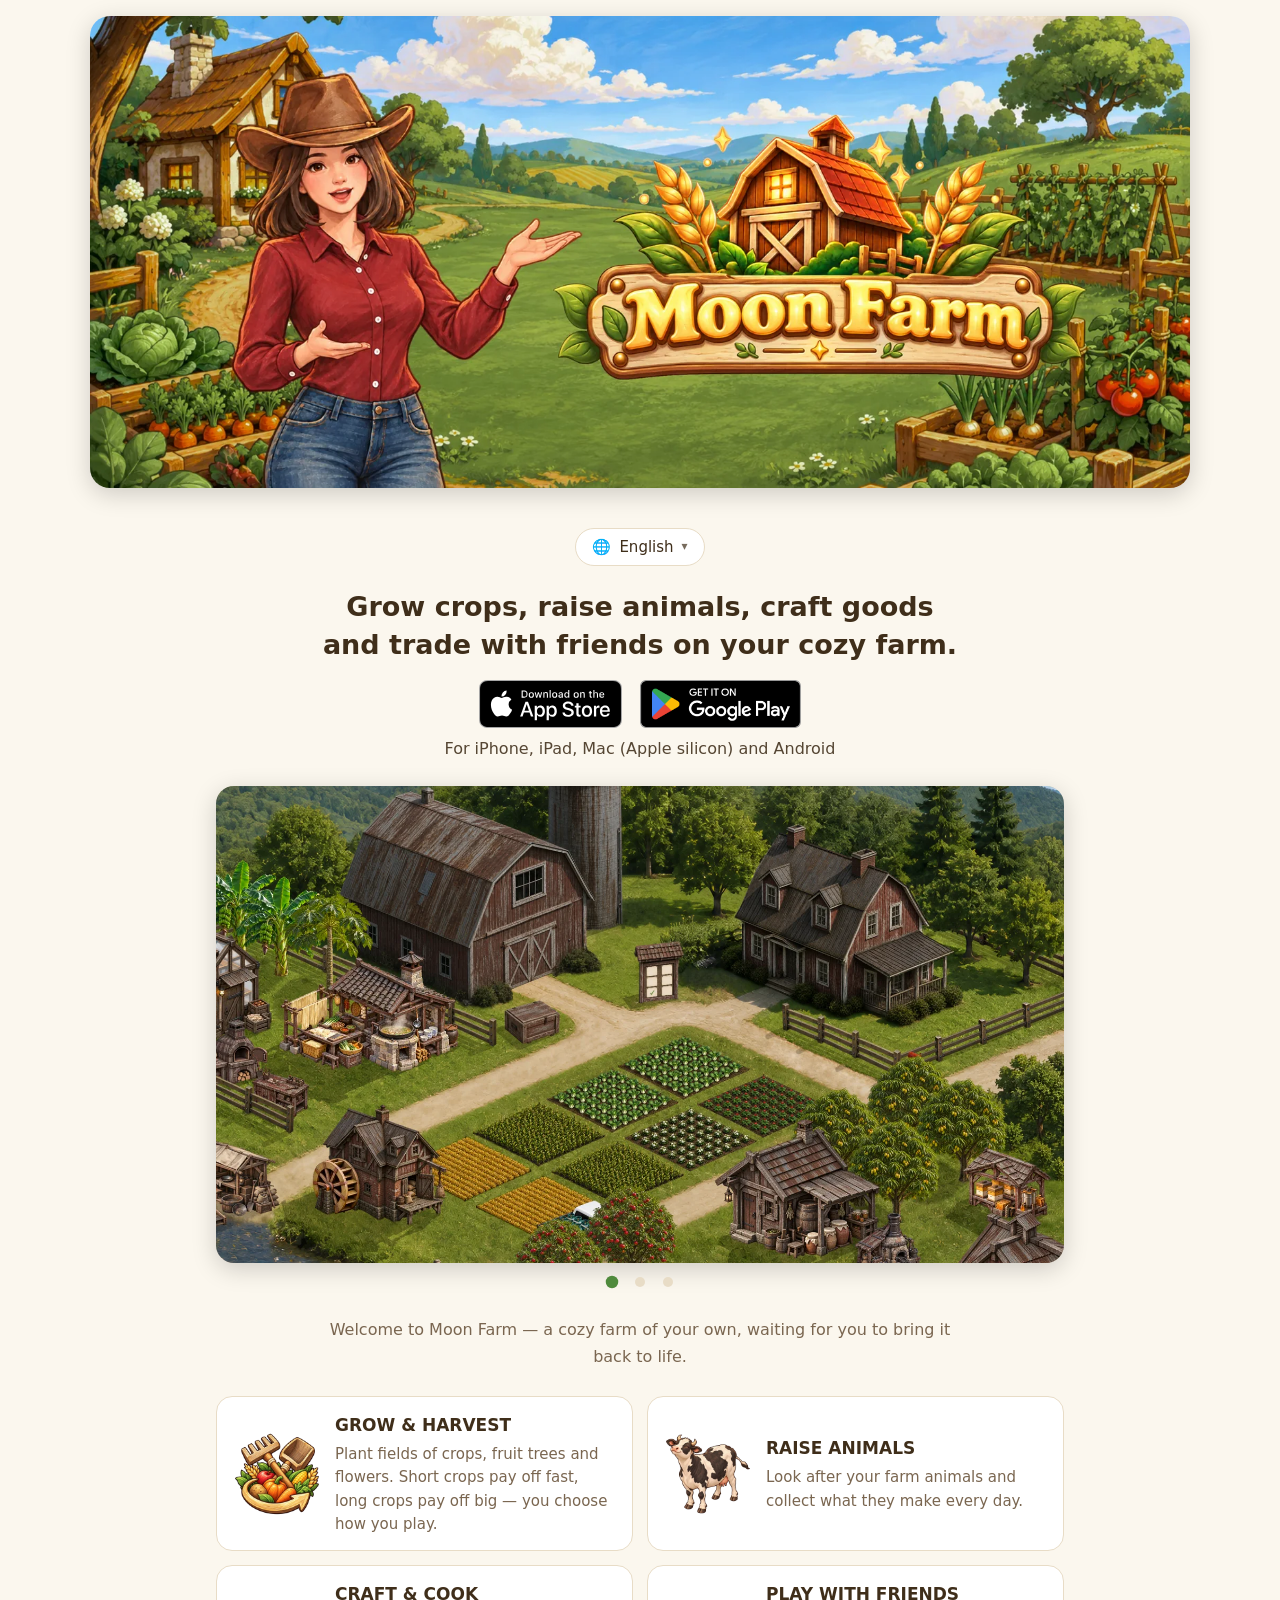
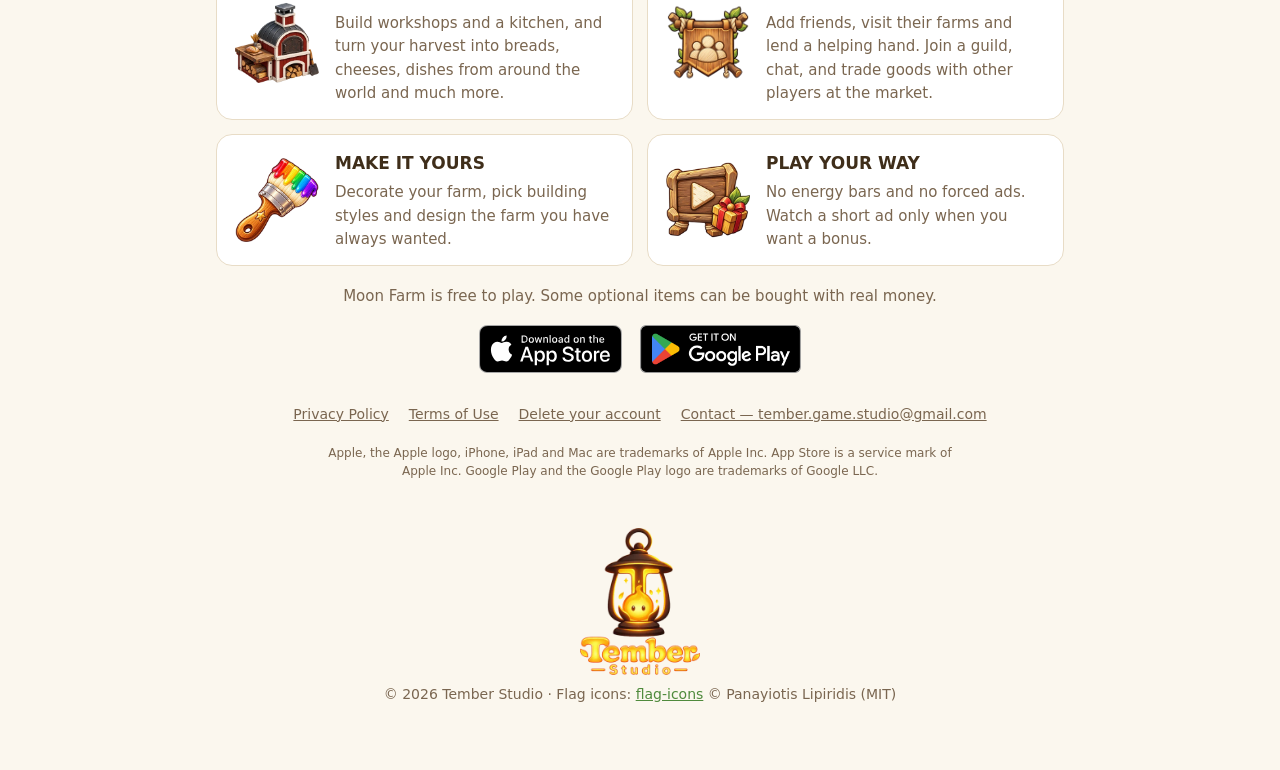
<file: index.html>
<!doctype html>
<html lang="en">
<head>
<meta charset="utf-8"><meta name="viewport" content="width=device-width, initial-scale=1">
<title>Moon Farm — Tember Studio</title>
<meta name="description" content="Moon Farm — grow crops, raise animals, craft goods and trade with friends on your cozy farm. Free to play.">
<meta property="og:title" content="Moon Farm">
<meta property="og:description" content="Grow crops, raise animals, craft goods and trade with friends on your cozy farm.">
<meta property="og:image" content="https://tembergamestudio.github.io/moonfarm/img/og.jpg">
<meta property="og:type" content="website">
<meta name="twitter:card" content="summary_large_image">
<link rel="stylesheet" href="style.css">
</head>
<body class="home">
<div class="hero"><h1><img id="herologo" src="img/hero-en.webp" srcset="img/hero-en-800.webp 800w, img/hero-en.webp 1600w" sizes="(max-width: 1100px) 100vw, 1100px" alt="Moon Farm" width="1600" height="686"></h1></div>
<main>
<header>
<div class="langmenu" id="langmenu"><button type="button" id="langbtn" aria-haspopup="true" aria-expanded="false" aria-label="Language"><span class="globe" aria-hidden="true">🌐</span><span id="langcur">English</span><span class="caret" aria-hidden="true">▾</span></button><div class="lang" id="langbar"><a href="#en" lang="en"><img src="flags/gb.png" alt="" width="20" height="15">English</a><a href="#th" lang="th"><img src="flags/th.png" alt="" width="20" height="15">ภาษาไทย</a><a href="#ja" lang="ja"><img src="flags/jp.png" alt="" width="20" height="15">日本語</a><a href="#ko" lang="ko"><img src="flags/kr.png" alt="" width="20" height="15">한국어</a><a href="#zh-Hant" lang="zh-Hant"><span class="flagtxt" aria-hidden="true">繁</span>繁體中文</a><a href="#de" lang="de"><img src="flags/de.png" alt="" width="20" height="15">Deutsch</a><a href="#fr" lang="fr"><img src="flags/fr.png" alt="" width="20" height="15">Français</a><a href="#es" lang="es"><img src="flags/es.png" alt="" width="20" height="15">Español</a><a href="#pt-BR" lang="pt-BR"><img src="flags/br.png" alt="" width="20" height="15">Português (Brasil)</a><a href="#id" lang="id"><img src="flags/id.png" alt="" width="20" height="15">Bahasa Indonesia</a><a href="#vi" lang="vi"><img src="flags/vn.png" alt="" width="20" height="15">Tiếng Việt</a><a href="#ru" lang="ru"><img src="flags/ru.png" alt="" width="20" height="15">Русский</a><a href="#ar" lang="ar"><img src="flags/sa.png" alt="" width="20" height="15">العربية</a><a href="#it" lang="it"><img src="flags/it.png" alt="" width="20" height="15">Italiano</a><a href="#tr" lang="tr"><img src="flags/tr.png" alt="" width="20" height="15">Türkçe</a></div></div>
</header>
<section id="en" lang="en" data-soon="Coming soon">
<p class="tagline">Grow crops, raise animals, craft goods and trade with friends on your cozy farm.</p>
<div class="cta"><a class="badge" data-store="apple" href="#download"><img src="img/badges/apple-en.svg" alt="App Store" height="48" loading="lazy"></a><a class="badge google" data-store="google" href="#download"><img src="img/badges/google-en.png" alt="Google Play" height="48" loading="lazy"></a></div>
<p class="platforms">For iPhone, iPad, Mac (Apple silicon) and Android</p>
<div class="jointest" role="region" aria-label="Android: join the closed test" hidden>
<h3>Android: join the closed test</h3><p>The Android version is in closed testing. It takes three quick steps:</p>
<ol><li><span>Join our Google Group with the Google account you use on Google Play.</span><a class="jt-btn" href="https://groups.google.com/g/moon-farm-closed-tester" target="_blank" rel="noopener">Join the group</a></li><li><span>Open the test page and tap “Become a tester”.</span><a class="jt-btn" href="https://play.google.com/apps/testing/com.tember.moonfarm" target="_blank" rel="noopener">Open test page</a></li><li><span>Install Moon Farm from Google Play.</span><a class="jt-btn" href="https://play.google.com/store/apps/details?id=com.tember.moonfarm" target="_blank" rel="noopener">Open Google Play</a></li></ol>
<p class="jt-note">The download is large — please use Wi‑Fi. This is a test version and may have bugs.</p><button type="button" class="jt-close">Close</button>
</div>
<p class="lead">Welcome to Moon Farm — a cozy farm of your own, waiting for you to bring it back to life.</p>
<div class="features"><div class="feat"><img src="img/feat-grow.webp" alt="" width="84" height="84" loading="lazy"><div><h3>GROW &amp; HARVEST</h3><p>Plant fields of crops, fruit trees and flowers. Short crops pay off fast, long crops pay off big — you choose how you play.</p></div></div><div class="feat"><img src="img/feat-animals.webp" alt="" width="84" height="84" loading="lazy"><div><h3>RAISE ANIMALS</h3><p>Look after your farm animals and collect what they make every day.</p></div></div><div class="feat"><img src="img/feat-craft.webp" alt="" width="84" height="84" loading="lazy"><div><h3>CRAFT &amp; COOK</h3><p>Build workshops and a kitchen, and turn your harvest into breads, cheeses, dishes from around the world and much more.</p></div></div><div class="feat"><img src="img/feat-friends.webp" alt="" width="84" height="84" loading="lazy"><div><h3>PLAY WITH FRIENDS</h3><p>Add friends, visit their farms and lend a helping hand. Join a guild, chat, and trade goods with other players at the market.</p></div></div><div class="feat"><img src="img/feat-decorate.webp" alt="" width="84" height="84" loading="lazy"><div><h3>MAKE IT YOURS</h3><p>Decorate your farm, pick building styles and design the farm you have always wanted.</p></div></div><div class="feat"><img src="img/feat-play.webp" alt="" width="84" height="84" loading="lazy"><div><h3>PLAY YOUR WAY</h3><p>No energy bars and no forced ads. Watch a short ad only when you want a bonus.</p></div></div></div>
<p class="free">Moon Farm is free to play. Some optional items can be bought with real money.</p>
<div class="cta"><a class="badge" data-store="apple" href="#download"><img src="img/badges/apple-en.svg" alt="App Store" height="48" loading="lazy"></a><a class="badge google" data-store="google" href="#download"><img src="img/badges/google-en.png" alt="Google Play" height="48" loading="lazy"></a></div>
<div class="links legal">
<a href="privacy.html">Privacy Policy</a>
<a href="terms.html">Terms of Use</a>
<a href="delete-account.html">Delete your account</a>
<a href="mailto:tember.game.studio@gmail.com">Contact — tember.game.studio@gmail.com</a>
</div>
<p class="tm">Apple, the Apple logo, iPhone, iPad and Mac are trademarks of Apple Inc. App Store is a service mark of Apple Inc. Google Play and the Google Play logo are trademarks of Google LLC.</p>
</section>
<section id="th" lang="th" data-soon="เร็วๆ นี้">
<p class="tagline">ปลูกพืช เลี้ยงสัตว์ แปรรูปสินค้า และค้าขายกับเพื่อนในฟาร์มแสนอบอุ่นของคุณ</p>
<div class="cta"><a class="badge" data-store="apple" href="#download"><img src="img/badges/apple-th.svg" alt="App Store" height="48" loading="lazy"></a><a class="badge google" data-store="google" href="#download"><img src="img/badges/google-th.png" alt="Google Play" height="48" loading="lazy"></a></div>
<p class="platforms">สำหรับ iPhone, iPad, Mac (ชิป Apple) และ Android</p>
<div class="jointest" role="region" aria-label="Android: เข้าร่วมทดสอบแบบปิด" hidden>
<h3>Android: เข้าร่วมทดสอบแบบปิด</h3><p>เวอร์ชัน Android อยู่ในช่วงทดสอบแบบปิด ทำตามสามขั้นตอนสั้นๆ</p>
<ol><li><span>เข้ากลุ่ม Google ของเราด้วยบัญชี Google ที่ใช้ใน Google Play</span><a class="jt-btn" href="https://groups.google.com/g/moon-farm-closed-tester" target="_blank" rel="noopener">เข้ากลุ่ม</a></li><li><span>เปิดหน้าทดสอบ แล้วกด “Become a tester”</span><a class="jt-btn" href="https://play.google.com/apps/testing/com.tember.moonfarm" target="_blank" rel="noopener">เปิดหน้าทดสอบ</a></li><li><span>ติดตั้ง Moon Farm จาก Google Play</span><a class="jt-btn" href="https://play.google.com/store/apps/details?id=com.tember.moonfarm" target="_blank" rel="noopener">เปิด Google Play</a></li></ol>
<p class="jt-note">ไฟล์เกมค่อนข้างใหญ่ แนะนำให้ใช้ Wi‑Fi และนี่เป็นเวอร์ชันทดสอบ อาจพบบั๊กได้</p><button type="button" class="jt-close">ปิด</button>
</div>
<p class="lead">ยินดีต้อนรับสู่ Moon Farm — ฟาร์มอบอุ่นของคุณเอง ที่รอให้คุณมาฟื้นคืนชีวิตอีกครั้ง</p>
<div class="features"><div class="feat"><img src="img/feat-grow.webp" alt="" width="84" height="84" loading="lazy"><div><h3>ปลูกและเก็บเกี่ยว</h3><p>ปลูกพืชไร่ ไม้ผล และดอกไม้ พืชโตไวได้ผลเร็ว พืชโตช้าได้ผลคุ้ม เลือกเล่นในแบบของคุณ</p></div></div><div class="feat"><img src="img/feat-animals.webp" alt="" width="84" height="84" loading="lazy"><div><h3>เลี้ยงสัตว์</h3><p>ดูแลสัตว์ในฟาร์ม แล้วเก็บผลผลิตจากพวกมันทุกวัน</p></div></div><div class="feat"><img src="img/feat-craft.webp" alt="" width="84" height="84" loading="lazy"><div><h3>แปรรูปและทำอาหาร</h3><p>สร้างโรงงานและครัว เปลี่ยนผลผลิตเป็นขนมปัง ชีส อาหารจากทั่วโลก และอีกมากมาย</p></div></div><div class="feat"><img src="img/feat-friends.webp" alt="" width="84" height="84" loading="lazy"><div><h3>เล่นกับเพื่อน</h3><p>เพิ่มเพื่อน ไปเยี่ยมและช่วยฟาร์มเพื่อน เข้ากิลด์ แชต และซื้อขายของกับผู้เล่นคนอื่นในตลาด</p></div></div><div class="feat"><img src="img/feat-decorate.webp" alt="" width="84" height="84" loading="lazy"><div><h3>แต่งฟาร์มในแบบคุณ</h3><p>ตกแต่งฟาร์ม เลือกสไตล์อาคาร และสร้างฟาร์มในฝันของคุณ</p></div></div><div class="feat"><img src="img/feat-play.webp" alt="" width="84" height="84" loading="lazy"><div><h3>เล่นตามจังหวะของคุณ</h3><p>ไม่มีแถบพลังงาน ไม่มีโฆษณาบังคับ ดูโฆษณาสั้น ๆ เฉพาะตอนที่อยากได้โบนัสเท่านั้น</p></div></div></div>
<p class="free">Moon Farm เล่นฟรี มีไอเท็มเสริมบางอย่างที่ซื้อด้วยเงินจริงได้</p>
<div class="cta"><a class="badge" data-store="apple" href="#download"><img src="img/badges/apple-th.svg" alt="App Store" height="48" loading="lazy"></a><a class="badge google" data-store="google" href="#download"><img src="img/badges/google-th.png" alt="Google Play" height="48" loading="lazy"></a></div>
<div class="links legal">
<a href="privacy.html">นโยบายความเป็นส่วนตัว</a>
<a href="terms.html">ข้อตกลงการใช้งาน</a>
<a href="delete-account.html">ขอลบบัญชี</a>
<a href="mailto:tember.game.studio@gmail.com">ติดต่อทีมงาน — tember.game.studio@gmail.com</a>
</div>
<p class="tm">Apple, โลโก้ Apple, iPhone, iPad และ Mac เป็นเครื่องหมายการค้าของ Apple Inc. App Store เป็นเครื่องหมายบริการของ Apple Inc. Google Play และโลโก้ Google Play เป็นเครื่องหมายการค้าของ Google LLC</p>
</section>
<section id="ja" lang="ja" data-soon="近日公開">
<p class="tagline">作物を育て、動物を飼い、品物を作って、仲間と取引しよう。ほっこり農場ライフ。</p>
<div class="cta"><a class="badge" data-store="apple" href="#download"><img src="img/badges/apple-ja.svg" alt="App Store" height="48" loading="lazy"></a><a class="badge google" data-store="google" href="#download"><img src="img/badges/google-ja.png" alt="Google Play" height="48" loading="lazy"></a></div>
<p class="platforms">iPhone・iPad・Mac（Appleシリコン）・Android 対応</p>
<div class="jointest" role="region" aria-label="Android：クローズドテストに参加" hidden>
<h3>Android：クローズドテストに参加</h3><p>Android版はクローズドテスト中です。3ステップで参加できます。</p>
<ol><li><span>Google Playで使っているGoogleアカウントで、Googleグループに参加します。</span><a class="jt-btn" href="https://groups.google.com/g/moon-farm-closed-tester" target="_blank" rel="noopener">グループに参加</a></li><li><span>テスト用ページを開き、「Become a tester（テスターになる）」をタップします。</span><a class="jt-btn" href="https://play.google.com/apps/testing/com.tember.moonfarm" target="_blank" rel="noopener">テストページを開く</a></li><li><span>Google PlayからMoon Farmをインストールします。</span><a class="jt-btn" href="https://play.google.com/store/apps/details?id=com.tember.moonfarm" target="_blank" rel="noopener">Google Playを開く</a></li></ol>
<p class="jt-note">ダウンロードサイズが大きいため、Wi‑Fiでの利用をおすすめします。テスト版のため不具合が出る場合があります。</p><button type="button" class="jt-close">閉じる</button>
</div>
<p class="lead">Moon Farm へようこそ — あなたの手で再びにぎわいを取り戻す、ほっこりした自分だけの農場です。</p>
<div class="features"><div class="feat"><img src="img/feat-grow.webp" alt="" width="84" height="84" loading="lazy"><div><h3>育てて収穫</h3><p>畑の作物、果樹、花を育てましょう。早く育つ作物はすぐに稼げて、じっくり育つ作物は大きく稼げます。遊び方はあなた次第。</p></div></div><div class="feat"><img src="img/feat-animals.webp" alt="" width="84" height="84" loading="lazy"><div><h3>動物を育てる</h3><p>農場の動物たちのお世話をして、毎日の恵みを集めましょう。</p></div></div><div class="feat"><img src="img/feat-craft.webp" alt="" width="84" height="84" loading="lazy"><div><h3>加工と料理</h3><p>工房とキッチンを建てて、収穫物をパンやチーズ、世界の料理などに変えましょう。</p></div></div><div class="feat"><img src="img/feat-friends.webp" alt="" width="84" height="84" loading="lazy"><div><h3>フレンドと遊ぶ</h3><p>フレンドを追加して農場を訪れ、お手伝いしましょう。ギルドに入ってチャットし、マーケットで他のプレイヤーと取引できます。</p></div></div><div class="feat"><img src="img/feat-decorate.webp" alt="" width="84" height="84" loading="lazy"><div><h3>自分らしく</h3><p>農場を飾り、建物のスタイルを選んで、理想の農場を作りましょう。</p></div></div><div class="feat"><img src="img/feat-play.webp" alt="" width="84" height="84" loading="lazy"><div><h3>自分のペースで</h3><p>スタミナ制なし、強制広告なし。ボーナスがほしい時だけ短い広告を見られます。</p></div></div></div>
<p class="free">Moon Farm は基本プレイ無料です。一部のアイテムは任意で購入できます。</p>
<div class="cta"><a class="badge" data-store="apple" href="#download"><img src="img/badges/apple-ja.svg" alt="App Store" height="48" loading="lazy"></a><a class="badge google" data-store="google" href="#download"><img src="img/badges/google-ja.png" alt="Google Play" height="48" loading="lazy"></a></div>
<div class="links legal">
<a href="privacy.html">プライバシーポリシー</a>
<a href="terms.html">利用規約</a>
<a href="delete-account.html">アカウントの削除</a>
<a href="mailto:tember.game.studio@gmail.com">お問い合わせ — tember.game.studio@gmail.com</a>
</div>
<p class="tm">Apple、Appleロゴ、iPhone、iPad、Mac は Apple Inc. の商標です。App Store は Apple Inc. のサービスマークです。Google Play および Google Play ロゴは Google LLC の商標です。</p>
</section>
<section id="ko" lang="ko" data-soon="곧 만나요">
<p class="tagline">작물을 키우고, 동물을 돌보고, 물건을 만들어 친구와 거래하는 아늑한 농장!</p>
<div class="cta"><a class="badge" data-store="apple" href="#download"><img src="img/badges/apple-ko.svg" alt="App Store" height="48" loading="lazy"></a><a class="badge google" data-store="google" href="#download"><img src="img/badges/google-ko.png" alt="Google Play" height="48" loading="lazy"></a></div>
<p class="platforms">iPhone, iPad, Mac(Apple 실리콘), Android 지원</p>
<div class="jointest" role="region" aria-label="Android: 비공개 테스트 참여하기" hidden>
<h3>Android: 비공개 테스트 참여하기</h3><p>Android 버전은 비공개 테스트 중이에요. 세 단계면 참여할 수 있어요.</p>
<ol><li><span>Google Play에서 사용하는 Google 계정으로 Google 그룹에 가입해 주세요.</span><a class="jt-btn" href="https://groups.google.com/g/moon-farm-closed-tester" target="_blank" rel="noopener">그룹 가입</a></li><li><span>테스트 페이지를 열고 “Become a tester(테스터 되기)”를 눌러 주세요.</span><a class="jt-btn" href="https://play.google.com/apps/testing/com.tember.moonfarm" target="_blank" rel="noopener">테스트 페이지 열기</a></li><li><span>Google Play에서 Moon Farm을 설치해 주세요.</span><a class="jt-btn" href="https://play.google.com/store/apps/details?id=com.tember.moonfarm" target="_blank" rel="noopener">Google Play 열기</a></li></ol>
<p class="jt-note">용량이 커서 Wi‑Fi 사용을 권장해요. 테스트 버전이라 오류가 있을 수 있어요.</p><button type="button" class="jt-close">닫기</button>
</div>
<p class="lead">Moon Farm에 오신 것을 환영합니다 — 당신의 손길로 다시 살아날 아늑한 나만의 농장입니다.</p>
<div class="features"><div class="feat"><img src="img/feat-grow.webp" alt="" width="84" height="84" loading="lazy"><div><h3>키우고 수확하기</h3><p>밭작물, 과일나무, 꽃을 키워 보세요. 빨리 자라는 작물은 금방, 오래 자라는 작물은 크게 벌 수 있어요. 플레이 방식은 자유!</p></div></div><div class="feat"><img src="img/feat-animals.webp" alt="" width="84" height="84" loading="lazy"><div><h3>동물 키우기</h3><p>농장 동물들을 돌보고 매일 만들어 내는 생산물을 모으세요.</p></div></div><div class="feat"><img src="img/feat-craft.webp" alt="" width="84" height="84" loading="lazy"><div><h3>가공과 요리</h3><p>작업장과 주방을 지어 수확물을 빵, 치즈, 세계 각국의 요리 등으로 만들어 보세요.</p></div></div><div class="feat"><img src="img/feat-friends.webp" alt="" width="84" height="84" loading="lazy"><div><h3>친구와 함께</h3><p>친구를 추가하고 농장을 방문해 도와주세요. 길드에 들어가 채팅하고 마켓에서 다른 플레이어와 거래하세요.</p></div></div><div class="feat"><img src="img/feat-decorate.webp" alt="" width="84" height="84" loading="lazy"><div><h3>나만의 농장</h3><p>농장을 꾸미고 건물 스타일을 골라 꿈꾸던 농장을 만들어 보세요.</p></div></div><div class="feat"><img src="img/feat-play.webp" alt="" width="84" height="84" loading="lazy"><div><h3>내 페이스대로</h3><p>에너지 제한도, 강제 광고도 없어요. 보너스가 필요할 때만 짧은 광고를 보면 됩니다.</p></div></div></div>
<p class="free">Moon Farm은 무료로 플레이할 수 있으며, 일부 아이템은 유료로 구매할 수 있습니다.</p>
<div class="cta"><a class="badge" data-store="apple" href="#download"><img src="img/badges/apple-ko.svg" alt="App Store" height="48" loading="lazy"></a><a class="badge google" data-store="google" href="#download"><img src="img/badges/google-ko.png" alt="Google Play" height="48" loading="lazy"></a></div>
<div class="links legal">
<a href="privacy.html">개인정보 처리방침</a>
<a href="terms.html">이용약관</a>
<a href="delete-account.html">계정 삭제</a>
<a href="mailto:tember.game.studio@gmail.com">문의 — tember.game.studio@gmail.com</a>
</div>
<p class="tm">Apple, Apple 로고, iPhone, iPad, Mac은 Apple Inc.의 상표입니다. App Store는 Apple Inc.의 서비스 마크입니다. Google Play 및 Google Play 로고는 Google LLC의 상표입니다.</p>
</section>
<section id="zh-Hant" lang="zh-Hant" data-soon="即將推出">
<p class="tagline">種作物、養動物、做商品，和朋友一起交易，打造溫馨的專屬農場！</p>
<div class="cta"><a class="badge" data-store="apple" href="#download"><img src="img/badges/apple-zh-Hant.svg" alt="App Store" height="48" loading="lazy"></a><a class="badge google" data-store="google" href="#download"><img src="img/badges/google-zh-Hant.png" alt="Google Play" height="48" loading="lazy"></a></div>
<p class="platforms">支援 iPhone、iPad、Mac（Apple 晶片）與 Android</p>
<div class="jointest" role="region" aria-label="Android：加入封閉式測試" hidden>
<h3>Android：加入封閉式測試</h3><p>Android 版目前為封閉式測試，只要三個步驟。</p>
<ol><li><span>用你在 Google Play 使用的 Google 帳號加入我們的 Google 群組。</span><a class="jt-btn" href="https://groups.google.com/g/moon-farm-closed-tester" target="_blank" rel="noopener">加入群組</a></li><li><span>開啟測試頁面，點選「Become a tester（成為測試人員）」。</span><a class="jt-btn" href="https://play.google.com/apps/testing/com.tember.moonfarm" target="_blank" rel="noopener">開啟測試頁面</a></li><li><span>從 Google Play 安裝 Moon Farm。</span><a class="jt-btn" href="https://play.google.com/store/apps/details?id=com.tember.moonfarm" target="_blank" rel="noopener">開啟 Google Play</a></li></ol>
<p class="jt-note">檔案較大，建議使用 Wi‑Fi。這是測試版本，可能會有錯誤。</p><button type="button" class="jt-close">關閉</button>
</div>
<p class="lead">歡迎來到 Moon Farm — 一座等你讓它重新熱鬧起來的溫馨專屬農場。</p>
<div class="features"><div class="feat"><img src="img/feat-grow.webp" alt="" width="84" height="84" loading="lazy"><div><h3>種植與收成</h3><p>種植作物、果樹與花朵。成長快的作物賺得快，成長慢的作物賺得多，玩法由你決定。</p></div></div><div class="feat"><img src="img/feat-animals.webp" alt="" width="84" height="84" loading="lazy"><div><h3>飼養動物</h3><p>照顧農場裡的動物，每天收集牠們的產物。</p></div></div><div class="feat"><img src="img/feat-craft.webp" alt="" width="84" height="84" loading="lazy"><div><h3>加工與料理</h3><p>建造工坊和廚房，把收成做成麵包、起司、世界各地的料理等等。</p></div></div><div class="feat"><img src="img/feat-friends.webp" alt="" width="84" height="84" loading="lazy"><div><h3>和朋友一起玩</h3><p>加好友、拜訪並幫忙他們的農場。加入公會聊天，並在市集與其他玩家交易。</p></div></div><div class="feat"><img src="img/feat-decorate.webp" alt="" width="84" height="84" loading="lazy"><div><h3>打造你的風格</h3><p>裝飾農場、挑選建築風格，打造你夢想中的農場。</p></div></div><div class="feat"><img src="img/feat-play.webp" alt="" width="84" height="84" loading="lazy"><div><h3>依你的步調</h3><p>沒有體力限制，也沒有強制廣告。只有想要獎勵時才看短廣告。</p></div></div></div>
<p class="free">Moon Farm 可免費遊玩，部分選購道具可用真實貨幣購買。</p>
<div class="cta"><a class="badge" data-store="apple" href="#download"><img src="img/badges/apple-zh-Hant.svg" alt="App Store" height="48" loading="lazy"></a><a class="badge google" data-store="google" href="#download"><img src="img/badges/google-zh-Hant.png" alt="Google Play" height="48" loading="lazy"></a></div>
<div class="links legal">
<a href="privacy.html">隱私權政策</a>
<a href="terms.html">使用條款</a>
<a href="delete-account.html">刪除帳號</a>
<a href="mailto:tember.game.studio@gmail.com">聯絡我們 — tember.game.studio@gmail.com</a>
</div>
<p class="tm">Apple、Apple 標誌、iPhone、iPad 與 Mac 為 Apple Inc. 的商標。App Store 為 Apple Inc. 的服務標章。Google Play 與 Google Play 標誌為 Google LLC 的商標。</p>
</section>
<section id="de" lang="de" data-soon="Demnächst verfügbar">
<p class="tagline">Baue an, halte Tiere, stelle Waren her und handle mit Freunden auf deinem Hof!</p>
<div class="cta"><a class="badge" data-store="apple" href="#download"><img src="img/badges/apple-de.svg" alt="App Store" height="48" loading="lazy"></a><a class="badge google" data-store="google" href="#download"><img src="img/badges/google-de.png" alt="Google Play" height="48" loading="lazy"></a></div>
<p class="platforms">Für iPhone, iPad, Mac (Apple Silicon) und Android</p>
<div class="jointest" role="region" aria-label="Android: am geschlossenen Test teilnehmen" hidden>
<h3>Android: am geschlossenen Test teilnehmen</h3><p>Die Android-Version ist im geschlossenen Test. In drei kurzen Schritten dabei:</p>
<ol><li><span>Tritt unserer Google-Gruppe mit dem Google-Konto bei, das du in Google Play nutzt.</span><a class="jt-btn" href="https://groups.google.com/g/moon-farm-closed-tester" target="_blank" rel="noopener">Gruppe beitreten</a></li><li><span>Öffne die Testseite und tippe auf „Become a tester“ (Tester werden).</span><a class="jt-btn" href="https://play.google.com/apps/testing/com.tember.moonfarm" target="_blank" rel="noopener">Testseite öffnen</a></li><li><span>Installiere Moon Farm aus Google Play.</span><a class="jt-btn" href="https://play.google.com/store/apps/details?id=com.tember.moonfarm" target="_blank" rel="noopener">Google Play öffnen</a></li></ol>
<p class="jt-note">Der Download ist groß – bitte WLAN nutzen. Dies ist eine Testversion und kann Fehler enthalten.</p><button type="button" class="jt-close">Schließen</button>
</div>
<p class="lead">Willkommen auf Moon Farm — deinem eigenen gemütlichen Hof, der darauf wartet, wieder zum Leben erweckt zu werden.</p>
<div class="features"><div class="feat"><img src="img/feat-grow.webp" alt="" width="84" height="84" loading="lazy"><div><h3>ANBAUEN &amp; ERNTEN</h3><p>Pflanze Felder, Obstbäume und Blumen an. Schnelle Pflanzen bringen schnell Geld, langsame bringen viel — du entscheidest, wie du spielst.</p></div></div><div class="feat"><img src="img/feat-animals.webp" alt="" width="84" height="84" loading="lazy"><div><h3>TIERE HALTEN</h3><p>Kümmere dich um deine Hoftiere und sammle jeden Tag, was sie erzeugen.</p></div></div><div class="feat"><img src="img/feat-craft.webp" alt="" width="84" height="84" loading="lazy"><div><h3>HERSTELLEN &amp; KOCHEN</h3><p>Baue Werkstätten und eine Küche und verarbeite deine Ernte zu Brot, Käse, Gerichten aus aller Welt und vielem mehr.</p></div></div><div class="feat"><img src="img/feat-friends.webp" alt="" width="84" height="84" loading="lazy"><div><h3>MIT FREUNDEN SPIELEN</h3><p>Füge Freunde hinzu, besuche ihre Höfe und hilf ihnen. Tritt einer Gilde bei, chatte und handle auf dem Markt mit anderen Spielern.</p></div></div><div class="feat"><img src="img/feat-decorate.webp" alt="" width="84" height="84" loading="lazy"><div><h3>DEIN STIL</h3><p>Dekoriere deinen Hof, wähle Gebäudestile und gestalte den Hof deiner Träume.</p></div></div><div class="feat"><img src="img/feat-play.webp" alt="" width="84" height="84" loading="lazy"><div><h3>DEIN TEMPO</h3><p>Keine Energieleisten und keine erzwungene Werbung. Sieh dir nur dann ein kurzes Video an, wenn du einen Bonus willst.</p></div></div></div>
<p class="free">Moon Farm ist kostenlos spielbar. Einige optionale Gegenstände können mit echtem Geld gekauft werden.</p>
<div class="cta"><a class="badge" data-store="apple" href="#download"><img src="img/badges/apple-de.svg" alt="App Store" height="48" loading="lazy"></a><a class="badge google" data-store="google" href="#download"><img src="img/badges/google-de.png" alt="Google Play" height="48" loading="lazy"></a></div>
<div class="links legal">
<a href="privacy.html">Datenschutzerklärung</a>
<a href="terms.html">Nutzungsbedingungen</a>
<a href="delete-account.html">Konto löschen</a>
<a href="mailto:tember.game.studio@gmail.com">Kontakt — tember.game.studio@gmail.com</a>
</div>
<p class="tm">Apple, das Apple Logo, iPhone, iPad und Mac sind Marken von Apple Inc. App Store ist eine Dienstleistungsmarke von Apple Inc. Google Play und das Google Play Logo sind Marken von Google LLC.</p>
</section>
<section id="fr" lang="fr" data-soon="Bientôt disponible">
<p class="tagline">Cultive, élève des animaux, fabrique des produits et échange avec tes amis !</p>
<div class="cta"><a class="badge" data-store="apple" href="#download"><img src="img/badges/apple-fr.svg" alt="App Store" height="48" loading="lazy"></a><a class="badge google" data-store="google" href="#download"><img src="img/badges/google-fr.png" alt="Google Play" height="48" loading="lazy"></a></div>
<p class="platforms">Pour iPhone, iPad, Mac (puce Apple) et Android</p>
<div class="jointest" role="region" aria-label="Android : rejoindre le test fermé" hidden>
<h3>Android : rejoindre le test fermé</h3><p>La version Android est en test fermé. Trois étapes rapides :</p>
<ol><li><span>Rejoignez notre groupe Google avec le compte Google que vous utilisez sur Google Play.</span><a class="jt-btn" href="https://groups.google.com/g/moon-farm-closed-tester" target="_blank" rel="noopener">Rejoindre le groupe</a></li><li><span>Ouvrez la page de test et touchez « Become a tester » (Devenir testeur).</span><a class="jt-btn" href="https://play.google.com/apps/testing/com.tember.moonfarm" target="_blank" rel="noopener">Ouvrir la page de test</a></li><li><span>Installez Moon Farm depuis Google Play.</span><a class="jt-btn" href="https://play.google.com/store/apps/details?id=com.tember.moonfarm" target="_blank" rel="noopener">Ouvrir Google Play</a></li></ol>
<p class="jt-note">Le téléchargement est volumineux : privilégiez le Wi‑Fi. Il s’agit d’une version de test pouvant contenir des bugs.</p><button type="button" class="jt-close">Fermer</button>
</div>
<p class="lead">Bienvenue à Moon Farm — ta propre ferme douillette, qui n’attend que toi pour reprendre vie.</p>
<div class="features"><div class="feat"><img src="img/feat-grow.webp" alt="" width="84" height="84" loading="lazy"><div><h3>CULTIVE &amp; RÉCOLTE</h3><p>Plante des cultures, des arbres fruitiers et des fleurs. Les cultures rapides rapportent vite, les longues rapportent gros — tu choisis ta façon de jouer.</p></div></div><div class="feat"><img src="img/feat-animals.webp" alt="" width="84" height="84" loading="lazy"><div><h3>ÉLÈVE DES ANIMAUX</h3><p>Prends soin des animaux de ta ferme et récolte chaque jour ce qu’ils produisent.</p></div></div><div class="feat"><img src="img/feat-craft.webp" alt="" width="84" height="84" loading="lazy"><div><h3>FABRIQUE &amp; CUISINE</h3><p>Construis des ateliers et une cuisine, et transforme ta récolte en pains, fromages, plats du monde entier et bien plus.</p></div></div><div class="feat"><img src="img/feat-friends.webp" alt="" width="84" height="84" loading="lazy"><div><h3>JOUE AVEC TES AMIS</h3><p>Ajoute des amis, visite leurs fermes et donne-leur un coup de main. Rejoins une guilde, discute et échange avec d’autres joueurs au marché.</p></div></div><div class="feat"><img src="img/feat-decorate.webp" alt="" width="84" height="84" loading="lazy"><div><h3>À TON IMAGE</h3><p>Décore ta ferme, choisis le style des bâtiments et crée la ferme de tes rêves.</p></div></div><div class="feat"><img src="img/feat-play.webp" alt="" width="84" height="84" loading="lazy"><div><h3>À TON RYTHME</h3><p>Pas de barre d’énergie ni de pubs imposées. Regarde une courte pub seulement quand tu veux un bonus.</p></div></div></div>
<p class="free">Moon Farm est gratuit. Certains objets facultatifs peuvent être achetés avec de l’argent réel.</p>
<div class="cta"><a class="badge" data-store="apple" href="#download"><img src="img/badges/apple-fr.svg" alt="App Store" height="48" loading="lazy"></a><a class="badge google" data-store="google" href="#download"><img src="img/badges/google-fr.png" alt="Google Play" height="48" loading="lazy"></a></div>
<div class="links legal">
<a href="privacy.html">Politique de confidentialité</a>
<a href="terms.html">Conditions d'utilisation</a>
<a href="delete-account.html">Supprimer votre compte</a>
<a href="mailto:tember.game.studio@gmail.com">Contact — tember.game.studio@gmail.com</a>
</div>
<p class="tm">Apple, le logo Apple, iPhone, iPad et Mac sont des marques d’Apple Inc. App Store est une marque de service d’Apple Inc. Google Play et le logo Google Play sont des marques de Google LLC.</p>
</section>
<section id="es" lang="es" data-soon="Próximamente">
<p class="tagline">Cultiva, cría animales, fabrica productos y comercia con amigos en tu granja.</p>
<div class="cta"><a class="badge" data-store="apple" href="#download"><img src="img/badges/apple-es.svg" alt="App Store" height="48" loading="lazy"></a><a class="badge google" data-store="google" href="#download"><img src="img/badges/google-es.png" alt="Google Play" height="48" loading="lazy"></a></div>
<p class="platforms">Para iPhone, iPad, Mac (chip Apple) y Android</p>
<div class="jointest" role="region" aria-label="Android: únete a la prueba cerrada" hidden>
<h3>Android: únete a la prueba cerrada</h3><p>La versión de Android está en prueba cerrada. Son tres pasos rápidos:</p>
<ol><li><span>Únete a nuestro grupo de Google con la cuenta de Google que usas en Google Play.</span><a class="jt-btn" href="https://groups.google.com/g/moon-farm-closed-tester" target="_blank" rel="noopener">Unirse al grupo</a></li><li><span>Abre la página de la prueba y toca «Become a tester» (Ser probador).</span><a class="jt-btn" href="https://play.google.com/apps/testing/com.tember.moonfarm" target="_blank" rel="noopener">Abrir página de prueba</a></li><li><span>Instala Moon Farm desde Google Play.</span><a class="jt-btn" href="https://play.google.com/store/apps/details?id=com.tember.moonfarm" target="_blank" rel="noopener">Abrir Google Play</a></li></ol>
<p class="jt-note">La descarga es grande: usa Wi‑Fi. Es una versión de prueba y puede tener errores.</p><button type="button" class="jt-close">Cerrar</button>
</div>
<p class="lead">Bienvenido a Moon Farm: tu propia granja acogedora, esperando a que le devuelvas la vida.</p>
<div class="features"><div class="feat"><img src="img/feat-grow.webp" alt="" width="84" height="84" loading="lazy"><div><h3>CULTIVA Y COSECHA</h3><p>Planta cultivos, árboles frutales y flores. Los cultivos rápidos dan ganancias pronto y los lentos dan más: tú eliges cómo jugar.</p></div></div><div class="feat"><img src="img/feat-animals.webp" alt="" width="84" height="84" loading="lazy"><div><h3>CRÍA ANIMALES</h3><p>Cuida de los animales de tu granja y recoge cada día lo que producen.</p></div></div><div class="feat"><img src="img/feat-craft.webp" alt="" width="84" height="84" loading="lazy"><div><h3>FABRICA Y COCINA</h3><p>Construye talleres y una cocina, y convierte tu cosecha en panes, quesos, platos de todo el mundo y mucho más.</p></div></div><div class="feat"><img src="img/feat-friends.webp" alt="" width="84" height="84" loading="lazy"><div><h3>JUEGA CON AMIGOS</h3><p>Añade amigos, visita sus granjas y échales una mano. Únete a un gremio, chatea y comercia con otros jugadores en el mercado.</p></div></div><div class="feat"><img src="img/feat-decorate.webp" alt="" width="84" height="84" loading="lazy"><div><h3>A TU ESTILO</h3><p>Decora tu granja, elige estilos de edificios y crea la granja de tus sueños.</p></div></div><div class="feat"><img src="img/feat-play.webp" alt="" width="84" height="84" loading="lazy"><div><h3>A TU RITMO</h3><p>Sin barras de energía ni anuncios obligatorios. Mira un anuncio corto solo cuando quieras un extra.</p></div></div></div>
<p class="free">Moon Farm es gratis. Algunos objetos opcionales pueden comprarse con dinero real.</p>
<div class="cta"><a class="badge" data-store="apple" href="#download"><img src="img/badges/apple-es.svg" alt="App Store" height="48" loading="lazy"></a><a class="badge google" data-store="google" href="#download"><img src="img/badges/google-es.png" alt="Google Play" height="48" loading="lazy"></a></div>
<div class="links legal">
<a href="privacy.html">Política de privacidad</a>
<a href="terms.html">Términos de uso</a>
<a href="delete-account.html">Eliminar tu cuenta</a>
<a href="mailto:tember.game.studio@gmail.com">Contacto — tember.game.studio@gmail.com</a>
</div>
<p class="tm">Apple, el logotipo de Apple, iPhone, iPad y Mac son marcas comerciales de Apple Inc. App Store es una marca de servicio de Apple Inc. Google Play y el logotipo de Google Play son marcas comerciales de Google LLC.</p>
</section>
<section id="pt-BR" lang="pt-BR" data-soon="Em breve">
<p class="tagline">Plante, crie animais, produza itens e negocie com amigos na sua fazenda.</p>
<div class="cta"><a class="badge" data-store="apple" href="#download"><img src="img/badges/apple-pt-BR.svg" alt="App Store" height="48" loading="lazy"></a><a class="badge google" data-store="google" href="#download"><img src="img/badges/google-pt-BR.png" alt="Google Play" height="48" loading="lazy"></a></div>
<p class="platforms">Para iPhone, iPad, Mac (chip Apple) e Android</p>
<div class="jointest" role="region" aria-label="Android: participe do teste fechado" hidden>
<h3>Android: participe do teste fechado</h3><p>A versão Android está em teste fechado. São três passos rápidos:</p>
<ol><li><span>Entre no nosso grupo do Google com a conta Google que você usa no Google Play.</span><a class="jt-btn" href="https://groups.google.com/g/moon-farm-closed-tester" target="_blank" rel="noopener">Entrar no grupo</a></li><li><span>Abra a página do teste e toque em “Become a tester” (Ser testador).</span><a class="jt-btn" href="https://play.google.com/apps/testing/com.tember.moonfarm" target="_blank" rel="noopener">Abrir página do teste</a></li><li><span>Instale o Moon Farm pelo Google Play.</span><a class="jt-btn" href="https://play.google.com/store/apps/details?id=com.tember.moonfarm" target="_blank" rel="noopener">Abrir Google Play</a></li></ol>
<p class="jt-note">O download é grande: use Wi‑Fi. Esta é uma versão de teste e pode ter bugs.</p><button type="button" class="jt-close">Fechar</button>
</div>
<p class="lead">Bem-vindo à Moon Farm — sua própria fazenda aconchegante, esperando você trazê-la de volta à vida.</p>
<div class="features"><div class="feat"><img src="img/feat-grow.webp" alt="" width="84" height="84" loading="lazy"><div><h3>PLANTE E COLHA</h3><p>Plante lavouras, árvores frutíferas e flores. Plantas rápidas rendem logo e as demoradas rendem mais — você escolhe como jogar.</p></div></div><div class="feat"><img src="img/feat-animals.webp" alt="" width="84" height="84" loading="lazy"><div><h3>CRIE ANIMAIS</h3><p>Cuide dos animais da fazenda e colete o que eles produzem todos os dias.</p></div></div><div class="feat"><img src="img/feat-craft.webp" alt="" width="84" height="84" loading="lazy"><div><h3>PRODUZA E COZINHE</h3><p>Construa oficinas e uma cozinha e transforme sua colheita em pães, queijos, pratos do mundo todo e muito mais.</p></div></div><div class="feat"><img src="img/feat-friends.webp" alt="" width="84" height="84" loading="lazy"><div><h3>JOGUE COM AMIGOS</h3><p>Adicione amigos, visite as fazendas deles e dê uma ajuda. Entre em uma guilda, converse e negocie com outros jogadores no mercado.</p></div></div><div class="feat"><img src="img/feat-decorate.webp" alt="" width="84" height="84" loading="lazy"><div><h3>DO SEU JEITO</h3><p>Decore sua fazenda, escolha estilos de construções e monte a fazenda dos seus sonhos.</p></div></div><div class="feat"><img src="img/feat-play.webp" alt="" width="84" height="84" loading="lazy"><div><h3>NO SEU RITMO</h3><p>Sem barra de energia e sem anúncios forçados. Assista a um anúncio curto só quando quiser um bônus.</p></div></div></div>
<p class="free">Moon Farm é gratuito. Alguns itens opcionais podem ser comprados com dinheiro real.</p>
<div class="cta"><a class="badge" data-store="apple" href="#download"><img src="img/badges/apple-pt-BR.svg" alt="App Store" height="48" loading="lazy"></a><a class="badge google" data-store="google" href="#download"><img src="img/badges/google-pt-BR.png" alt="Google Play" height="48" loading="lazy"></a></div>
<div class="links legal">
<a href="privacy.html">Política de Privacidade</a>
<a href="terms.html">Termos de Uso</a>
<a href="delete-account.html">Excluir sua conta</a>
<a href="mailto:tember.game.studio@gmail.com">Contato — tember.game.studio@gmail.com</a>
</div>
<p class="tm">Apple, o logotipo da Apple, iPhone, iPad e Mac são marcas comerciais da Apple Inc. App Store é uma marca de serviço da Apple Inc. Google Play e o logotipo do Google Play são marcas comerciais da Google LLC.</p>
</section>
<section id="id" lang="id" data-soon="Segera hadir">
<p class="tagline">Tanam, pelihara hewan, buat barang, dan berdagang bersama teman di kebunmu.</p>
<div class="cta"><a class="badge" data-store="apple" href="#download"><img src="img/badges/apple-id.svg" alt="App Store" height="48" loading="lazy"></a><a class="badge google" data-store="google" href="#download"><img src="img/badges/google-id.png" alt="Google Play" height="48" loading="lazy"></a></div>
<p class="platforms">Untuk iPhone, iPad, Mac (chip Apple), dan Android</p>
<div class="jointest" role="region" aria-label="Android: ikut uji coba tertutup" hidden>
<h3>Android: ikut uji coba tertutup</h3><p>Versi Android sedang dalam uji coba tertutup. Cukup tiga langkah singkat:</p>
<ol><li><span>Gabung ke grup Google kami dengan akun Google yang kamu pakai di Google Play.</span><a class="jt-btn" href="https://groups.google.com/g/moon-farm-closed-tester" target="_blank" rel="noopener">Gabung grup</a></li><li><span>Buka halaman uji coba lalu ketuk “Become a tester” (Jadi penguji).</span><a class="jt-btn" href="https://play.google.com/apps/testing/com.tember.moonfarm" target="_blank" rel="noopener">Buka halaman uji coba</a></li><li><span>Pasang Moon Farm dari Google Play.</span><a class="jt-btn" href="https://play.google.com/store/apps/details?id=com.tember.moonfarm" target="_blank" rel="noopener">Buka Google Play</a></li></ol>
<p class="jt-note">Ukuran unduhan besar, sebaiknya pakai Wi‑Fi. Ini versi uji coba dan mungkin ada bug.</p><button type="button" class="jt-close">Tutup</button>
</div>
<p class="lead">Selamat datang di Moon Farm — kebun nyamanmu sendiri yang menunggu untuk kamu hidupkan kembali.</p>
<div class="features"><div class="feat"><img src="img/feat-grow.webp" alt="" width="84" height="84" loading="lazy"><div><h3>TANAM &amp; PANEN</h3><p>Tanam sayuran, pohon buah, dan bunga. Tanaman cepat untung cepat, tanaman lama untung besar — kamu yang pilih cara bermain.</p></div></div><div class="feat"><img src="img/feat-animals.webp" alt="" width="84" height="84" loading="lazy"><div><h3>PELIHARA HEWAN</h3><p>Rawat hewan ternakmu dan kumpulkan hasilnya setiap hari.</p></div></div><div class="feat"><img src="img/feat-craft.webp" alt="" width="84" height="84" loading="lazy"><div><h3>OLAH &amp; MASAK</h3><p>Bangun bengkel dan dapur, lalu ubah hasil panen menjadi roti, keju, masakan dari seluruh dunia, dan banyak lagi.</p></div></div><div class="feat"><img src="img/feat-friends.webp" alt="" width="84" height="84" loading="lazy"><div><h3>MAIN BERSAMA TEMAN</h3><p>Tambah teman, kunjungi dan bantu kebun mereka. Gabung guild, mengobrol, dan berdagang dengan pemain lain di pasar.</p></div></div><div class="feat"><img src="img/feat-decorate.webp" alt="" width="84" height="84" loading="lazy"><div><h3>SESUAI GAYAMU</h3><p>Hias kebunmu, pilih gaya bangunan, dan wujudkan kebun impianmu.</p></div></div><div class="feat"><img src="img/feat-play.webp" alt="" width="84" height="84" loading="lazy"><div><h3>SESUAI RITMEMU</h3><p>Tanpa batas energi dan tanpa iklan paksa. Tonton iklan singkat hanya saat kamu ingin bonus.</p></div></div></div>
<p class="free">Moon Farm gratis dimainkan. Beberapa item opsional dapat dibeli dengan uang sungguhan.</p>
<div class="cta"><a class="badge" data-store="apple" href="#download"><img src="img/badges/apple-id.svg" alt="App Store" height="48" loading="lazy"></a><a class="badge google" data-store="google" href="#download"><img src="img/badges/google-id.png" alt="Google Play" height="48" loading="lazy"></a></div>
<div class="links legal">
<a href="privacy.html">Kebijakan Privasi</a>
<a href="terms.html">Ketentuan Penggunaan</a>
<a href="delete-account.html">Hapus akun Anda</a>
<a href="mailto:tember.game.studio@gmail.com">Kontak — tember.game.studio@gmail.com</a>
</div>
<p class="tm">Apple, logo Apple, iPhone, iPad, dan Mac adalah merek dagang Apple Inc. App Store adalah merek layanan Apple Inc. Google Play dan logo Google Play adalah merek dagang Google LLC.</p>
</section>
<section id="vi" lang="vi" data-soon="Sắp ra mắt">
<p class="tagline">Trồng trọt, nuôi thú, chế biến và giao thương với bạn bè trong nông trại ấm áp.</p>
<div class="cta"><a class="badge" data-store="apple" href="#download"><img src="img/badges/apple-vi.svg" alt="App Store" height="48" loading="lazy"></a><a class="badge google" data-store="google" href="#download"><img src="img/badges/google-vi.png" alt="Google Play" height="48" loading="lazy"></a></div>
<p class="platforms">Dành cho iPhone, iPad, Mac (chip Apple) và Android</p>
<div class="jointest" role="region" aria-label="Android: tham gia thử nghiệm kín" hidden>
<h3>Android: tham gia thử nghiệm kín</h3><p>Bản Android đang trong giai đoạn thử nghiệm kín. Chỉ cần ba bước ngắn:</p>
<ol><li><span>Tham gia nhóm Google của chúng tôi bằng tài khoản Google bạn dùng trên Google Play.</span><a class="jt-btn" href="https://groups.google.com/g/moon-farm-closed-tester" target="_blank" rel="noopener">Tham gia nhóm</a></li><li><span>Mở trang thử nghiệm và chạm “Become a tester” (Trở thành người thử nghiệm).</span><a class="jt-btn" href="https://play.google.com/apps/testing/com.tember.moonfarm" target="_blank" rel="noopener">Mở trang thử nghiệm</a></li><li><span>Cài đặt Moon Farm từ Google Play.</span><a class="jt-btn" href="https://play.google.com/store/apps/details?id=com.tember.moonfarm" target="_blank" rel="noopener">Mở Google Play</a></li></ol>
<p class="jt-note">Dung lượng tải khá lớn, nên dùng Wi‑Fi. Đây là bản thử nghiệm nên có thể còn lỗi.</p><button type="button" class="jt-close">Đóng</button>
</div>
<p class="lead">Chào mừng đến với Moon Farm — nông trại ấm cúng của riêng bạn, đang chờ bạn mang sức sống trở lại.</p>
<div class="features"><div class="feat"><img src="img/feat-grow.webp" alt="" width="84" height="84" loading="lazy"><div><h3>TRỒNG &amp; THU HOẠCH</h3><p>Trồng cây trên ruộng, cây ăn quả và hoa. Cây ngắn ngày thu lời nhanh, cây dài ngày thu lời lớn — bạn chọn cách chơi.</p></div></div><div class="feat"><img src="img/feat-animals.webp" alt="" width="84" height="84" loading="lazy"><div><h3>NUÔI THÚ</h3><p>Chăm sóc vật nuôi trong nông trại và thu sản phẩm của chúng mỗi ngày.</p></div></div><div class="feat"><img src="img/feat-craft.webp" alt="" width="84" height="84" loading="lazy"><div><h3>CHẾ BIẾN &amp; NẤU ĂN</h3><p>Xây xưởng và bếp, biến nông sản thành bánh mì, phô mai, món ăn khắp thế giới và nhiều hơn nữa.</p></div></div><div class="feat"><img src="img/feat-friends.webp" alt="" width="84" height="84" loading="lazy"><div><h3>CHƠI CÙNG BẠN BÈ</h3><p>Kết bạn, ghé thăm và giúp nông trại của bạn bè. Vào hội, trò chuyện và giao thương với người chơi khác ở chợ.</p></div></div><div class="feat"><img src="img/feat-decorate.webp" alt="" width="84" height="84" loading="lazy"><div><h3>THEO PHONG CÁCH CỦA BẠN</h3><p>Trang trí nông trại, chọn kiểu công trình và tạo nên nông trại mơ ước.</p></div></div><div class="feat"><img src="img/feat-play.webp" alt="" width="84" height="84" loading="lazy"><div><h3>THEO NHỊP CỦA BẠN</h3><p>Không giới hạn năng lượng, không quảng cáo bắt buộc. Chỉ xem quảng cáo ngắn khi bạn muốn nhận thưởng.</p></div></div></div>
<p class="free">Moon Farm miễn phí. Một số vật phẩm tùy chọn có thể mua bằng tiền thật.</p>
<div class="cta"><a class="badge" data-store="apple" href="#download"><img src="img/badges/apple-vi.svg" alt="App Store" height="48" loading="lazy"></a><a class="badge google" data-store="google" href="#download"><img src="img/badges/google-vi.png" alt="Google Play" height="48" loading="lazy"></a></div>
<div class="links legal">
<a href="privacy.html">Chính sách quyền riêng tư</a>
<a href="terms.html">Điều khoản sử dụng</a>
<a href="delete-account.html">Xóa tài khoản của bạn</a>
<a href="mailto:tember.game.studio@gmail.com">Liên hệ — tember.game.studio@gmail.com</a>
</div>
<p class="tm">Apple, logo Apple, iPhone, iPad và Mac là các nhãn hiệu của Apple Inc. App Store là nhãn hiệu dịch vụ của Apple Inc. Google Play và logo Google Play là các nhãn hiệu của Google LLC.</p>
</section>
<section id="ru" lang="ru" data-soon="Скоро">
<p class="tagline">Выращивай урожай, разводи животных, создавай товары и торгуй с друзьями!</p>
<div class="cta"><a class="badge" data-store="apple" href="#download"><img src="img/badges/apple-ru.svg" alt="App Store" height="48" loading="lazy"></a><a class="badge google" data-store="google" href="#download"><img src="img/badges/google-ru.png" alt="Google Play" height="48" loading="lazy"></a></div>
<p class="platforms">Для iPhone, iPad, Mac (чип Apple) и Android</p>
<div class="jointest" role="region" aria-label="Android: участие в закрытом тестировании" hidden>
<h3>Android: участие в закрытом тестировании</h3><p>Версия для Android проходит закрытое тестирование. Всего три шага:</p>
<ol><li><span>Вступите в нашу группу Google с аккаунтом Google, который вы используете в Google Play.</span><a class="jt-btn" href="https://groups.google.com/g/moon-farm-closed-tester" target="_blank" rel="noopener">Вступить в группу</a></li><li><span>Откройте страницу теста и нажмите «Become a tester» (Стать тестировщиком).</span><a class="jt-btn" href="https://play.google.com/apps/testing/com.tember.moonfarm" target="_blank" rel="noopener">Открыть страницу теста</a></li><li><span>Установите Moon Farm из Google Play.</span><a class="jt-btn" href="https://play.google.com/store/apps/details?id=com.tember.moonfarm" target="_blank" rel="noopener">Открыть Google Play</a></li></ol>
<p class="jt-note">Загрузка большая — лучше использовать Wi‑Fi. Это тестовая версия, возможны ошибки.</p><button type="button" class="jt-close">Закрыть</button>
</div>
<p class="lead">Добро пожаловать на Moon Farm — твою собственную уютную ферму, которая ждёт, чтобы ты вдохнул в неё жизнь.</p>
<div class="features"><div class="feat"><img src="img/feat-grow.webp" alt="" width="84" height="84" loading="lazy"><div><h3>ВЫРАЩИВАЙ И СОБИРАЙ</h3><p>Сажай культуры, фруктовые деревья и цветы. Быстрые культуры приносят доход сразу, долгие — больше. Как играть, решать тебе.</p></div></div><div class="feat"><img src="img/feat-animals.webp" alt="" width="84" height="84" loading="lazy"><div><h3>РАЗВОДИ ЖИВОТНЫХ</h3><p>Заботься о животных на ферме и каждый день собирай то, что они дают.</p></div></div><div class="feat"><img src="img/feat-craft.webp" alt="" width="84" height="84" loading="lazy"><div><h3>ПРОИЗВОДИ И ГОТОВЬ</h3><p>Строй мастерские и кухню, превращай урожай в хлеб, сыр, блюда со всего мира и многое другое.</p></div></div><div class="feat"><img src="img/feat-friends.webp" alt="" width="84" height="84" loading="lazy"><div><h3>ИГРАЙ С ДРУЗЬЯМИ</h3><p>Добавляй друзей, навещай их фермы и помогай им. Вступай в гильдию, общайся и торгуй с другими игроками на рынке.</p></div></div><div class="feat"><img src="img/feat-decorate.webp" alt="" width="84" height="84" loading="lazy"><div><h3>В ТВОЁМ СТИЛЕ</h3><p>Украшай ферму, выбирай стиль построек и создавай ферму своей мечты.</p></div></div><div class="feat"><img src="img/feat-play.webp" alt="" width="84" height="84" loading="lazy"><div><h3>В ТВОЁМ ТЕМПЕ</h3><p>Никакой энергии и навязчивой рекламы. Смотри короткую рекламу, только когда хочешь бонус.</p></div></div></div>
<p class="free">Moon Farm — бесплатная игра. Некоторые необязательные предметы можно купить за реальные деньги.</p>
<div class="cta"><a class="badge" data-store="apple" href="#download"><img src="img/badges/apple-ru.svg" alt="App Store" height="48" loading="lazy"></a><a class="badge google" data-store="google" href="#download"><img src="img/badges/google-ru.png" alt="Google Play" height="48" loading="lazy"></a></div>
<div class="links legal">
<a href="privacy.html">Политика конфиденциальности</a>
<a href="terms.html">Условия использования</a>
<a href="delete-account.html">Удаление аккаунта</a>
<a href="mailto:tember.game.studio@gmail.com">Контакты — tember.game.studio@gmail.com</a>
</div>
<p class="tm">Apple, логотип Apple, iPhone, iPad и Mac являются товарными знаками Apple Inc. App Store является знаком обслуживания Apple Inc. Google Play и логотип Google Play являются товарными знаками Google LLC.</p>
</section>
<section id="ar" lang="ar" dir="rtl" data-soon="قريبًا">
<p class="tagline">ازرع المحاصيل، وربِّ الحيوانات، واصنع البضائع، وتاجر مع أصدقائك في مزرعتك!</p>
<div class="cta"><a class="badge" data-store="apple" href="#download"><img src="img/badges/apple-ar.svg" alt="App Store" height="48" loading="lazy"></a><a class="badge google" data-store="google" href="#download"><img src="img/badges/google-ar.png" alt="Google Play" height="48" loading="lazy"></a></div>
<p class="platforms">لأجهزة iPhone وiPad وMac (شريحة Apple) وAndroid</p>
<div class="jointest" role="region" aria-label="Android: انضم إلى الاختبار المغلق" hidden>
<h3>Android: انضم إلى الاختبار المغلق</h3><p>نسخة Android في مرحلة الاختبار المغلق. ثلاث خطوات سريعة:</p>
<ol><li><span>انضم إلى مجموعة Google الخاصة بنا بحساب Google الذي تستخدمه في Google Play.</span><a class="jt-btn" href="https://groups.google.com/g/moon-farm-closed-tester" target="_blank" rel="noopener">انضم إلى المجموعة</a></li><li><span>افتح صفحة الاختبار واضغط «Become a tester» (كن مختبرًا).</span><a class="jt-btn" href="https://play.google.com/apps/testing/com.tember.moonfarm" target="_blank" rel="noopener">افتح صفحة الاختبار</a></li><li><span>ثبّت Moon Farm من Google Play.</span><a class="jt-btn" href="https://play.google.com/store/apps/details?id=com.tember.moonfarm" target="_blank" rel="noopener">افتح Google Play</a></li></ol>
<p class="jt-note">حجم التنزيل كبير، يُفضّل استخدام Wi‑Fi. هذه نسخة تجريبية وقد تحتوي على أخطاء.</p><button type="button" class="jt-close">إغلاق</button>
</div>
<p class="lead">مرحبًا بك في Moon Farm — مزرعتك الدافئة الخاصة، تنتظرك لتعيد إليها الحياة.</p>
<div class="features"><div class="feat"><img src="img/feat-grow.webp" alt="" width="84" height="84" loading="lazy"><div><h3>ازرع واحصد</h3><p>ازرع المحاصيل وأشجار الفاكهة والزهور. المحاصيل السريعة تربح بسرعة، والبطيئة تربح أكثر — أنت تختار طريقة لعبك.</p></div></div><div class="feat"><img src="img/feat-animals.webp" alt="" width="84" height="84" loading="lazy"><div><h3>ربِّ الحيوانات</h3><p>اعتنِ بحيوانات مزرعتك واجمع ما تنتجه كل يوم.</p></div></div><div class="feat"><img src="img/feat-craft.webp" alt="" width="84" height="84" loading="lazy"><div><h3>اصنع واطبخ</h3><p>ابنِ الورش والمطبخ، وحوّل محصولك إلى خبز وأجبان وأطباق من حول العالم والمزيد.</p></div></div><div class="feat"><img src="img/feat-friends.webp" alt="" width="84" height="84" loading="lazy"><div><h3>العب مع أصدقائك</h3><p>أضف أصدقاء، وزُر مزارعهم وساعدهم. انضم إلى نقابة، وتحدث، وتاجر مع لاعبين آخرين في السوق.</p></div></div><div class="feat"><img src="img/feat-decorate.webp" alt="" width="84" height="84" loading="lazy"><div><h3>على طريقتك</h3><p>زيّن مزرعتك، واختر أنماط المباني، واصنع مزرعة أحلامك.</p></div></div><div class="feat"><img src="img/feat-play.webp" alt="" width="84" height="84" loading="lazy"><div><h3>على إيقاعك</h3><p>لا أشرطة طاقة ولا إعلانات إجبارية. شاهد إعلانًا قصيرًا فقط عندما تريد مكافأة.</p></div></div></div>
<p class="free">Moon Farm مجانية اللعب. يمكن شراء بعض العناصر الاختيارية بأموال حقيقية.</p>
<div class="cta"><a class="badge" data-store="apple" href="#download"><img src="img/badges/apple-ar.svg" alt="App Store" height="48" loading="lazy"></a><a class="badge google" data-store="google" href="#download"><img src="img/badges/google-ar.png" alt="Google Play" height="48" loading="lazy"></a></div>
<div class="links legal">
<a href="privacy.html">سياسة الخصوصية</a>
<a href="terms.html">شروط الاستخدام</a>
<a href="delete-account.html">حذف حسابك</a>
<a href="mailto:tember.game.studio@gmail.com">اتصل بنا — tember.game.studio@gmail.com</a>
</div>
<p class="tm">Apple وشعار Apple وiPhone وiPad وMac علامات تجارية مملوكة لشركة Apple Inc. وApp Store علامة خدمة مملوكة لشركة Apple Inc. وGoogle Play وشعار Google Play علامتان تجاريتان مملوكتان لشركة Google LLC.</p>
</section>
<section id="it" lang="it" data-soon="In arrivo">
<p class="tagline">Coltiva, alleva animali, crea prodotti e commercia con gli amici in fattoria!</p>
<div class="cta"><a class="badge" data-store="apple" href="#download"><img src="img/badges/apple-it.svg" alt="App Store" height="48" loading="lazy"></a><a class="badge google" data-store="google" href="#download"><img src="img/badges/google-it.png" alt="Google Play" height="48" loading="lazy"></a></div>
<p class="platforms">Per iPhone, iPad, Mac (chip Apple) e Android</p>
<div class="jointest" role="region" aria-label="Android: partecipa al test chiuso" hidden>
<h3>Android: partecipa al test chiuso</h3><p>La versione Android è in test chiuso. Bastano tre semplici passaggi:</p>
<ol><li><span>Unisciti al nostro gruppo Google con l’account Google che usi su Google Play.</span><a class="jt-btn" href="https://groups.google.com/g/moon-farm-closed-tester" target="_blank" rel="noopener">Unisciti al gruppo</a></li><li><span>Apri la pagina del test e tocca «Become a tester» (Diventa tester).</span><a class="jt-btn" href="https://play.google.com/apps/testing/com.tember.moonfarm" target="_blank" rel="noopener">Apri la pagina del test</a></li><li><span>Installa Moon Farm da Google Play.</span><a class="jt-btn" href="https://play.google.com/store/apps/details?id=com.tember.moonfarm" target="_blank" rel="noopener">Apri Google Play</a></li></ol>
<p class="jt-note">Il download è pesante: usa il Wi‑Fi. È una versione di test e potrebbe contenere bug.</p><button type="button" class="jt-close">Chiudi</button>
</div>
<p class="lead">Benvenuto a Moon Farm — la tua fattoria accogliente, che aspetta solo te per tornare a vivere.</p>
<div class="features"><div class="feat"><img src="img/feat-grow.webp" alt="" width="84" height="84" loading="lazy"><div><h3>COLTIVA E RACCOGLI</h3><p>Pianta colture, alberi da frutto e fiori. Le colture rapide rendono subito, quelle lente rendono di più: scegli tu come giocare.</p></div></div><div class="feat"><img src="img/feat-animals.webp" alt="" width="84" height="84" loading="lazy"><div><h3>ALLEVA ANIMALI</h3><p>Prenditi cura degli animali della fattoria e raccogli ogni giorno ciò che producono.</p></div></div><div class="feat"><img src="img/feat-craft.webp" alt="" width="84" height="84" loading="lazy"><div><h3>CREA E CUCINA</h3><p>Costruisci laboratori e una cucina e trasforma il raccolto in pane, formaggi, piatti da tutto il mondo e molto altro.</p></div></div><div class="feat"><img src="img/feat-friends.webp" alt="" width="84" height="84" loading="lazy"><div><h3>GIOCA CON GLI AMICI</h3><p>Aggiungi amici, visita le loro fattorie e dai una mano. Unisciti a una gilda, chatta e commercia con altri giocatori al mercato.</p></div></div><div class="feat"><img src="img/feat-decorate.webp" alt="" width="84" height="84" loading="lazy"><div><h3>A MODO TUO</h3><p>Decora la fattoria, scegli lo stile degli edifici e crea la fattoria dei tuoi sogni.</p></div></div><div class="feat"><img src="img/feat-play.webp" alt="" width="84" height="84" loading="lazy"><div><h3>AL TUO RITMO</h3><p>Niente barre di energia e niente pubblicità forzata. Guarda un breve video solo quando vuoi un bonus.</p></div></div></div>
<p class="free">Moon Farm è gratuito. Alcuni oggetti facoltativi possono essere acquistati con denaro reale.</p>
<div class="cta"><a class="badge" data-store="apple" href="#download"><img src="img/badges/apple-it.svg" alt="App Store" height="48" loading="lazy"></a><a class="badge google" data-store="google" href="#download"><img src="img/badges/google-it.png" alt="Google Play" height="48" loading="lazy"></a></div>
<div class="links legal">
<a href="privacy.html">Informativa sulla privacy</a>
<a href="terms.html">Termini di utilizzo</a>
<a href="delete-account.html">Elimina il tuo account</a>
<a href="mailto:tember.game.studio@gmail.com">Contatti — tember.game.studio@gmail.com</a>
</div>
<p class="tm">Apple, il logo Apple, iPhone, iPad e Mac sono marchi di Apple Inc. App Store è un marchio di servizio di Apple Inc. Google Play e il logo Google Play sono marchi di Google LLC.</p>
</section>
<section id="tr" lang="tr" data-soon="Çok yakında">
<p class="tagline">Ekin ek, hayvan besle, ürün üret ve çiftliğinde arkadaşlarınla ticaret yap!</p>
<div class="cta"><a class="badge" data-store="apple" href="#download"><img src="img/badges/apple-tr.svg" alt="App Store" height="48" loading="lazy"></a><a class="badge google" data-store="google" href="#download"><img src="img/badges/google-tr.png" alt="Google Play" height="48" loading="lazy"></a></div>
<p class="platforms">iPhone, iPad, Mac (Apple silikon) ve Android için</p>
<div class="jointest" role="region" aria-label="Android: kapalı teste katıl" hidden>
<h3>Android: kapalı teste katıl</h3><p>Android sürümü kapalı testte. Üç kısa adım yeterli:</p>
<ol><li><span>Google Play’de kullandığın Google hesabıyla Google grubumuza katıl.</span><a class="jt-btn" href="https://groups.google.com/g/moon-farm-closed-tester" target="_blank" rel="noopener">Gruba katıl</a></li><li><span>Test sayfasını aç ve “Become a tester” (Test kullanıcısı ol) seçeneğine dokun.</span><a class="jt-btn" href="https://play.google.com/apps/testing/com.tember.moonfarm" target="_blank" rel="noopener">Test sayfasını aç</a></li><li><span>Moon Farm’u Google Play’den yükle.</span><a class="jt-btn" href="https://play.google.com/store/apps/details?id=com.tember.moonfarm" target="_blank" rel="noopener">Google Play’i aç</a></li></ol>
<p class="jt-note">İndirme boyutu büyük, Wi‑Fi kullanmanı öneririz. Bu bir test sürümüdür ve hatalar olabilir.</p><button type="button" class="jt-close">Kapat</button>
</div>
<p class="lead">Moon Farm’a hoş geldin — yeniden hayat vermeni bekleyen, sana ait sıcacık bir çiftlik.</p>
<div class="features"><div class="feat"><img src="img/feat-grow.webp" alt="" width="84" height="84" loading="lazy"><div><h3>EK VE HASAT ET</h3><p>Tarlalara ekin, meyve ağaçları ve çiçekler dik. Hızlı ürünler çabuk, yavaş ürünler çok kazandırır — nasıl oynayacağını sen seç.</p></div></div><div class="feat"><img src="img/feat-animals.webp" alt="" width="84" height="84" loading="lazy"><div><h3>HAYVAN BESLE</h3><p>Çiftlik hayvanlarına bak ve her gün ürettiklerini topla.</p></div></div><div class="feat"><img src="img/feat-craft.webp" alt="" width="84" height="84" loading="lazy"><div><h3>ÜRET VE PİŞİR</h3><p>Atölyeler ve mutfak kur, hasadını ekmek, peynir, dünya mutfağından yemekler ve daha fazlasına dönüştür.</p></div></div><div class="feat"><img src="img/feat-friends.webp" alt="" width="84" height="84" loading="lazy"><div><h3>ARKADAŞLARINLA OYNA</h3><p>Arkadaş ekle, çiftliklerini ziyaret et ve yardım et. Bir loncaya katıl, sohbet et ve pazarda diğer oyuncularla ticaret yap.</p></div></div><div class="feat"><img src="img/feat-decorate.webp" alt="" width="84" height="84" loading="lazy"><div><h3>SENİN TARZIN</h3><p>Çiftliğini süsle, bina stillerini seç ve hayalindeki çiftliği kur.</p></div></div><div class="feat"><img src="img/feat-play.webp" alt="" width="84" height="84" loading="lazy"><div><h3>SENİN TEMPON</h3><p>Enerji sınırı yok, zorunlu reklam yok. Yalnızca bonus istediğinde kısa bir reklam izle.</p></div></div></div>
<p class="free">Moon Farm ücretsiz oynanır. Bazı isteğe bağlı eşyalar gerçek parayla satın alınabilir.</p>
<div class="cta"><a class="badge" data-store="apple" href="#download"><img src="img/badges/apple-tr.svg" alt="App Store" height="48" loading="lazy"></a><a class="badge google" data-store="google" href="#download"><img src="img/badges/google-tr.png" alt="Google Play" height="48" loading="lazy"></a></div>
<div class="links legal">
<a href="privacy.html">Gizlilik Politikası</a>
<a href="terms.html">Kullanım Koşulları</a>
<a href="delete-account.html">Hesabınızı silin</a>
<a href="mailto:tember.game.studio@gmail.com">İletişim — tember.game.studio@gmail.com</a>
</div>
<p class="tm">Apple, Apple logosu, iPhone, iPad ve Mac, Apple Inc.'in ticari markalarıdır. App Store, Apple Inc.'in hizmet markasıdır. Google Play ve Google Play logosu, Google LLC'nin ticari markalarıdır.</p>
</section>
<div class="shots" id="shots" role="group" aria-roledescription="carousel" aria-label="Moon Farm screenshots">
<div class="shots-stage">
<img class="shot on" src="img/shot-1-800.webp" srcset="img/shot-1-800.webp 800w, img/shot-1.webp 1600w" sizes="(max-width: 880px) 100vw, 880px" width="1600" height="900" alt="Moon Farm screenshot 1">
<img class="shot" src="img/shot-2-800.webp" srcset="img/shot-2-800.webp 800w, img/shot-2.webp 1600w" sizes="(max-width: 880px) 100vw, 880px" width="1600" height="900" alt="Moon Farm screenshot 2" loading="lazy">
<img class="shot" src="img/shot-3-800.webp" srcset="img/shot-3-800.webp 800w, img/shot-3.webp 1600w" sizes="(max-width: 880px) 100vw, 880px" width="1600" height="900" alt="Moon Farm screenshot 3" loading="lazy">
</div>
<div class="shots-dots"><button type="button" aria-label="1"></button><button type="button" aria-label="2"></button><button type="button" aria-label="3"></button></div>
</div>
<footer><img class="studio" src="img/tember.webp" alt="Tember Studio" width="293" height="360">
<p>© 2026 Tember Studio · Flag icons: <a href="https://github.com/lipis/flag-icons">flag-icons</a> © Panayiotis Lipiridis (MIT)</p></footer>
<div id="soon" class="toast" role="status" aria-live="polite" hidden></div>
<!-- i18n:script -->
<script>
// Store links. Leave '' until the app is live in that store: the badge then shows "Coming soon".
var STORE_LINKS = { apple: '', google: '' };
// Android is in Google Play closed testing: the Google Play badge opens the "how to join" card. Set false once the app is public.
var TEST_CARD = true;
(function () {
  var bar = document.getElementById('langbar'); if (!bar) return;
  var menu = document.getElementById('langmenu'), btn = document.getElementById('langbtn'), cur0 = document.getElementById('langcur');
  function setMenu(open) { if (!menu) return; menu.classList.toggle('open', open); btn.setAttribute('aria-expanded', open ? 'true' : 'false'); }
  if (menu) {
    menu.classList.add('js');
    btn.addEventListener('click', function (e) { e.stopPropagation(); setMenu(!menu.classList.contains('open')); });
    document.addEventListener('click', function (e) { if (!menu.contains(e.target)) setMenu(false); });
    document.addEventListener('keydown', function (e) { if (e.key === 'Escape' && menu.classList.contains('open')) { setMenu(false); btn.focus(); } });
  }
  var secs = [].slice.call(document.querySelectorAll('main > section[id]'));
  var ids = secs.map(function (s) { return s.id; });
  var toast = document.getElementById('soon'), timer;
  function pick() {
    var h = decodeURIComponent(location.hash.slice(1)); return ids.indexOf(h) > -1 ? h : 'en';
  }
  function show(id) {
    secs.forEach(function (s) { s.hidden = s.id !== id; });
    [].forEach.call(bar.querySelectorAll('a'), function (a) {
      var on = a.getAttribute('href') === '#' + id; a.classList.toggle('on', on);
      if (on && cur0) cur0.textContent = a.textContent;
      if (on) a.setAttribute('aria-current', 'true'); else a.removeAttribute('aria-current');
    });
    var s = document.getElementById(id); document.documentElement.lang = s.getAttribute('lang') || id;
    var shots = document.getElementById('shots'), plat = s.querySelector('.platforms');
    if (shots && plat) plat.after(shots);
    var logo = document.getElementById('herologo');
    if (logo) {
      var H = { ar: 'ar', ja: 'ja', ko: 'ko', ru: 'ru', th: 'th', 'zh-Hant': 'zh' }[id] || 'en';
      logo.srcset = 'img/hero-' + H + '-800.webp 800w, img/hero-' + H + '.webp 1600w';
      logo.src = 'img/hero-' + H + '.webp';
    }
  }
  [].forEach.call(document.querySelectorAll('a.badge'), function (a) {
    var store = a.getAttribute('data-store'), link = STORE_LINKS[store];
    if (link) { a.href = link; a.target = '_blank'; a.rel = 'noopener'; }
    else if (store === 'google' && TEST_CARD) a.addEventListener('click', function (e) {
      e.preventDefault();
      var card = a.closest('section').querySelector('.jointest'); if (!card) return;
      card.hidden = false;
      var calm = window.matchMedia && matchMedia('(prefers-reduced-motion: reduce)').matches;
      card.scrollIntoView({ behavior: calm ? 'auto' : 'smooth', block: 'center' });
    });
    else a.addEventListener('click', function (e) {
      e.preventDefault();
      toast.textContent = a.closest('section').getAttribute('data-soon'); toast.hidden = false;
      clearTimeout(timer); timer = setTimeout(function () { toast.hidden = true; }, 2600);
    });
  });
  [].forEach.call(document.querySelectorAll('.jointest .jt-close'), function (b) {
    b.addEventListener('click', function () { b.closest('.jointest').hidden = true; });
  });
  bar.addEventListener('click', function (e) {
    var a = e.target.closest('a'); if (!a) return; e.preventDefault();
    var id = a.getAttribute('href').slice(1); show(id); setMenu(false);
    try { history.replaceState(null, '', '#' + id); } catch (x) { location.hash = id; }
  });
  window.addEventListener('hashchange', function () { var h = decodeURIComponent(location.hash.slice(1)); if (ids.indexOf(h) > -1) show(h); });
  show(pick());
  // Screenshot slideshow: loops forever; pauses on hover/focus/touch and when the tab is hidden; no autoplay if the visitor prefers reduced motion.
  var box = document.getElementById('shots');
  if (box) {
    var slides = [].slice.call(box.querySelectorAll('.shot')), dots = [].slice.call(box.querySelectorAll('.shots-dots button'));
    var cur = 0, tick = null, paused = false, still = window.matchMedia && matchMedia('(prefers-reduced-motion: reduce)').matches;
    function go(n) {
      var prev = cur; cur = (n + slides.length) % slides.length;
      // the old picture stays fully visible underneath while the new one fades in on top (no dim flash)
      slides.forEach(function (im, i) { im.classList.remove('prev'); });
      if (prev !== cur) slides[prev].classList.add('prev');
      slides.forEach(function (im, i) { im.classList.toggle('on', i === cur); });
      dots.forEach(function (d, i) { d.classList.toggle('on', i === cur); if (i === cur) d.setAttribute('aria-current', 'true'); else d.removeAttribute('aria-current'); });
    }
    function play() { stop(); if (!still && !paused && !document.hidden) tick = setInterval(function () { go(cur + 1); }, 4500); }
    function stop() { if (tick) { clearInterval(tick); tick = null; } }
    dots.forEach(function (d, i) { d.addEventListener('click', function () { go(i); play(); }); });
    box.addEventListener('mouseenter', function () { paused = true; stop(); });
    box.addEventListener('mouseleave', function () { paused = false; play(); });
    box.addEventListener('focusin', function () { paused = true; stop(); });
    box.addEventListener('focusout', function () { paused = false; play(); });
    var x0 = null;
    box.addEventListener('touchstart', function (e) { x0 = e.touches[0].clientX; stop(); }, { passive: true });
    box.addEventListener('touchend', function (e) {
      if (x0 !== null) { var dx = e.changedTouches[0].clientX - x0; if (Math.abs(dx) > 40) go(cur + (dx < 0 ? 1 : -1)); }
      x0 = null; play();
    }, { passive: true });
    document.addEventListener('visibilitychange', play);
    go(0); play();
  }
})();
</script>
<!-- /i18n:script -->
</main></body>
</html>
</file>
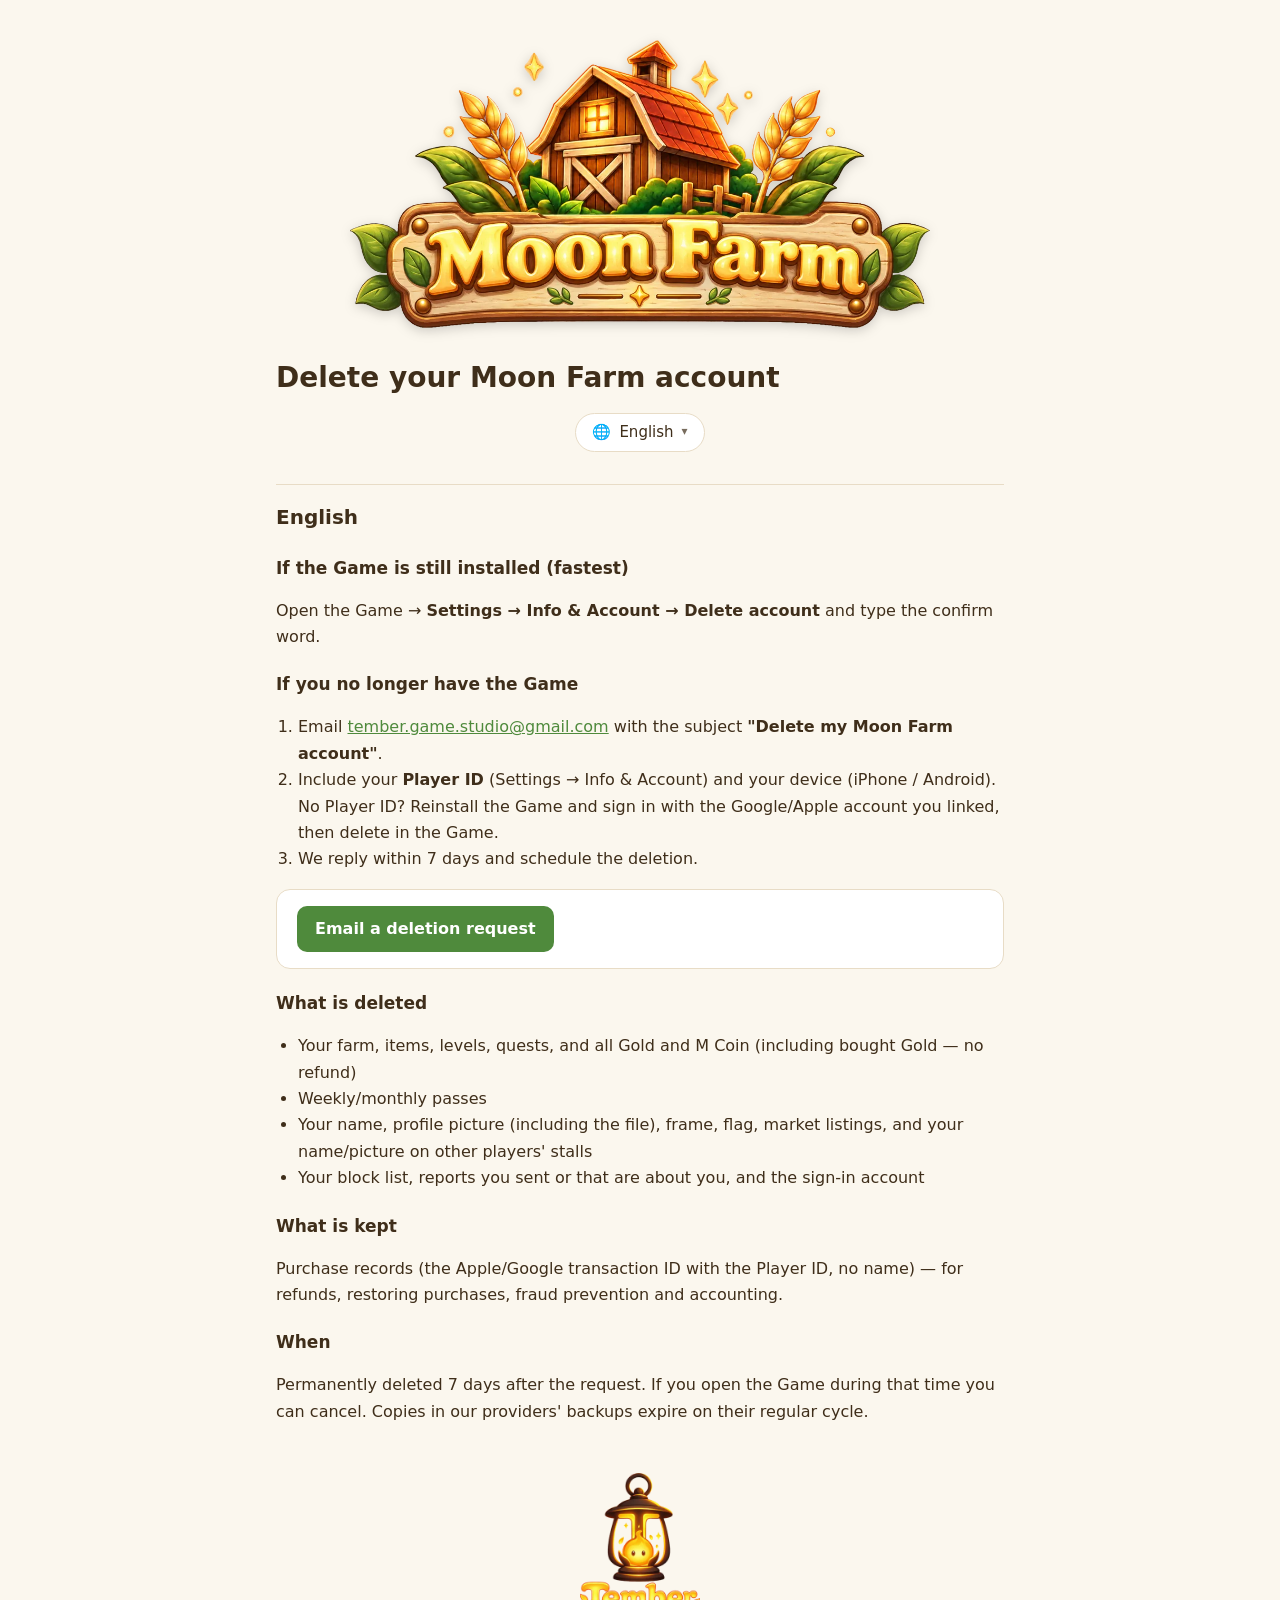
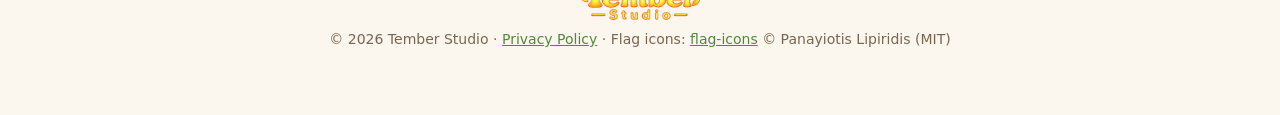
<file: delete-account.html>
<!doctype html>
<html lang="en">
<head>
<meta charset="utf-8"><meta name="viewport" content="width=device-width, initial-scale=1">
<title>Moon Farm — Delete your account</title>
<link rel="stylesheet" href="style.css">
</head>
<body>
<div class="hero"><a href="index.html" aria-label="Moon Farm — home"><img id="herologo" src="img/logo.webp" alt="Moon Farm" width="1100" height="547"></a></div>
<main>
<header>
  <h1>Delete your Moon Farm account</h1>
  <div class="langmenu" id="langmenu"><button type="button" id="langbtn" aria-haspopup="true" aria-expanded="false" aria-label="Language"><span class="globe" aria-hidden="true">🌐</span><span id="langcur">English</span><span class="caret" aria-hidden="true">▾</span></button><div class="lang" id="langbar"><a href="#en" lang="en"><img src="flags/gb.png" alt="" width="20" height="15">English</a><a href="#th" lang="th"><img src="flags/th.png" alt="" width="20" height="15">ภาษาไทย</a><a href="#ja" lang="ja"><img src="flags/jp.png" alt="" width="20" height="15">日本語</a><a href="#ko" lang="ko"><img src="flags/kr.png" alt="" width="20" height="15">한국어</a><a href="#zh-Hant" lang="zh-Hant"><span class="flagtxt" aria-hidden="true">繁</span>繁體中文</a><a href="#de" lang="de"><img src="flags/de.png" alt="" width="20" height="15">Deutsch</a><a href="#fr" lang="fr"><img src="flags/fr.png" alt="" width="20" height="15">Français</a><a href="#es" lang="es"><img src="flags/es.png" alt="" width="20" height="15">Español</a><a href="#pt-BR" lang="pt-BR"><img src="flags/br.png" alt="" width="20" height="15">Português (Brasil)</a><a href="#id" lang="id"><img src="flags/id.png" alt="" width="20" height="15">Bahasa Indonesia</a><a href="#vi" lang="vi"><img src="flags/vn.png" alt="" width="20" height="15">Tiếng Việt</a><a href="#ru" lang="ru"><img src="flags/ru.png" alt="" width="20" height="15">Русский</a><a href="#ar" lang="ar"><img src="flags/sa.png" alt="" width="20" height="15">العربية</a><a href="#it" lang="it"><img src="flags/it.png" alt="" width="20" height="15">Italiano</a><a href="#tr" lang="tr"><img src="flags/tr.png" alt="" width="20" height="15">Türkçe</a></div></div>
</header>

<section id="en">
<h2>English</h2>
<h3>If the Game is still installed (fastest)</h3>
<p>Open the Game → <b>Settings → Info &amp; Account → Delete account</b> and type the confirm word.</p>

<h3>If you no longer have the Game</h3>
<ol>
<li>Email <a href="mailto:tember.game.studio@gmail.com?subject=Delete%20my%20Moon%20Farm%20account">tember.game.studio@gmail.com</a> with the subject <b>"Delete my Moon Farm account"</b>.</li>
<li>Include your <b>Player ID</b> (Settings → Info &amp; Account) and your device (iPhone / Android). No Player ID? Reinstall the Game and sign in with the Google/Apple account you linked, then delete in the Game.</li>
<li>We reply within 7 days and schedule the deletion.</li>
</ol>
<p class="card"><a class="button" href="mailto:tember.game.studio@gmail.com?subject=Delete%20my%20Moon%20Farm%20account&amp;body=Player%20ID%3A%20%0ADevice%3A%20">Email a deletion request</a></p>

<h3>What is deleted</h3>
<ul>
<li>Your farm, items, levels, quests, and all Gold and M Coin (including bought Gold — no refund)</li>
<li>Weekly/monthly passes</li>
<li>Your name, profile picture (including the file), frame, flag, market listings, and your name/picture on other players' stalls</li>
<li>Your block list, reports you sent or that are about you, and the sign-in account</li>
</ul>
<h3>What is kept</h3>
<p>Purchase records (the Apple/Google transaction ID with the Player ID, no name) — for refunds, restoring purchases, fraud prevention and accounting.</p>
<h3>When</h3>
<p>Permanently deleted 7 days after the request. If you open the Game during that time you can cancel. Copies in our providers' backups expire on their regular cycle.</p>
</section>

<section id="th">
<h2>ภาษาไทย</h2>
<h3>ถ้ายังมีเกมในเครื่อง (เร็วที่สุด)</h3>
<p>เปิดเกม → <b>ตั้งค่า → ข้อมูลและบัญชี → ลบบัญชี</b> แล้วพิมพ์คำยืนยัน</p>

<h3>ถ้าไม่มีเกมในเครื่องแล้ว</h3>
<ol>
<li>ส่งอีเมลถึง <a href="mailto:tember.game.studio@gmail.com?subject=Delete%20my%20Moon%20Farm%20account">tember.game.studio@gmail.com</a> หัวข้อ <b>"Delete my Moon Farm account"</b></li>
<li>แนบ <b>รหัสผู้เล่น (Player ID)</b> (ดูได้ที่ ตั้งค่า → ข้อมูลและบัญชี) และเครื่องที่ใช้เล่น (iPhone / Android) · ถ้าไม่มีรหัส ให้ติดตั้งเกมใหม่แล้วล็อกอินด้วยบัญชี Google/Apple ที่เคยเชื่อมไว้ จะลบในเกมได้เลย</li>
<li>เราจะตอบกลับภายใน 7 วัน และตั้งเวลาลบบัญชีให้</li>
</ol>
<p class="card"><a class="button" href="mailto:tember.game.studio@gmail.com?subject=Delete%20my%20Moon%20Farm%20account&amp;body=Player%20ID%3A%20%0ADevice%3A%20">ส่งอีเมลขอลบบัญชี</a></p>

<h3>อะไรถูกลบ</h3>
<ul>
<li>ฟาร์ม ของในคลัง เลเวล เควส Gold และ M Coin ทั้งหมด (รวม Gold ที่ซื้อ — ไม่คืนเงิน)</li>
<li>บัตรรายสัปดาห์/รายเดือน</li>
<li>ชื่อ รูปโปรไฟล์ (รวมไฟล์รูป) กรอบ ธง ของที่วางขาย และชื่อ/รูปของคุณบนแผงของผู้เล่นอื่น</li>
<li>รายการบล็อก การรายงานที่คุณส่งหรือที่เกี่ยวกับคุณ และบัญชีล็อกอิน</li>
</ul>
<h3>อะไรถูกเก็บไว้</h3>
<p>บันทึกการซื้อ (รหัสธุรกรรมของ Apple/Google คู่กับรหัสผู้เล่น ไม่มีชื่อ) — สำหรับการคืนเงิน การกู้คืนการซื้อ การกันโกง และบัญชีรายรับ</p>
<h3>เมื่อไร</h3>
<p>ลบถาวรหลังได้รับคำขอ 7 วัน ระหว่างนั้นถ้าเปิดเกมจะเห็นหน้าจอให้ยกเลิกการลบได้ ข้อมูลในระบบสำรองของผู้ให้บริการจะหมดไปตามรอบของผู้ให้บริการ</p>
</section>
<!-- i18n:start -->
<section id="ja" lang="ja">
<h2>Moon Farm アカウントの削除</h2>
<h3>ゲームがまだ端末にある場合（最も早い方法）</h3>
<p>ゲームを開き → <b>設定 → 情報とアカウント → アカウントを削除</b> の順に進み、確認の言葉を入力します。</p>
<h3>ゲームがすでに端末にない場合</h3>
<ol>
<li>件名を <b>"Delete my Moon Farm account"</b> にして、<a href="mailto:tember.game.studio@gmail.com?subject=Delete%20my%20Moon%20Farm%20account">tember.game.studio@gmail.com</a> までメールをお送りください。</li>
<li><b>プレイヤーID</b>（設定 → 情報とアカウント）と、お使いの端末（iPhone / Android）をご記入ください。プレイヤーIDがわからない場合は、ゲームを再インストールし、連携済みのGoogle/Appleアカウントでログインして、ゲーム内で削除してください。</li>
<li>7日以内にご返信し、削除を予約します。</li>
</ol>
<p class="card"><a class="button" href="mailto:tember.game.studio@gmail.com?subject=Delete%20my%20Moon%20Farm%20account&amp;body=Player%20ID%3A%20%0ADevice%3A%20">削除リクエストのメールを送る</a></p>
<h3>削除されるもの</h3>
<ul>
<li>農場、アイテム、レベル、クエスト、およびすべてのGoldとM Coin（購入したGoldを含みます — 返金はありません）</li>
<li>週間／月間パス</li>
<li>名前、プロフィール画像（ファイルを含む）、フレーム、国旗、マーケットの出品、および他のプレイヤーの屋台に表示されるあなたの名前・画像</li>
<li>ブロックリスト、あなたが送信した、またはあなたに関する通報、およびログイン用アカウント</li>
</ul>
<h3>保持されるもの</h3>
<p>購入記録（AppleまたはGoogleの取引IDとプレイヤーID。名前は含みません）— 返金、購入の復元、不正防止、会計のためです。</p>
<h3>実施時期</h3>
<p>リクエストから7日後に完全に削除されます。その間にゲームを開くとキャンセルできます。提供者のバックアップにあるコピーは、提供者の通常のサイクルで消去されます。</p>
</section>
<section id="ko" lang="ko">
<h2>Moon Farm 계정 삭제</h2>
<h3>게임이 아직 설치되어 있는 경우 (가장 빠름)</h3>
<p>게임을 열고 → <b>설정 → 정보 및 계정 → 계정 삭제</b>로 이동한 뒤 확인 단어를 입력하세요.</p>
<h3>게임이 더 이상 없는 경우</h3>
<ol>
<li>제목을 <b>"Delete my Moon Farm account"</b>로 하여 <a href="mailto:tember.game.studio@gmail.com?subject=Delete%20my%20Moon%20Farm%20account">tember.game.studio@gmail.com</a>으로 이메일을 보내 주세요.</li>
<li><b>플레이어 ID</b>(설정 → 정보 및 계정)와 사용 기기(iPhone / Android)를 적어 주세요. 플레이어 ID를 모른다면 게임을 다시 설치하고 연동해 둔 Google/Apple 계정으로 로그인한 뒤 게임에서 삭제하세요.</li>
<li>7일 이내에 답변드리고 삭제를 예약합니다.</li>
</ol>
<p class="card"><a class="button" href="mailto:tember.game.studio@gmail.com?subject=Delete%20my%20Moon%20Farm%20account&amp;body=Player%20ID%3A%20%0ADevice%3A%20">삭제 요청 이메일 보내기</a></p>
<h3>삭제되는 항목</h3>
<ul>
<li>농장, 아이템, 레벨, 퀘스트, 모든 Gold와 M Coin (구매한 Gold 포함 — 환불 불가)</li>
<li>주간/월간 패스</li>
<li>이름, 프로필 사진(파일 포함), 프레임, 국기, 마켓 판매 등록, 다른 플레이어의 가판대에 표시되는 이름/사진</li>
<li>차단 목록, 보낸 신고 또는 나에 대한 신고, 로그인 계정</li>
</ul>
<h3>보관되는 항목</h3>
<p>구매 기록(Apple/Google 거래 ID와 플레이어 ID, 이름 없음) — 환불, 구매 복원, 사기 방지, 회계를 위한 것입니다.</p>
<h3>삭제 시점</h3>
<p>요청 후 7일 뒤에 영구 삭제됩니다. 그 사이 게임을 열면 취소할 수 있습니다. 업체 백업에 있는 사본은 업체의 정기 주기에 따라 사라집니다.</p>
</section>
<section id="zh-Hant" lang="zh-Hant">
<h2>刪除您的 Moon Farm 帳號</h2>
<h3>若遊戲仍安裝在裝置上（最快）</h3>
<p>開啟遊戲 → <b>設定 → 資訊與帳號 → 刪除帳號</b>，並輸入確認字詞。</p>
<h3>若您的裝置上已沒有遊戲</h3>
<ol>
<li>寄電子郵件至 <a href="mailto:tember.game.studio@gmail.com?subject=Delete%20my%20Moon%20Farm%20account">tember.game.studio@gmail.com</a>，主旨寫 <b>"Delete my Moon Farm account"</b>。</li>
<li>請附上您的<b>玩家 ID</b>（設定 → 資訊與帳號）及您的裝置（iPhone / Android）。沒有玩家 ID？請重新安裝遊戲，並以您先前綁定的 Google/Apple 帳號登入，然後在遊戲中刪除。</li>
<li>我們會在 7 天內回覆並排定刪除。</li>
</ol>
<p class="card"><a class="button" href="mailto:tember.game.studio@gmail.com?subject=Delete%20my%20Moon%20Farm%20account&amp;body=Player%20ID%3A%20%0ADevice%3A%20">寄出刪除請求郵件</a></p>
<h3>會被刪除的內容</h3>
<ul>
<li>您的農場、物品、等級、任務，以及所有 Gold 與 M Coin（包含已購買的 Gold — 不予退款）</li>
<li>週／月通行證</li>
<li>您的名稱、個人檔案圖片（包含檔案本身）、頭像框、國旗、市場上架商品，以及顯示在其他玩家攤位上的您的名稱／圖片</li>
<li>您的封鎖名單、您送出或與您相關的檢舉，以及登入帳號</li>
</ul>
<h3>會被保留的內容</h3>
<p>購買紀錄（Apple/Google 交易 ID 與玩家 ID，不含姓名）— 用於退款、恢復購買、防止詐欺與會計。</p>
<h3>時間</h3>
<p>在提出請求 7 天後永久刪除。在此期間開啟遊戲即可取消。供應商備份中的副本會依其定期週期到期清除。</p>
</section>
<section id="de" lang="de">
<h2>Ihr Moon-Farm-Konto löschen</h2>
<h3>Wenn das Spiel noch installiert ist (am schnellsten)</h3>
<p>Öffnen Sie das Spiel → <b>Einstellungen → Info &amp; Konto → Konto löschen</b> und geben Sie das Bestätigungswort ein.</p>
<h3>Wenn Sie das Spiel nicht mehr haben</h3>
<ol>
<li>Senden Sie eine E-Mail an <a href="mailto:tember.game.studio@gmail.com?subject=Delete%20my%20Moon%20Farm%20account">tember.game.studio@gmail.com</a> mit dem Betreff <b>"Delete my Moon Farm account"</b>.</li>
<li>Geben Sie Ihre <b>Spieler-ID</b> (Einstellungen → Info &amp; Konto) und Ihr Gerät (iPhone / Android) an. Keine Spieler-ID? Installieren Sie das Spiel neu, melden Sie sich mit dem verknüpften Google-/Apple-Konto an und löschen Sie im Spiel.</li>
<li>Wir antworten innerhalb von 7 Tagen und planen die Löschung ein.</li>
</ol>
<p class="card"><a class="button" href="mailto:tember.game.studio@gmail.com?subject=Delete%20my%20Moon%20Farm%20account&amp;body=Player%20ID%3A%20%0ADevice%3A%20">Löschanfrage per E-Mail senden</a></p>
<h3>Was gelöscht wird</h3>
<ul>
<li>Ihre Farm, Gegenstände, Level, Quests sowie alles Gold und alle M Coin (einschließlich gekauftem Gold — keine Rückerstattung)</li>
<li>Wochen-/Monatspässe</li>
<li>Ihr Name, Profilbild (einschließlich der Datei), Rahmen, Flagge, Marktangebote sowie Ihr Name/Bild an den Ständen anderer Spieler</li>
<li>Ihre Blockierliste, von Ihnen gesendete oder Sie betreffende Meldungen und das Anmeldekonto</li>
</ul>
<h3>Was aufbewahrt wird</h3>
<p>Kaufbelege (die Apple-/Google-Transaktions-ID mit der Spieler-ID, ohne Namen) — für Rückerstattungen, die Wiederherstellung von Käufen, Betrugsprävention und Buchhaltung.</p>
<h3>Wann</h3>
<p>Endgültig gelöscht 7 Tage nach der Anfrage. Wenn Sie in dieser Zeit das Spiel öffnen, können Sie abbrechen. Kopien in den Backups unserer Dienstleister laufen nach deren regulärem Zyklus ab.</p>
</section>
<section id="fr" lang="fr">
<h2>Supprimer votre compte Moon Farm</h2>
<h3>Si le Jeu est toujours installé (le plus rapide)</h3>
<p>Ouvrez le Jeu → <b>Paramètres → Infos &amp; compte → Supprimer le compte</b> et saisissez le mot de confirmation.</p>
<h3>Si vous n'avez plus le Jeu</h3>
<ol>
<li>Écrivez à <a href="mailto:tember.game.studio@gmail.com?subject=Delete%20my%20Moon%20Farm%20account">tember.game.studio@gmail.com</a> avec l'objet <b>"Delete my Moon Farm account"</b>.</li>
<li>Indiquez votre <b>identifiant de joueur</b> (Paramètres → Infos &amp; compte) et votre appareil (iPhone / Android). Pas d'identifiant de joueur ? Réinstallez le Jeu, connectez-vous avec le compte Google/Apple que vous aviez associé, puis supprimez depuis le Jeu.</li>
<li>Nous répondons sous 7 jours et planifions la suppression.</li>
</ol>
<p class="card"><a class="button" href="mailto:tember.game.studio@gmail.com?subject=Delete%20my%20Moon%20Farm%20account&amp;body=Player%20ID%3A%20%0ADevice%3A%20">Envoyer une demande de suppression par e-mail</a></p>
<h3>Ce qui est supprimé</h3>
<ul>
<li>Votre ferme, vos objets, niveaux, quêtes, ainsi que tout votre Gold et vos M Coin (y compris le Gold acheté — sans remboursement)</li>
<li>Les pass hebdomadaires/mensuels</li>
<li>Votre nom, votre photo de profil (y compris le fichier), votre cadre, votre drapeau, vos annonces du marché, ainsi que votre nom/image sur les étals des autres joueurs</li>
<li>Votre liste de joueurs bloqués, les signalements que vous avez envoyés ou qui vous concernent, et le compte de connexion</li>
</ul>
<h3>Ce qui est conservé</h3>
<p>Les justificatifs d'achat (l'identifiant de transaction Apple/Google avec l'identifiant de joueur, sans nom) — pour les remboursements, la restauration des achats, la prévention de la fraude et la comptabilité.</p>
<h3>Quand</h3>
<p>Suppression définitive 7 jours après la demande. Si vous ouvrez le Jeu pendant ce délai, vous pouvez annuler. Les copies présentes dans les sauvegardes de nos prestataires expirent selon leur cycle habituel.</p>
</section>
<section id="es" lang="es">
<h2>Eliminar tu cuenta de Moon Farm</h2>
<h3>Si el Juego sigue instalado (lo más rápido)</h3>
<p>Abre el Juego → <b>Ajustes → Info y cuenta → Eliminar cuenta</b> y escribe la palabra de confirmación.</p>
<h3>Si ya no tienes el Juego</h3>
<ol>
<li>Envía un correo a <a href="mailto:tember.game.studio@gmail.com?subject=Delete%20my%20Moon%20Farm%20account">tember.game.studio@gmail.com</a> con el asunto <b>"Delete my Moon Farm account"</b>.</li>
<li>Incluye tu <b>ID de jugador</b> (Ajustes → Info y cuenta) y tu dispositivo (iPhone / Android). ¿No tienes el ID de jugador? Vuelve a instalar el Juego, inicia sesión con la cuenta de Google/Apple que vinculaste y elimina desde el Juego.</li>
<li>Respondemos en un plazo de 7 días y programamos la eliminación.</li>
</ol>
<p class="card"><a class="button" href="mailto:tember.game.studio@gmail.com?subject=Delete%20my%20Moon%20Farm%20account&amp;body=Player%20ID%3A%20%0ADevice%3A%20">Enviar solicitud de eliminación por correo</a></p>
<h3>Qué se elimina</h3>
<ul>
<li>Tu granja, objetos, niveles, misiones y todo el Gold y los M Coin (incluido el Gold comprado — sin reembolso)</li>
<li>Pases semanales/mensuales</li>
<li>Tu nombre, foto de perfil (incluido el archivo), marco, bandera, anuncios del mercado, y tu nombre/imagen en los puestos de otros jugadores</li>
<li>Tu lista de bloqueados, las denuncias que enviaste o que te afectan, y la cuenta de inicio de sesión</li>
</ul>
<h3>Qué se conserva</h3>
<p>Registros de compra (el ID de transacción de Apple/Google con el ID de jugador, sin nombre) — para reembolsos, restauración de compras, prevención del fraude y contabilidad.</p>
<h3>Cuándo</h3>
<p>Se elimina de forma permanente 7 días después de la solicitud. Si abres el Juego durante ese tiempo, puedes cancelar. Las copias en las copias de seguridad de nuestros proveedores caducan según su ciclo habitual.</p>
</section>
<section id="pt-BR" lang="pt-BR">
<h2>Excluir sua conta do Moon Farm</h2>
<h3>Se o Jogo ainda está instalado (mais rápido)</h3>
<p>Abra o Jogo → <b>Configurações → Info e conta → Excluir conta</b> e digite a palavra de confirmação.</p>
<h3>Se você não tem mais o Jogo</h3>
<ol>
<li>Envie um e-mail para <a href="mailto:tember.game.studio@gmail.com?subject=Delete%20my%20Moon%20Farm%20account">tember.game.studio@gmail.com</a> com o assunto <b>"Delete my Moon Farm account"</b>.</li>
<li>Informe seu <b>ID de jogador</b> (Configurações → Info e conta) e seu dispositivo (iPhone / Android). Sem o ID de jogador? Reinstale o Jogo, entre com a conta Google/Apple que você vinculou e exclua pelo Jogo.</li>
<li>Respondemos em até 7 dias e agendamos a exclusão.</li>
</ol>
<p class="card"><a class="button" href="mailto:tember.game.studio@gmail.com?subject=Delete%20my%20Moon%20Farm%20account&amp;body=Player%20ID%3A%20%0ADevice%3A%20">Enviar pedido de exclusão por e-mail</a></p>
<h3>O que é excluído</h3>
<ul>
<li>Sua fazenda, itens, níveis, missões e todo o Gold e M Coin (incluindo Gold comprado — sem reembolso)</li>
<li>Passes semanais/mensais</li>
<li>Seu nome, foto de perfil (incluindo o arquivo), moldura, bandeira, anúncios no mercado e seu nome/imagem nas bancas de outros jogadores</li>
<li>Sua lista de bloqueados, as denúncias que você enviou ou que são sobre você, e a conta de login</li>
</ul>
<h3>O que é mantido</h3>
<p>Registros de compra (o ID de transação da Apple/Google com o ID do jogador, sem nome) — para reembolsos, restauração de compras, prevenção de fraudes e contabilidade.</p>
<h3>Quando</h3>
<p>Excluída permanentemente 7 dias após a solicitação. Se você abrir o Jogo nesse período, poderá cancelar. As cópias nos backups dos nossos prestadores expiram conforme o ciclo regular deles.</p>
</section>
<section id="id" lang="id">
<h2>Hapus akun Moon Farm Anda</h2>
<h3>Jika Game masih terpasang (paling cepat)</h3>
<p>Buka Game → <b>Pengaturan → Info &amp; Akun → Hapus akun</b> lalu ketik kata konfirmasi.</p>
<h3>Jika Anda tidak lagi memiliki Game</h3>
<ol>
<li>Kirim email ke <a href="mailto:tember.game.studio@gmail.com?subject=Delete%20my%20Moon%20Farm%20account">tember.game.studio@gmail.com</a> dengan subjek <b>"Delete my Moon Farm account"</b>.</li>
<li>Sertakan <b>ID Pemain</b> Anda (Pengaturan → Info &amp; Akun) dan perangkat Anda (iPhone / Android). Tidak punya ID Pemain? Pasang ulang Game, masuk dengan akun Google/Apple yang pernah Anda tautkan, lalu hapus dari dalam Game.</li>
<li>Kami membalas dalam 7 hari dan menjadwalkan penghapusan.</li>
</ol>
<p class="card"><a class="button" href="mailto:tember.game.studio@gmail.com?subject=Delete%20my%20Moon%20Farm%20account&amp;body=Player%20ID%3A%20%0ADevice%3A%20">Kirim email permintaan penghapusan</a></p>
<h3>Yang dihapus</h3>
<ul>
<li>Pertanian, item, level, misi Anda, serta semua Gold dan M Coin (termasuk Gold yang dibeli — tanpa pengembalian dana)</li>
<li>Pass mingguan/bulanan</li>
<li>Nama, foto profil (termasuk filenya), bingkai, bendera, daftar jualan di pasar, serta nama/gambar Anda di lapak pemain lain</li>
<li>Daftar blokir Anda, laporan yang Anda kirim atau yang menyangkut Anda, dan akun masuk</li>
</ul>
<h3>Yang disimpan</h3>
<p>Catatan pembelian (ID transaksi Apple/Google dengan ID Pemain, tanpa nama) — untuk pengembalian dana, pemulihan pembelian, pencegahan penipuan, dan pembukuan.</p>
<h3>Kapan</h3>
<p>Dihapus permanen 7 hari setelah permintaan. Jika Anda membuka Game selama waktu itu, Anda dapat membatalkan. Salinan di cadangan penyedia kami kedaluwarsa menurut siklus rutin mereka.</p>
</section>
<section id="vi" lang="vi">
<h2>Xóa tài khoản Moon Farm của bạn</h2>
<h3>Nếu Trò chơi vẫn còn trên thiết bị (nhanh nhất)</h3>
<p>Mở Trò chơi → <b>Cài đặt → Thông tin &amp; Tài khoản → Xóa tài khoản</b> rồi nhập từ xác nhận.</p>
<h3>Nếu bạn không còn Trò chơi</h3>
<ol>
<li>Gửi email tới <a href="mailto:tember.game.studio@gmail.com?subject=Delete%20my%20Moon%20Farm%20account">tember.game.studio@gmail.com</a> với tiêu đề <b>"Delete my Moon Farm account"</b>.</li>
<li>Kèm <b>ID người chơi</b> của bạn (Cài đặt → Thông tin &amp; Tài khoản) và thiết bị (iPhone / Android). Không có ID người chơi? Hãy cài lại Trò chơi, đăng nhập bằng tài khoản Google/Apple bạn đã liên kết rồi xóa trong Trò chơi.</li>
<li>Chúng tôi phản hồi trong vòng 7 ngày và lên lịch xóa.</li>
</ol>
<p class="card"><a class="button" href="mailto:tember.game.studio@gmail.com?subject=Delete%20my%20Moon%20Farm%20account&amp;body=Player%20ID%3A%20%0ADevice%3A%20">Gửi email yêu cầu xóa</a></p>
<h3>Những gì bị xóa</h3>
<ul>
<li>Nông trại, vật phẩm, cấp độ, nhiệm vụ của bạn và toàn bộ Gold cùng M Coin (kể cả Gold đã mua — không hoàn tiền)</li>
<li>Thẻ tuần/tháng</li>
<li>Tên, ảnh hồ sơ (kể cả tệp ảnh), khung, quốc kỳ, tin đăng bán trên chợ, cùng tên/ảnh của bạn trên quầy của người chơi khác</li>
<li>Danh sách chặn, các báo cáo bạn đã gửi hoặc liên quan đến bạn, và tài khoản đăng nhập</li>
</ul>
<h3>Những gì được giữ lại</h3>
<p>Hồ sơ mua hàng (mã giao dịch Apple/Google kèm ID người chơi, không có tên) — để hoàn tiền, khôi phục giao dịch mua, ngăn gian lận và kế toán.</p>
<h3>Khi nào</h3>
<p>Xóa vĩnh viễn sau 7 ngày kể từ khi yêu cầu. Nếu bạn mở Trò chơi trong thời gian đó, bạn có thể hủy. Các bản sao trong bản sao lưu của nhà cung cấp sẽ hết hạn theo chu kỳ thông thường của họ.</p>
</section>
<section id="ru" lang="ru">
<h2>Удаление вашего аккаунта Moon Farm</h2>
<h3>Если Игра всё ещё установлена (быстрее всего)</h3>
<p>Откройте Игру → <b>Настройки → Информация и аккаунт → Удалить аккаунт</b> и введите слово подтверждения.</p>
<h3>Если Игры у вас больше нет</h3>
<ol>
<li>Напишите на <a href="mailto:tember.game.studio@gmail.com?subject=Delete%20my%20Moon%20Farm%20account">tember.game.studio@gmail.com</a> с темой письма <b>"Delete my Moon Farm account"</b>.</li>
<li>Укажите ваш <b>ID игрока</b> (Настройки → Информация и аккаунт) и устройство (iPhone / Android). Нет ID игрока? Переустановите Игру, войдите в привязанный аккаунт Google/Apple и удалите аккаунт в Игре.</li>
<li>Мы ответим в течение 7 дней и запланируем удаление.</li>
</ol>
<p class="card"><a class="button" href="mailto:tember.game.studio@gmail.com?subject=Delete%20my%20Moon%20Farm%20account&amp;body=Player%20ID%3A%20%0ADevice%3A%20">Отправить письмо с запросом на удаление</a></p>
<h3>Что удаляется</h3>
<ul>
<li>Ваша ферма, предметы, уровни, задания, а также весь Gold и M Coin (включая купленный Gold — без возврата средств)</li>
<li>Недельные/месячные пропуска</li>
<li>Ваше имя, фото профиля (включая файл), рамка, флаг, объявления на рынке, а также ваше имя/изображение на прилавках других игроков</li>
<li>Ваш список заблокированных, жалобы, отправленные вами или касающиеся вас, и аккаунт для входа</li>
</ul>
<h3>Что сохраняется</h3>
<p>Записи о покупках (ID транзакции Apple/Google вместе с ID игрока, без имени) — для возвратов, восстановления покупок, предотвращения мошенничества и бухгалтерского учёта.</p>
<h3>Когда</h3>
<p>Окончательно удаляется через 7 дней после запроса. Если вы откроете Игру в этот период, удаление можно отменить. Копии в резервных хранилищах наших поставщиков удаляются по их обычному циклу.</p>
</section>
<section id="ar" lang="ar" dir="rtl">
<h2>حذف حسابك في Moon Farm</h2>
<h3>إذا كانت اللعبة لا تزال مثبّتة (الأسرع)</h3>
<p>افتح اللعبة ← <b>الإعدادات ← المعلومات والحساب ← حذف الحساب</b> ثم اكتب كلمة التأكيد.</p>
<h3>إذا لم تعد لديك اللعبة</h3>
<ol>
<li>أرسل رسالة إلى <a href="mailto:tember.game.studio@gmail.com?subject=Delete%20my%20Moon%20Farm%20account">tember.game.studio@gmail.com</a> بعنوان <b>"Delete my Moon Farm account"</b>.</li>
<li>أرفق <b>معرّف اللاعب</b> الخاص بك (الإعدادات ← المعلومات والحساب) وجهازك (iPhone / Android). ليس لديك معرّف اللاعب؟ أعد تثبيت اللعبة وسجّل الدخول بحساب Google/Apple الذي ربطته، ثم احذف الحساب من داخل اللعبة.</li>
<li>نرد خلال 7 أيام ونحدد موعدًا للحذف.</li>
</ol>
<p class="card"><a class="button" href="mailto:tember.game.studio@gmail.com?subject=Delete%20my%20Moon%20Farm%20account&amp;body=Player%20ID%3A%20%0ADevice%3A%20">أرسل طلب الحذف بالبريد الإلكتروني</a></p>
<h3>ما الذي يُحذف</h3>
<ul>
<li>مزرعتك وعناصرك ومستوياتك ومهامك، وكل Gold وM Coin (بما في ذلك Gold المشترى — بدون استرداد)</li>
<li>التصاريح الأسبوعية/الشهرية</li>
<li>اسمك وصورة ملفك الشخصي (بما في ذلك الملف نفسه) وإطارك وعلمك وعروضك في السوق واسمك/صورتك في أكشاك اللاعبين الآخرين</li>
<li>قائمة الحظر الخاصة بك، والبلاغات التي أرسلتها أو التي تخصك، وحساب تسجيل الدخول</li>
</ul>
<h3>ما الذي يُحتفظ به</h3>
<p>سجلات الشراء (معرّف معاملة Apple/Google مع معرّف اللاعب، دون اسم) — لأغراض الاستردادات واستعادة المشتريات ومنع الاحتيال والمحاسبة.</p>
<h3>متى</h3>
<p>يُحذف نهائيًا بعد 7 أيام من الطلب. وإذا فتحت اللعبة خلال هذه المدة يمكنك الإلغاء. وتنتهي النسخ الموجودة في النسخ الاحتياطية لدى مزودينا وفق دورتهم المعتادة.</p>
</section>
<section id="it" lang="it">
<h2>Elimina il tuo account Moon Farm</h2>
<h3>Se il Gioco è ancora installato (il modo più rapido)</h3>
<p>Apri il Gioco → <b>Impostazioni → Info e account → Elimina account</b> e digita la parola di conferma.</p>
<h3>Se non hai più il Gioco</h3>
<ol>
<li>Scrivi a <a href="mailto:tember.game.studio@gmail.com?subject=Delete%20my%20Moon%20Farm%20account">tember.game.studio@gmail.com</a> con l'oggetto <b>"Delete my Moon Farm account"</b>.</li>
<li>Indica il tuo <b>ID giocatore</b> (Impostazioni → Info e account) e il tuo dispositivo (iPhone / Android). Non hai l'ID giocatore? Reinstalla il Gioco, accedi con l'account Google/Apple che avevi collegato ed elimina dal Gioco.</li>
<li>Rispondiamo entro 7 giorni e programmiamo l'eliminazione.</li>
</ol>
<p class="card"><a class="button" href="mailto:tember.game.studio@gmail.com?subject=Delete%20my%20Moon%20Farm%20account&amp;body=Player%20ID%3A%20%0ADevice%3A%20">Invia una richiesta di eliminazione via email</a></p>
<h3>Cosa viene eliminato</h3>
<ul>
<li>La tua fattoria, gli oggetti, i livelli, le missioni e tutto il Gold e gli M Coin (incluso il Gold acquistato — nessun rimborso)</li>
<li>Pass settimanali/mensili</li>
<li>Il tuo nome, l'immagine del profilo (incluso il file), la cornice, la bandiera, le inserzioni del mercato e il tuo nome/immagine sulle bancarelle di altri giocatori</li>
<li>La tua lista di blocco, le segnalazioni che hai inviato o che ti riguardano e l'account di accesso</li>
</ul>
<h3>Cosa viene conservato</h3>
<p>Registri degli acquisti (l'ID transazione Apple/Google con l'ID giocatore, senza nome) — per rimborsi, ripristino degli acquisti, prevenzione delle frodi e contabilità.</p>
<h3>Quando</h3>
<p>Eliminato definitivamente 7 giorni dopo la richiesta. Se apri il Gioco in questo periodo puoi annullare. Le copie nei backup dei nostri fornitori scadono secondo il loro ciclo regolare.</p>
</section>
<section id="tr" lang="tr">
<h2>Moon Farm hesabınızı silin</h2>
<h3>Oyun hâlâ yüklüyse (en hızlısı)</h3>
<p>Oyunu açın → <b>Ayarlar → Bilgi ve Hesap → Hesabı sil</b> ve onay kelimesini yazın.</p>
<h3>Oyun artık sizde yoksa</h3>
<ol>
<li>Konusu <b>"Delete my Moon Farm account"</b> olan bir e-postayı <a href="mailto:tember.game.studio@gmail.com?subject=Delete%20my%20Moon%20Farm%20account">tember.game.studio@gmail.com</a> adresine gönderin.</li>
<li><b>Oyuncu Kimliğinizi</b> (Ayarlar → Bilgi ve Hesap) ve cihazınızı (iPhone / Android) yazın. Oyuncu Kimliğiniz yok mu? Oyunu yeniden yükleyin, bağladığınız Google/Apple hesabıyla oturum açın ve Oyun içinden silin.</li>
<li>7 gün içinde yanıt verir ve silme işlemini planlarız.</li>
</ol>
<p class="card"><a class="button" href="mailto:tember.game.studio@gmail.com?subject=Delete%20my%20Moon%20Farm%20account&amp;body=Player%20ID%3A%20%0ADevice%3A%20">Silme talebi e-postası gönder</a></p>
<h3>Neler silinir</h3>
<ul>
<li>Çiftliğiniz, eşyalarınız, seviyeleriniz, görevleriniz ve tüm Gold ile M Coin (satın alınan Gold dahil — iade yok)</li>
<li>Haftalık/aylık geçişler</li>
<li>Adınız, profil resminiz (dosyası dahil), çerçeveniz, bayrağınız, pazar ilanlarınız ve diğer oyuncuların tezgâhlarındaki adınız/resminiz</li>
<li>Engelleme listeniz, gönderdiğiniz veya sizinle ilgili şikâyetler ve oturum açma hesabı</li>
</ul>
<h3>Neler saklanır</h3>
<p>Satın alma kayıtları (Apple/Google işlem kimliği ile Oyuncu Kimliği, ad yok) — iadeler, satın alımları geri yükleme, sahtekârlığı önleme ve muhasebe için.</p>
<h3>Ne zaman</h3>
<p>Talepten 7 gün sonra kalıcı olarak silinir. Bu sürede Oyunu açarsanız iptal edebilirsiniz. Sağlayıcılarımızın yedeklerindeki kopyalar kendi düzenli döngülerine göre sona erer.</p>
</section>
<!-- /i18n:end -->

<footer><img class="studio" src="img/tember.webp" alt="Tember Studio" width="293" height="360">
<p>© 2026 Tember Studio · <a href="privacy.html">Privacy Policy</a> · Flag icons: <a href="https://github.com/lipis/flag-icons">flag-icons</a> © Panayiotis Lipiridis (MIT)</p></footer>
<!-- i18n:script -->
<script>
(function () {
  var bar = document.getElementById('langbar'); if (!bar) return;
  var menu = document.getElementById('langmenu'), btn = document.getElementById('langbtn'), cur0 = document.getElementById('langcur');
  function setMenu(open) { if (!menu) return; menu.classList.toggle('open', open); btn.setAttribute('aria-expanded', open ? 'true' : 'false'); }
  if (menu) {
    menu.classList.add('js');
    btn.addEventListener('click', function (e) { e.stopPropagation(); setMenu(!menu.classList.contains('open')); });
    document.addEventListener('click', function (e) { if (!menu.contains(e.target)) setMenu(false); });
    document.addEventListener('keydown', function (e) { if (e.key === 'Escape' && menu.classList.contains('open')) { setMenu(false); btn.focus(); } });
  }
  var secs = [].slice.call(document.querySelectorAll('main > section[id]'));
  var ids = secs.map(function (s) { return s.id; });
  function pick() {
    var h = decodeURIComponent(location.hash.slice(1)); return ids.indexOf(h) > -1 ? h : 'en';
  }
  function show(id) {
    secs.forEach(function (s) { s.hidden = s.id !== id; });
    [].forEach.call(bar.querySelectorAll('a'), function (a) {
      var on = a.getAttribute('href') === '#' + id; a.classList.toggle('on', on);
      if (on && cur0) cur0.textContent = a.textContent;
      if (on) a.setAttribute('aria-current', 'true'); else a.removeAttribute('aria-current');
    });
    var s = document.getElementById(id); document.documentElement.lang = s.getAttribute('lang') || id;
    var logo = document.getElementById('herologo');
    if (logo) { var L = { ar: 'ar', ja: 'ja', ko: 'ko', ru: 'ru', th: 'th', 'zh-Hant': 'zh' }[id]; logo.src = L ? 'img/logo-' + L + '.webp' : 'img/logo.webp'; }
  }
  bar.addEventListener('click', function (e) {
    var a = e.target.closest('a'); if (!a) return; e.preventDefault();
    var id = a.getAttribute('href').slice(1); show(id); setMenu(false);
    try { history.replaceState(null, '', '#' + id); } catch (x) { location.hash = id; }
  });
  window.addEventListener('hashchange', function () { var h = decodeURIComponent(location.hash.slice(1)); if (ids.indexOf(h) > -1) show(h); });
  show(pick());
})();
</script>
<!-- /i18n:script -->
</main></body>
</html>
</file>
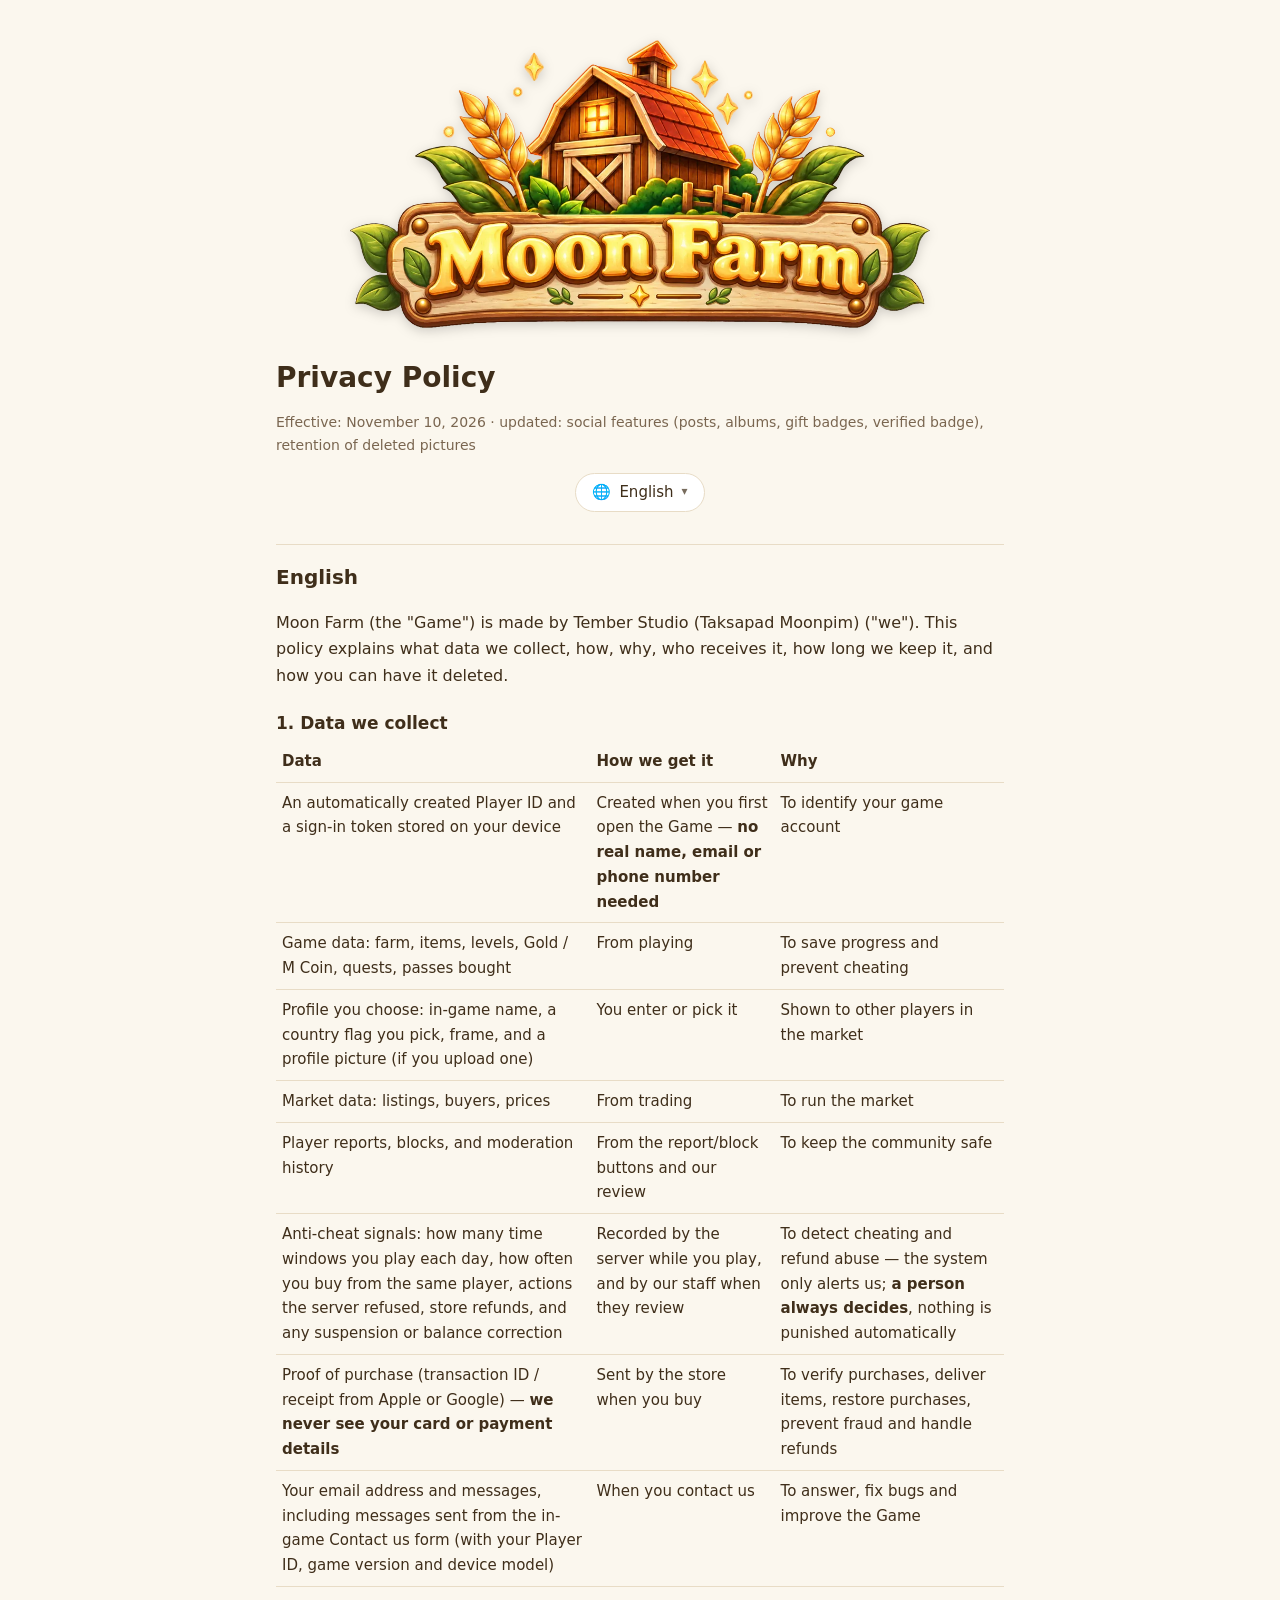
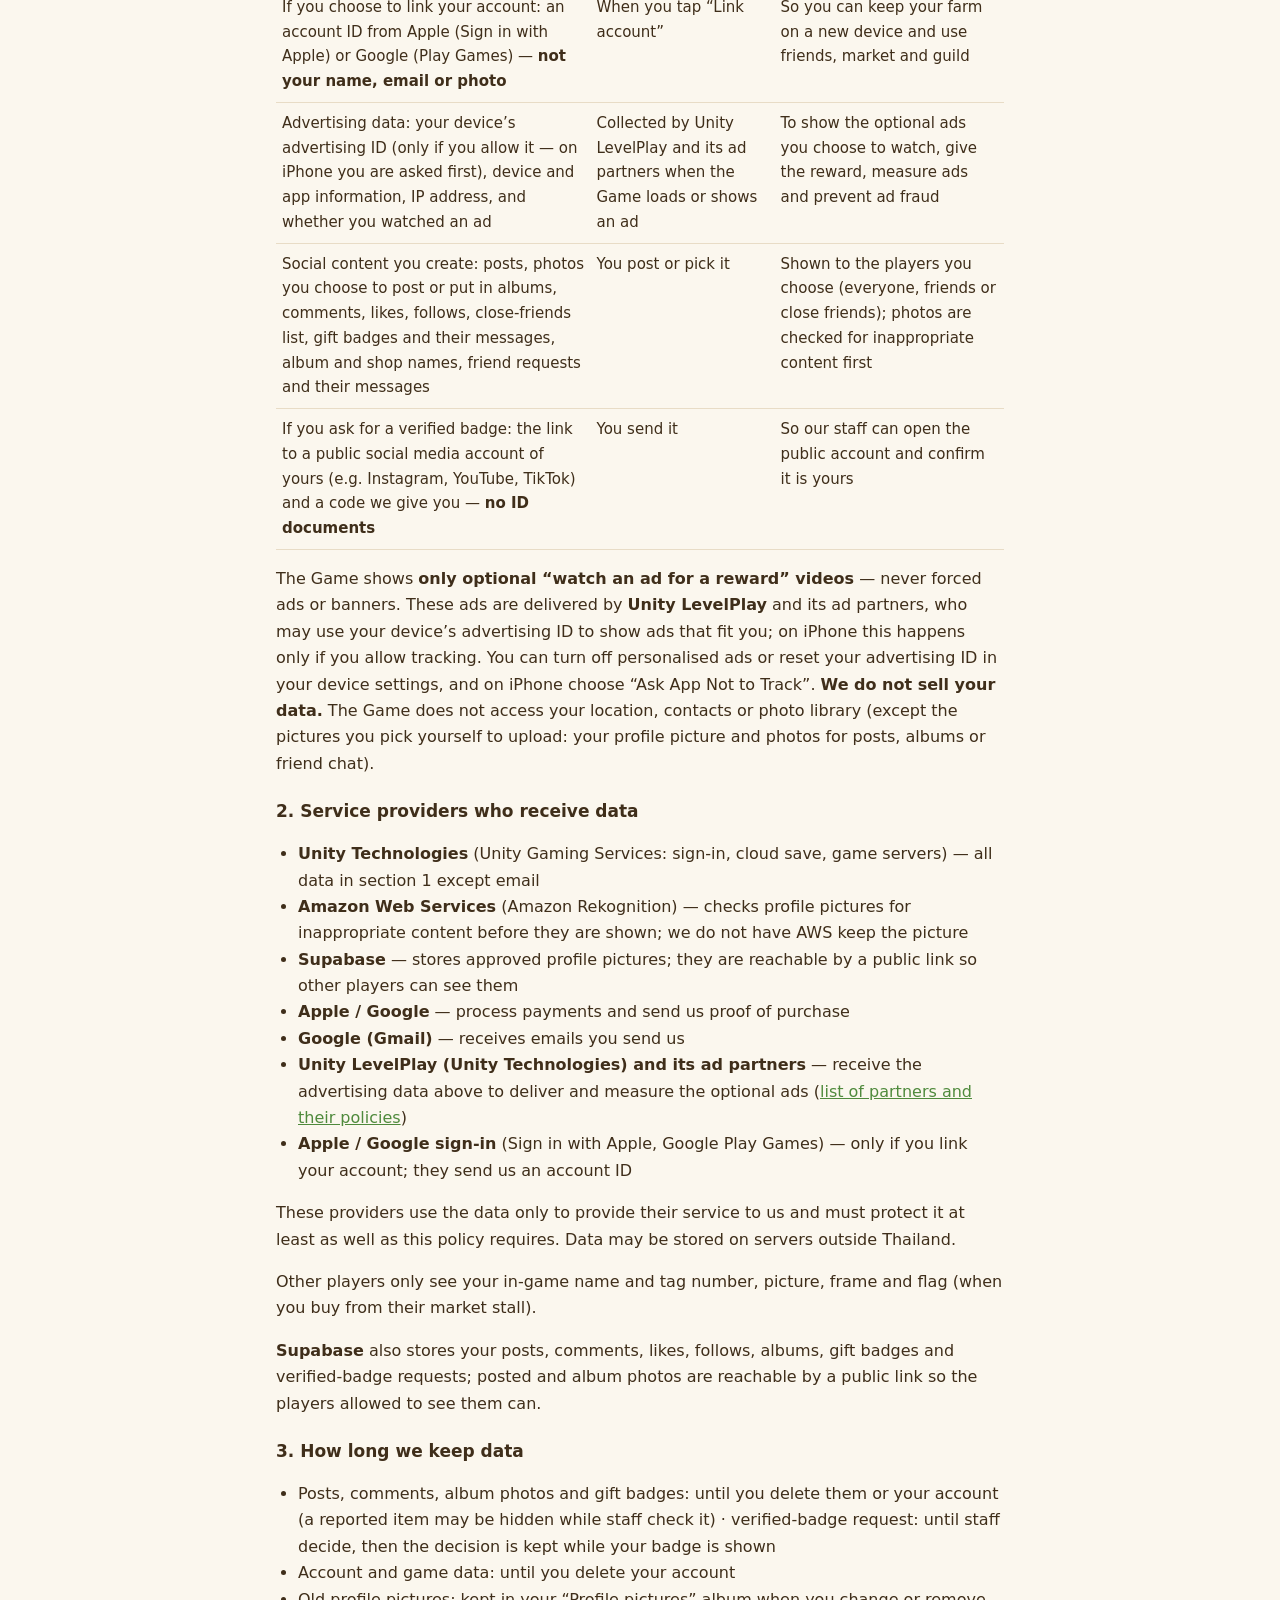
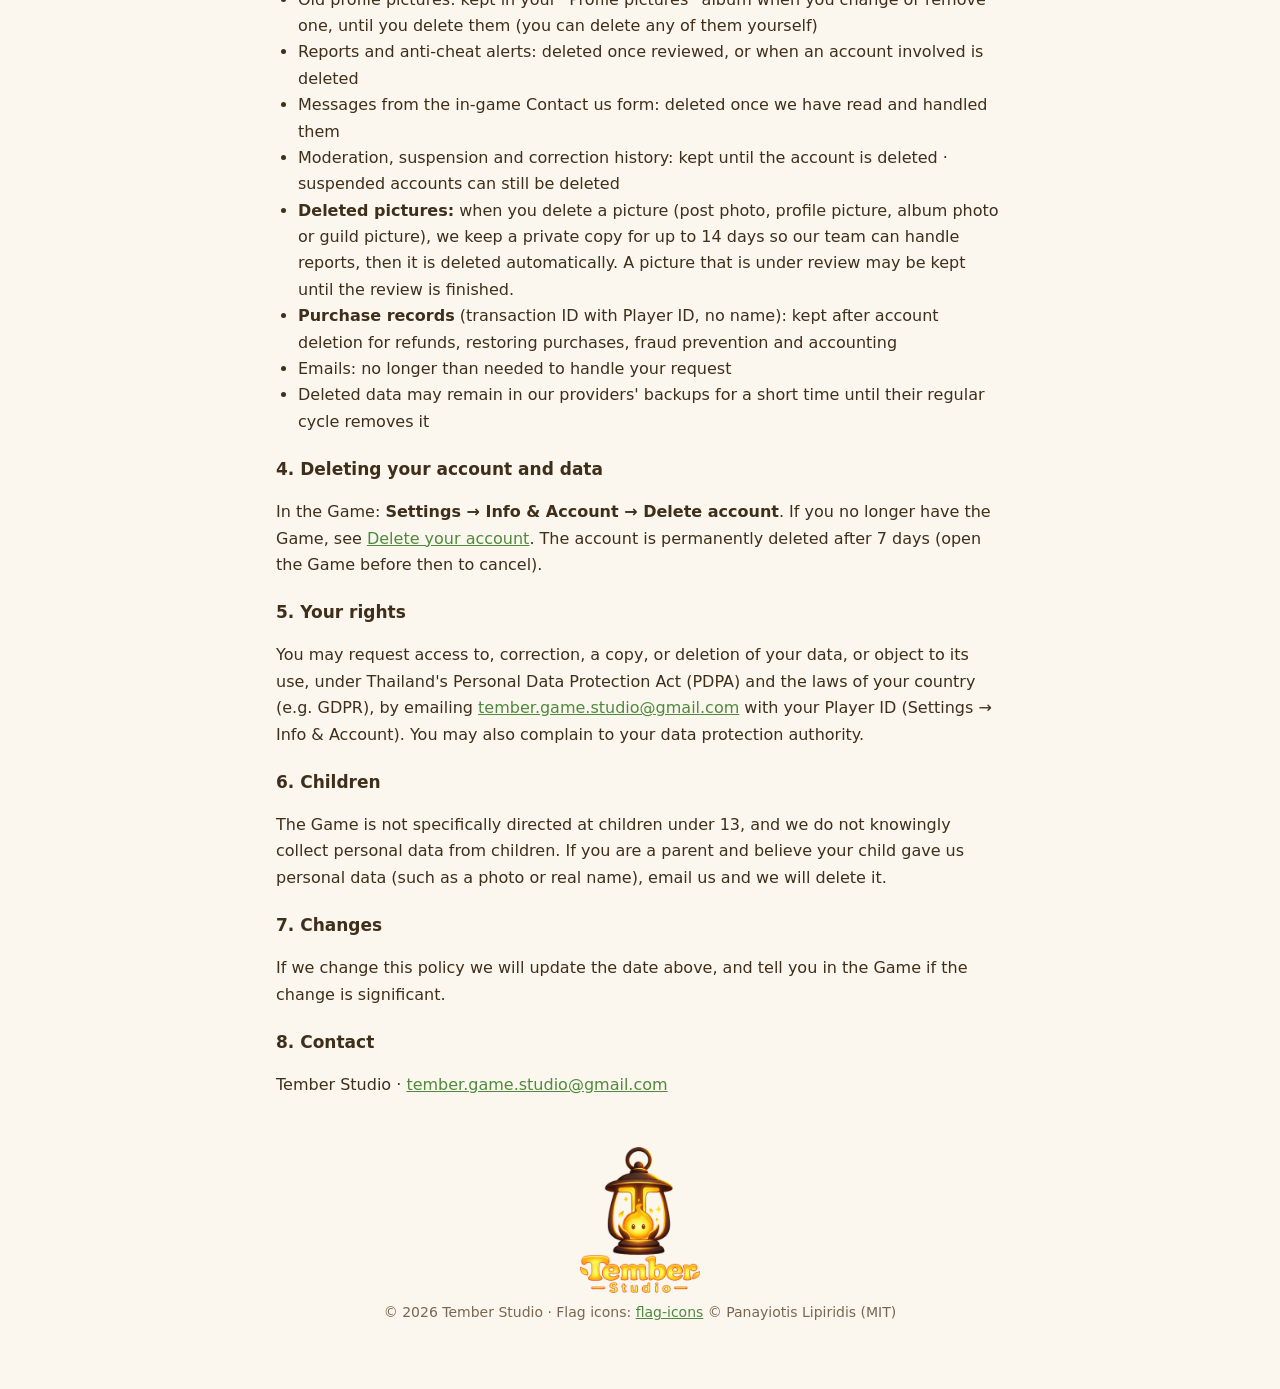
<file: privacy.html>
<!doctype html>
<html lang="en">
<head>
<meta charset="utf-8"><meta name="viewport" content="width=device-width, initial-scale=1">
<title>Moon Farm — Privacy Policy</title>
<link rel="stylesheet" href="style.css">
</head>
<body>
<div class="hero"><a href="index.html" aria-label="Moon Farm — home"><img id="herologo" src="img/logo.webp" alt="Moon Farm" width="1100" height="547"></a></div>
<main>
<header>
  <h1>Privacy Policy</h1>
  <p class="meta">Effective: November 10, 2026 · updated: social features (posts, albums, gift badges, verified badge), retention of deleted pictures</p>
  <div class="langmenu" id="langmenu"><button type="button" id="langbtn" aria-haspopup="true" aria-expanded="false" aria-label="Language"><span class="globe" aria-hidden="true">🌐</span><span id="langcur">English</span><span class="caret" aria-hidden="true">▾</span></button><div class="lang" id="langbar"><a href="#en" lang="en"><img src="flags/gb.png" alt="" width="20" height="15">English</a><a href="#th" lang="th"><img src="flags/th.png" alt="" width="20" height="15">ภาษาไทย</a><a href="#ja" lang="ja"><img src="flags/jp.png" alt="" width="20" height="15">日本語</a><a href="#ko" lang="ko"><img src="flags/kr.png" alt="" width="20" height="15">한국어</a><a href="#zh-Hant" lang="zh-Hant"><span class="flagtxt" aria-hidden="true">繁</span>繁體中文</a><a href="#de" lang="de"><img src="flags/de.png" alt="" width="20" height="15">Deutsch</a><a href="#fr" lang="fr"><img src="flags/fr.png" alt="" width="20" height="15">Français</a><a href="#es" lang="es"><img src="flags/es.png" alt="" width="20" height="15">Español</a><a href="#pt-BR" lang="pt-BR"><img src="flags/br.png" alt="" width="20" height="15">Português (Brasil)</a><a href="#id" lang="id"><img src="flags/id.png" alt="" width="20" height="15">Bahasa Indonesia</a><a href="#vi" lang="vi"><img src="flags/vn.png" alt="" width="20" height="15">Tiếng Việt</a><a href="#ru" lang="ru"><img src="flags/ru.png" alt="" width="20" height="15">Русский</a><a href="#ar" lang="ar"><img src="flags/sa.png" alt="" width="20" height="15">العربية</a><a href="#it" lang="it"><img src="flags/it.png" alt="" width="20" height="15">Italiano</a><a href="#tr" lang="tr"><img src="flags/tr.png" alt="" width="20" height="15">Türkçe</a></div></div>
</header>

<section id="en">
<h2>English</h2>
<p>Moon Farm (the "Game") is made by Tember Studio (Taksapad Moonpim) ("we"). This policy explains what data we collect, how, why, who receives it, how long we keep it, and how you can have it deleted.</p>

<h3>1. Data we collect</h3>
<table>
<tr><th>Data</th><th>How we get it</th><th>Why</th></tr>
<tr><td>An automatically created Player ID and a sign-in token stored on your device</td><td>Created when you first open the Game — <b>no real name, email or phone number needed</b></td><td>To identify your game account</td></tr>
<tr><td>Game data: farm, items, levels, Gold / M Coin, quests, passes bought</td><td>From playing</td><td>To save progress and prevent cheating</td></tr>
<tr><td>Profile you choose: in-game name, a country flag you pick, frame, and a profile picture (if you upload one)</td><td>You enter or pick it</td><td>Shown to other players in the market</td></tr>
<tr><td>Market data: listings, buyers, prices</td><td>From trading</td><td>To run the market</td></tr>
<tr><td>Player reports, blocks, and moderation history</td><td>From the report/block buttons and our review</td><td>To keep the community safe</td></tr>
<tr><td>Anti-cheat signals: how many time windows you play each day, how often you buy from the same player, actions the server refused, store refunds, and any suspension or balance correction</td><td>Recorded by the server while you play, and by our staff when they review</td><td>To detect cheating and refund abuse — the system only alerts us; <b>a person always decides</b>, nothing is punished automatically</td></tr>
<tr><td>Proof of purchase (transaction ID / receipt from Apple or Google) — <b>we never see your card or payment details</b></td><td>Sent by the store when you buy</td><td>To verify purchases, deliver items, restore purchases, prevent fraud and handle refunds</td></tr>
<tr><td>Your email address and messages, including messages sent from the in-game Contact us form (with your Player ID, game version and device model)</td><td>When you contact us</td><td>To answer, fix bugs and improve the Game</td></tr>
<tr><td>If you choose to link your account: an account ID from Apple (Sign in with Apple) or Google (Play Games) — <b>not your name, email or photo</b></td><td>When you tap “Link account”</td><td>So you can keep your farm on a new device and use friends, market and guild</td></tr>
<tr><td>Advertising data: your device’s advertising ID (only if you allow it — on iPhone you are asked first), device and app information, IP address, and whether you watched an ad</td><td>Collected by Unity LevelPlay and its ad partners when the Game loads or shows an ad</td><td>To show the optional ads you choose to watch, give the reward, measure ads and prevent ad fraud</td></tr>
<tr><td>Social content you create: posts, photos you choose to post or put in albums, comments, likes, follows, close-friends list, gift badges and their messages, album and shop names, friend requests and their messages</td><td>You post or pick it</td><td>Shown to the players you choose (everyone, friends or close friends); photos are checked for inappropriate content first</td></tr>
<tr><td>If you ask for a verified badge: the link to a public social media account of yours (e.g. Instagram, YouTube, TikTok) and a code we give you — <b>no ID documents</b></td><td>You send it</td><td>So our staff can open the public account and confirm it is yours</td></tr>
</table>
<p>The Game shows <b>only optional “watch an ad for a reward” videos</b> — never forced ads or banners. These ads are delivered by <b>Unity LevelPlay</b> and its ad partners, who may use your device’s advertising ID to show ads that fit you; on iPhone this happens only if you allow tracking. You can turn off personalised ads or reset your advertising ID in your device settings, and on iPhone choose “Ask App Not to Track”. <b>We do not sell your data.</b> The Game does not access your location, contacts or photo library (except the pictures you pick yourself to upload: your profile picture and photos for posts, albums or friend chat).</p>

<h3>2. Service providers who receive data</h3>
<ul>
<li><b>Unity Technologies</b> (Unity Gaming Services: sign-in, cloud save, game servers) — all data in section 1 except email</li>
<li><b>Amazon Web Services</b> (Amazon Rekognition) — checks profile pictures for inappropriate content before they are shown; we do not have AWS keep the picture</li>
<li><b>Supabase</b> — stores approved profile pictures; they are reachable by a public link so other players can see them</li>
<li><b>Apple / Google</b> — process payments and send us proof of purchase</li>
<li><b>Google (Gmail)</b> — receives emails you send us</li>
<li><b>Unity LevelPlay (Unity Technologies) and its ad partners</b> — receive the advertising data above to deliver and measure the optional ads (<a href="https://developers.is.com/ironsource-mobile/air/levelplay-privacy/" target="_blank" rel="noopener">list of partners and their policies</a>)</li>
<li><b>Apple / Google sign-in</b> (Sign in with Apple, Google Play Games) — only if you link your account; they send us an account ID</li>
</ul>
<p>These providers use the data only to provide their service to us and must protect it at least as well as this policy requires. Data may be stored on servers outside Thailand.</p>
<p>Other players only see your in-game name and tag number, picture, frame and flag (when you buy from their market stall).</p>

<p><b>Supabase</b> also stores your posts, comments, likes, follows, albums, gift badges and verified-badge requests; posted and album photos are reachable by a public link so the players allowed to see them can.</p>

<h3>3. How long we keep data</h3>
<ul>
<li>Posts, comments, album photos and gift badges: until you delete them or your account (a reported item may be hidden while staff check it) · verified-badge request: until staff decide, then the decision is kept while your badge is shown</li>
<li>Account and game data: until you delete your account</li>
<li>Old profile pictures: kept in your “Profile pictures” album when you change or remove one, until you delete them (you can delete any of them yourself)</li>
<li>Reports and anti-cheat alerts: deleted once reviewed, or when an account involved is deleted</li>
<li>Messages from the in-game Contact us form: deleted once we have read and handled them</li>
<li>Moderation, suspension and correction history: kept until the account is deleted · suspended accounts can still be deleted</li>
<li><b>Deleted pictures:</b> when you delete a picture (post photo, profile picture, album photo or guild picture), we keep a private copy for up to 14 days so our team can handle reports, then it is deleted automatically. A picture that is under review may be kept until the review is finished.</li>
<li><b>Purchase records</b> (transaction ID with Player ID, no name): kept after account deletion for refunds, restoring purchases, fraud prevention and accounting</li>
<li>Emails: no longer than needed to handle your request</li>
<li>Deleted data may remain in our providers' backups for a short time until their regular cycle removes it</li>
</ul>

<h3>4. Deleting your account and data</h3>
<p>In the Game: <b>Settings → Info &amp; Account → Delete account</b>. If you no longer have the Game, see <a href="delete-account.html">Delete your account</a>. The account is permanently deleted after 7 days (open the Game before then to cancel).</p>

<h3>5. Your rights</h3>
<p>You may request access to, correction, a copy, or deletion of your data, or object to its use, under Thailand's Personal Data Protection Act (PDPA) and the laws of your country (e.g. GDPR), by emailing <a href="mailto:tember.game.studio@gmail.com">tember.game.studio@gmail.com</a> with your Player ID (Settings → Info &amp; Account). You may also complain to your data protection authority.</p>

<h3>6. Children</h3>
<p>The Game is not specifically directed at children under 13, and we do not knowingly collect personal data from children. If you are a parent and believe your child gave us personal data (such as a photo or real name), email us and we will delete it.</p>

<h3>7. Changes</h3>
<p>If we change this policy we will update the date above, and tell you in the Game if the change is significant.</p>

<h3>8. Contact</h3>
<p>Tember Studio · <a href="mailto:tember.game.studio@gmail.com">tember.game.studio@gmail.com</a></p>
</section>

<section id="th">
<h2>ภาษาไทย</h2>
<p class="meta">มีผลตั้งแต่: 6 ตุลาคม 2026</p>
<p class="note">คำแปลนี้จัดทำเพื่อความสะดวก หากแตกต่างจากฉบับภาษาอังกฤษ ให้ยึดฉบับภาษาอังกฤษเป็นหลัก</p>
<p>Moon Farm ("เกม") พัฒนาโดย Tember Studio (ทักษพัฒน์ มูลพิมพ์) ("เรา") นโยบายนี้อธิบายว่าเราเก็บข้อมูลอะไร เก็บอย่างไร ใช้ทำอะไร ส่งให้ใคร เก็บไว้นานเท่าไร และคุณขอลบข้อมูลได้อย่างไร</p>

<h3>1. ข้อมูลที่เราเก็บ</h3>
<table>
<tr><th>ข้อมูล</th><th>ได้มาอย่างไร</th><th>ใช้ทำอะไร</th></tr>
<tr><td>รหัสผู้เล่น (Player ID) ที่สร้างให้อัตโนมัติ และโทเค็นล็อกอินที่เก็บในเครื่อง</td><td>สร้างอัตโนมัติตอนเปิดเกมครั้งแรก — <b>ไม่ต้องใช้ชื่อจริง อีเมล หรือเบอร์โทร</b></td><td>ระบุบัญชีเกมของคุณ</td></tr>
<tr><td>ข้อมูลการเล่น: ฟาร์ม ของในคลัง เลเวล Gold / M Coin เควส บัตรที่ซื้อ</td><td>เกิดจากการเล่น</td><td>บันทึกความคืบหน้า กันการโกง</td></tr>
<tr><td>โปรไฟล์ที่คุณตั้งเอง: ชื่อในเกม ธงประเทศที่เลือกเอง กรอบ และรูปโปรไฟล์ (ถ้าอัปโหลด)</td><td>คุณกรอก/เลือกเอง</td><td>แสดงให้ผู้เล่นอื่นเห็นในตลาด</td></tr>
<tr><td>ข้อมูลตลาด: ของที่วางขาย ผู้ซื้อ ราคา</td><td>เกิดจากการซื้อขาย</td><td>ให้ระบบตลาดทำงาน</td></tr>
<tr><td>การรายงานและการบล็อกผู้เล่น ประวัติการตรวจสอบเนื้อหา</td><td>เกิดจากการใช้ปุ่มรายงาน/บล็อก และการตรวจของทีมงาน</td><td>ดูแลชุมชนให้ปลอดภัย</td></tr>
<tr><td>สัญญาณกันโกง: จำนวนช่วงเวลาที่เล่นในแต่ละวัน จำนวนครั้งที่ซื้อจากผู้เล่นคนเดิม คำสั่งที่เซิร์ฟเวอร์ปฏิเสธ ประวัติการคืนเงินกับร้านค้า และประวัติการระงับบัญชี/แก้ยอด</td><td>เซิร์ฟเวอร์บันทึกระหว่างเล่น และทีมงานบันทึกเมื่อตรวจสอบ</td><td>ตรวจหาการโกงและการคืนเงินโดยมิชอบ — ระบบแค่แจ้งเตือน <b>คนเป็นผู้ตัดสินเสมอ</b> ไม่มีการลงโทษอัตโนมัติ</td></tr>
<tr><td>หลักฐานการซื้อ (รหัสธุรกรรม/ใบเสร็จจาก Apple หรือ Google) — <b>เราไม่เห็นข้อมูลบัตรหรือการชำระเงิน</b></td><td>ร้านค้าส่งมาเมื่อคุณซื้อ</td><td>ยืนยันการซื้อ ให้ของ กู้คืนการซื้อ กันการโกงและคืนเงิน</td></tr>
<tr><td>อีเมลและข้อความที่คุณส่งถึงเรา รวมถึงข้อความจากฟอร์ม “ติดต่อทีมงาน” ในเกม (พร้อมรหัสผู้เล่น รุ่นของเกม และรุ่นเครื่อง)</td><td>เมื่อคุณติดต่อเรา</td><td>ตอบคำถาม แก้บั๊ก และปรับปรุงเกม</td></tr>
<tr><td>ถ้าคุณเลือกเชื่อมบัญชี: รหัสบัญชีจาก Apple (Sign in with Apple) หรือ Google (Play Games) — <b>ไม่รวมชื่อ อีเมล หรือรูป</b></td><td>เมื่อคุณกด “เชื่อมบัญชี”</td><td>เพื่อให้ฟาร์มของคุณย้ายไปเครื่องใหม่ได้ และใช้ระบบเพื่อน ตลาด และกิลด์</td></tr>
<tr><td>ข้อมูลโฆษณา: รหัสโฆษณาของเครื่อง (เฉพาะเมื่อคุณอนุญาต — บน iPhone จะถามก่อน) ข้อมูลเครื่องและแอป IP address และการดูโฆษณาจบหรือไม่</td><td>Unity LevelPlay และพันธมิตรโฆษณาเก็บเมื่อเกมโหลดหรือแสดงโฆษณา</td><td>เพื่อแสดงโฆษณาที่คุณเลือกดูเอง ให้รางวัล วัดผลโฆษณา และกันการโกงโฆษณา</td></tr>
<tr><td>เนื้อหาโซเชียลที่คุณสร้าง: โพสต์ รูปที่คุณเลือกโพสต์หรือใส่อัลบั้ม คอมเมนต์ การถูกใจ การติดตาม รายชื่อเพื่อนสนิท ป้ายของขวัญและข้อความ ชื่ออัลบั้มและชื่อร้าน คำขอเป็นเพื่อนและข้อความ</td><td>คุณโพสต์หรือเลือกเอง</td><td>แสดงให้ผู้เล่นที่คุณเลือกเห็น (ทุกคน เพื่อน หรือเพื่อนสนิท) รูปจะถูกตรวจเนื้อหาไม่เหมาะสมก่อน</td></tr>
<tr><td>ถ้าคุณขอเครื่องหมายยืนยันตัวตน: ลิงก์บัญชีโซเชียลสาธารณะของคุณ (เช่น Instagram, YouTube, TikTok) และรหัสที่เราให้ — <b>ไม่ใช้เอกสารยืนยันตัวตน</b></td><td>คุณส่งให้เรา</td><td>เพื่อให้ทีมงานเปิดดูบัญชีสาธารณะและยืนยันว่าเป็นของคุณ</td></tr>
</table>
<p>เกมนี้มี <b>เฉพาะโฆษณาแบบ “ดูเพื่อรับรางวัล” ที่คุณเลือกดูเอง</b> — ไม่มีโฆษณาบังคับหรือแบนเนอร์ โฆษณาส่งโดย <b>Unity LevelPlay</b> และพันธมิตรโฆษณา ซึ่งอาจใช้รหัสโฆษณาของเครื่องเพื่อแสดงโฆษณาที่ตรงกับคุณ บน iPhone จะทำเฉพาะเมื่อคุณอนุญาตการติดตาม คุณปิดโฆษณาตามความสนใจหรือรีเซ็ตรหัสโฆษณาได้ในการตั้งค่าเครื่อง และบน iPhone เลือก “ขอให้แอปไม่ติดตาม” ได้ <b>เราไม่ขายข้อมูลของคุณ</b> เกมไม่เข้าถึงตำแหน่ง รายชื่อติดต่อ หรือรูปภาพในเครื่อง (ยกเว้นรูปที่คุณเลือกอัปโหลดเอง: รูปโปรไฟล์ และรูปสำหรับโพสต์ อัลบั้ม หรือแชตกับเพื่อน)</p>

<h3>2. ผู้ให้บริการที่ได้รับข้อมูล</h3>
<ul>
<li><b>Unity Technologies</b> (Unity Gaming Services: ล็อกอิน บันทึกข้อมูล เซิร์ฟเวอร์เกม) — เก็บข้อมูลทุกประเภทในข้อ 1 ยกเว้นอีเมล</li>
<li><b>Amazon Web Services</b> (Amazon Rekognition) — ตรวจรูปโปรไฟล์ก่อนแสดงว่ามีเนื้อหาไม่เหมาะสมหรือไม่ เราไม่ได้ให้ AWS เก็บรูปไว้</li>
<li><b>Supabase</b> — เก็บไฟล์รูปโปรไฟล์ที่ผ่านการตรวจแล้ว รูปนี้เปิดดูได้ผ่านลิงก์สาธารณะเพื่อให้ผู้เล่นอื่นเห็น</li>
<li><b>Apple / Google</b> — ดำเนินการชำระเงิน และส่งหลักฐานการซื้อให้เราตรวจสอบ</li>
<li><b>Google (Gmail)</b> — รับอีเมลที่คุณส่งถึงเรา</li>
<li><b>Unity LevelPlay (Unity Technologies) และพันธมิตรโฆษณา</b> — ได้รับข้อมูลโฆษณาข้างต้นเพื่อส่งและวัดผลโฆษณาที่คุณเลือกดู (<a href="https://developers.is.com/ironsource-mobile/air/levelplay-privacy/" target="_blank" rel="noopener">รายชื่อพันธมิตรและนโยบาย</a>)</li>
<li><b>ระบบล็อกอินของ Apple / Google</b> (Sign in with Apple, Google Play Games) — เฉพาะเมื่อคุณเชื่อมบัญชี โดยส่งรหัสบัญชีมาให้เรา</li>
</ul>
<p>ผู้ให้บริการเหล่านี้ใช้ข้อมูลเพื่อให้บริการแก่เราเท่านั้น และต้องคุ้มครองข้อมูลในระดับเดียวกับหรือดีกว่าที่นโยบายนี้กำหนด ข้อมูลอาจถูกเก็บบนเซิร์ฟเวอร์นอกประเทศไทย</p>
<p>ผู้เล่นคนอื่นจะเห็นเฉพาะ: ชื่อในเกม เลขท้ายชื่อ รูป กรอบ และธงของคุณ (เมื่อคุณซื้อของจากแผงตลาดของเขา) เท่านั้น</p>

<p><b>Supabase</b> ยังเก็บโพสต์ คอมเมนต์ การถูกใจ การติดตาม อัลบั้ม ป้ายของขวัญ และคำขอเครื่องหมายยืนยันตัวตนของคุณด้วย รูปที่โพสต์และรูปในอัลบั้มเปิดได้ด้วยลิงก์สาธารณะ เพื่อให้ผู้เล่นที่มีสิทธิ์เห็นดูได้</p>

<h3>3. เก็บไว้นานเท่าไร</h3>
<ul>
<li>โพสต์ คอมเมนต์ รูปในอัลบั้ม และป้ายของขวัญ: จนกว่าคุณจะลบหรือลบบัญชี (สิ่งที่ถูกรายงานอาจถูกซ่อนระหว่างทีมงานตรวจ) · คำขอเครื่องหมายยืนยันตัวตน: จนทีมงานตัดสิน จากนั้นเก็บผลไว้ตลอดที่เครื่องหมายยังแสดงอยู่</li>
<li>ข้อมูลบัญชีและการเล่น: เก็บจนกว่าคุณจะลบบัญชี</li>
<li>รูปโปรไฟล์เก่า: เก็บไว้ในอัลบั้ม “รูปโปรไฟล์” ของคุณเมื่อคุณเปลี่ยนหรือเอารูปออก จนกว่าคุณจะลบเอง (ลบได้ทุกรูปด้วยตัวเอง)</li>
<li>รายการรายงานและการแจ้งเตือนกันโกง: ลบเมื่อทีมงานพิจารณาเสร็จ หรือเมื่อบัญชีที่เกี่ยวข้องถูกลบ</li>
<li>ข้อความจากฟอร์ม “ติดต่อทีมงาน” ในเกม: ลบเมื่อทีมงานอ่านและดำเนินการแล้ว</li>
<li>ประวัติการตรวจสอบ การระงับ และการแก้ยอด: เก็บจนกว่าจะลบบัญชี · บัญชีที่ถูกระงับยังขอลบได้ตามปกติ</li>
<li><b>รูปที่คุณลบ:</b> เมื่อคุณลบรูป (รูปในโพสต์ รูปโปรไฟล์ รูปในอัลบั้ม หรือรูปกิลด์) เราเก็บสำเนาส่วนตัวไว้ได้ไม่เกิน 14 วัน เพื่อให้ทีมงานจัดการเรื่องที่ถูกรายงาน จากนั้นลบอัตโนมัติ รูปที่อยู่ระหว่างตรวจสอบอาจถูกเก็บจนกว่าการตรวจสอบจะเสร็จ</li>
<li><b>บันทึกการซื้อ</b> (รหัสธุรกรรมคู่กับรหัสผู้เล่น ไม่มีชื่อ): เก็บไว้แม้ลบบัญชีแล้ว เพื่อใช้กับการคืนเงิน การกู้คืนการซื้อ การกันโกง และบัญชีรายรับ</li>
<li>อีเมล: เก็บไว้ไม่เกินที่จำเป็นต่อการดำเนินเรื่อง</li>
<li>ข้อมูลที่ลบแล้วอาจยังอยู่ในระบบสำรองของผู้ให้บริการได้ชั่วระยะเวลาสั้น ๆ ก่อนถูกลบตามรอบของผู้ให้บริการ</li>
</ul>

<h3>4. การลบบัญชีและข้อมูล</h3>
<p>ในเกม: <b>ตั้งค่า → ข้อมูลและบัญชี → ลบบัญชี</b> · ถ้าไม่มีเกมในเครื่องแล้ว ดูวิธีที่ <a href="delete-account.html">หน้าขอลบบัญชี</a> · บัญชีจะถูกลบถาวรหลัง 7 วัน (เปิดเกมก่อนครบกำหนดเพื่อยกเลิกได้)</p>

<h3>5. สิทธิ์ของคุณ</h3>
<p>คุณขอดู ขอแก้ไข ขอสำเนา ขอให้ลบ หรือคัดค้านการใช้ข้อมูลของคุณได้ ตามกฎหมายคุ้มครองข้อมูลส่วนบุคคลของไทย (PDPA) และกฎหมายในประเทศของคุณ (เช่น GDPR) โดยอีเมลมาที่ <a href="mailto:tember.game.studio@gmail.com">tember.game.studio@gmail.com</a> พร้อมรหัสผู้เล่น (ดูได้ที่ ตั้งค่า → ข้อมูลและบัญชี) คุณมีสิทธิ์ร้องเรียนต่อหน่วยงานกำกับดูแลข้อมูลส่วนบุคคลด้วย</p>

<h3>6. เด็ก</h3>
<p>เกมนี้ไม่ได้ทำมาสำหรับเด็กอายุต่ำกว่า 13 ปีโดยเฉพาะ และเราไม่ได้ตั้งใจเก็บข้อมูลส่วนบุคคลของเด็ก ถ้าคุณเป็นผู้ปกครองและพบว่าบุตรหลานให้ข้อมูลกับเรา (เช่น รูปหรือชื่อจริง) กรุณาอีเมลถึงเรา เราจะลบให้</p>

<h3>7. การเปลี่ยนแปลงนโยบาย</h3>
<p>ถ้าเราเปลี่ยนนโยบายนี้ จะอัปเดตวันที่ด้านบน และแจ้งในเกมถ้าเป็นการเปลี่ยนแปลงที่สำคัญ</p>

<h3>8. ติดต่อ</h3>
<p>Tember Studio · <a href="mailto:tember.game.studio@gmail.com">tember.game.studio@gmail.com</a></p>
</section>
<!-- i18n:start -->
<section id="ja" lang="ja">
<h2>プライバシーポリシー</h2>
<p class="meta">施行日：2026年10月6日</p>
<p class="note">この翻訳は便宜のために提供されています。英語版と内容が異なる場合は、英語版が優先されます。</p>
<p>Moon Farm（以下「本ゲーム」）は、Tember Studio（Taksapad Moonpim）（以下「当社」）が制作しています。本ポリシーでは、当社が収集するデータ、収集方法、利用目的、提供先、保存期間、およびデータの削除方法について説明します。</p>
<h3>1. 収集するデータ</h3>
<table>
<tr><th>データ</th><th>取得方法</th><th>利用目的</th></tr>
<tr><td>自動的に作成されるプレイヤーID、およびお使いの端末に保存されるログイン用トークン</td><td>初めてゲームを開いたときに作成されます — <b>本名、メールアドレス、電話番号は不要です</b></td><td>ゲームアカウントを識別するため</td></tr>
<tr><td>ゲームデータ：農場、アイテム、レベル、Gold / M Coin、クエスト、購入したパス</td><td>プレイによって生成されます</td><td>進行状況を保存し、不正行為を防ぐため</td></tr>
<tr><td>お客様が設定するプロフィール：ゲーム内の名前、選択した国旗、フレーム、プロフィール画像（アップロードした場合）</td><td>お客様が入力または選択します</td><td>マーケットで他のプレイヤーに表示されます</td></tr>
<tr><td>マーケットデータ：出品、購入者、価格</td><td>取引によって生成されます</td><td>マーケットを運営するため</td></tr>
<tr><td>プレイヤーの通報、ブロック、モデレーション履歴</td><td>通報・ブロックボタンの利用と、当社による確認によって生成されます</td><td>コミュニティの安全を保つため</td></tr>
<tr><td>不正対策シグナル：1日にプレイした時間帯の数、同じプレイヤーから購入した回数、サーバーが拒否した操作、ストアでの返金、アカウント停止や残高修正の履歴</td><td>プレイ中にサーバーが記録し、当社スタッフが調査する際に記録します</td><td>不正行為や返金の悪用を検知するため — システムは当社に通知するだけで、<b>最終的な判断は必ず人が行い</b>、自動的に処罰されることはありません</td></tr>
<tr><td>購入の証明（AppleまたはGoogleの取引ID／レシート）— <b>カードや決済情報は当社には一切表示されません</b></td><td>購入時にストアから送信されます</td><td>購入の確認、アイテムの付与、購入の復元、不正防止、返金対応のため</td></tr>
<tr><td>メールアドレスと、お客様からのメッセージ</td><td>お客様が当社に連絡したとき</td><td>ご質問への回答とご要望の対応のため</td></tr>
<tr><td>アカウント連携を選んだ場合：Apple（Sign in with Apple）または Google（Play ゲーム）のアカウントID — <b>名前・メール・写真は含みません</b></td><td>「アカウント連携」をタップしたとき</td><td>新しい端末で農場を引き継ぎ、フレンド・マーケット・ギルドを使うため</td></tr>
<tr><td>広告データ：端末の広告ID（許可した場合のみ。iPhoneでは事前に確認します）、端末・アプリ情報、IPアドレス、広告を最後まで見たかどうか</td><td>ゲームが広告を読み込む・表示する際に Unity LevelPlay と広告パートナーが収集</td><td>お客様が選んで見る広告の表示、報酬の付与、広告の効果測定と不正防止のため</td></tr>
<tr><td>あなたが作るソーシャルの内容：投稿、投稿やアルバムに選んだ写真、コメント、いいね、フォロー、親しいフレンドのリスト、ギフトバッジとメッセージ、アルバム名とお店の名前、フレンド申請とメッセージ</td><td>あなたが投稿・選択したもの</td><td>あなたが選んだプレイヤー（全員・フレンド・親しいフレンド）に表示するため。写真は先に不適切な内容がないか確認します</td></tr>
<tr><td>認証バッジを申請した場合：あなたの公開SNSアカウント（Instagram、YouTube、TikTokなど）のリンクと、こちらが渡すコード — <b>身分証は使いません</b></td><td>あなたが送るもの</td><td>スタッフが公開アカウントを開き、本人のものか確認するため</td></tr>
</table>
<p>本ゲームの広告は<b>任意の「広告を見て報酬をもらう」動画のみ</b>で、強制広告やバナーはありません。広告は <b>Unity LevelPlay</b> と広告パートナーが配信し、お客様に合った広告を表示するため端末の広告IDを使用することがあります。iPhoneではトラッキングを許可した場合のみです。端末の設定でパーソナライズ広告をオフにしたり広告IDをリセットしたりでき、iPhoneでは「Appにトラッキングしないように要求」を選べます。<b>データの販売はしません。</b>位置情報、連絡先、写真ライブラリにはアクセスしません（お客様が自分で選んでアップロードする画像を除く：プロフィール画像、投稿・アルバム・フレンドとのチャットの写真）。</p>
<h3>2. データを受け取るサービス提供者</h3>
<ul>
<li><b>Unity Technologies</b>（Unity Gaming Services：ログイン、クラウドセーブ、ゲームサーバー）— 第1項のうちメールアドレスを除くすべてのデータ</li>
<li><b>Amazon Web Services</b>（Amazon Rekognition）— プロフィール画像が表示される前に、不適切な内容がないかを確認します。当社はAWSに画像を保存させません</li>
<li><b>Supabase</b> — 承認されたプロフィール画像を保存します。他のプレイヤーが見られるよう、公開リンクからアクセスできます</li>
<li><b>Apple / Google</b> — 決済を処理し、購入の証明を当社に送信します</li>
<li><b>Google（Gmail）</b> — お客様から当社に送られたメールを受信します</li>
<li><b>Unity LevelPlay（Unity Technologies）と広告パートナー</b> — 任意の広告を配信・測定するため上記の広告データを受け取ります（<a href="https://developers.is.com/ironsource-mobile/air/levelplay-privacy/" target="_blank" rel="noopener">パートナー一覧とポリシー</a>）</li>
<li><b>Apple / Google のサインイン</b>（Sign in with Apple、Google Play ゲーム）— アカウントを連携した場合のみ。アカウントIDが送られます</li>
</ul>
<p>これらの提供者は、当社へのサービス提供のためにのみデータを利用し、本ポリシーが求める水準と同等以上でデータを保護する必要があります。データはタイ国外のサーバーに保存される場合があります。</p>
<p>他のプレイヤーに表示されるのは、ゲーム内の名前とタグ番号、画像、フレーム、国旗のみです（お客様が相手のマーケット屋台で購入したとき）。</p>
<p><b>Supabase</b> は投稿、コメント、いいね、フォロー、アルバム、ギフトバッジ、認証バッジの申請も保存します。投稿やアルバムの写真は、見ることを許されたプレイヤーが開けるよう公開リンクで届きます。</p>

<h3>3. データの保存期間</h3>
<ul>
<li>投稿・コメント・アルバムの写真・ギフトバッジ：あなたが削除するかアカウントを削除するまで（報告されたものはスタッフの確認中は非表示になることがあります）・認証バッジの申請：スタッフが判断するまで。その後はバッジを表示している間、結果を保管します</li>
<li>アカウントとゲームデータ：アカウントを削除するまで</li>
<li>古いプロフィール画像：変更または削除すると「プロフィール写真」アルバムに保管され、あなたが削除するまで残ります（どの写真もご自身で削除できます）</li>
<li>通報と不正対策の通知：確認が完了したとき、または関係するアカウントが削除されたときに削除されます</li>
<li>モデレーション、停止、修正の履歴：アカウントが削除されるまで保存されます · 停止中のアカウントも通常どおり削除を申請できます</li>
<li><b>削除した画像：</b>画像（投稿の写真、プロフィール画像、アルバムの写真、ギルドの画像）を削除すると、通報への対応のため、運営チームだけが確認できる非公開のコピーを最大14日間保管し、その後自動的に削除します。確認中の画像は、確認が終わるまで保管されることがあります。</li>
<li><b>購入記録</b>（取引IDとプレイヤーID。名前は含みません）：返金、購入の復元、不正防止、会計のため、アカウント削除後も保存されます</li>
<li>メール：ご要望の対応に必要な期間のみ</li>
<li>削除したデータは、提供者の通常のサイクルで消去されるまでの短い期間、バックアップに残る場合があります</li>
</ul>
<h3>4. アカウントとデータの削除</h3>
<p>ゲーム内：<b>設定 → 情報とアカウント → アカウントを削除</b>。ゲームがすでに端末にない場合は、<a href="delete-account.html">アカウントの削除</a>をご覧ください。アカウントは7日後に完全に削除されます（それまでにゲームを開くとキャンセルできます）。</p>
<h3>5. お客様の権利</h3>
<p>タイの個人情報保護法（PDPA）およびお住まいの国の法律（GDPRなど）に基づき、データの開示、訂正、写しの提供、削除の請求、または利用への異議を申し立てることができます。プレイヤーID（設定 → 情報とアカウント）を添えて <a href="mailto:tember.game.studio@gmail.com">tember.game.studio@gmail.com</a> までメールをお送りください。お住まいの国のデータ保護当局に苦情を申し立てることもできます。</p>
<h3>6. お子様</h3>
<p>本ゲームは13歳未満のお子様を特に対象としておらず、当社は意図してお子様の個人データを収集することはありません。保護者の方で、お子様が個人データ（写真や本名など）を当社に提供したとお考えの場合は、メールでご連絡ください。削除いたします。</p>
<h3>7. 変更</h3>
<p>本ポリシーを変更する場合は、上記の日付を更新し、重要な変更についてはゲーム内でお知らせします。</p>
<h3>8. お問い合わせ</h3>
<p>Tember Studio · <a href="mailto:tember.game.studio@gmail.com">tember.game.studio@gmail.com</a></p>
</section>
<section id="ko" lang="ko">
<h2>개인정보 처리방침</h2>
<p class="meta">시행일: 2026년 10월 6일</p>
<p class="note">이 번역은 편의를 위해 제공됩니다. 영어 버전과 내용이 다를 경우 영어 버전이 우선합니다.</p>
<p>Moon Farm(이하 "게임")은 Tember Studio(Taksapad Moonpim)(이하 "회사")가 만들었습니다. 이 방침은 회사가 어떤 데이터를 어떻게, 왜 수집하는지, 누가 받는지, 얼마나 오래 보관하는지, 그리고 삭제를 요청하는 방법을 설명합니다.</p>
<h3>1. 수집하는 데이터</h3>
<table>
<tr><th>데이터</th><th>수집 방법</th><th>목적</th></tr>
<tr><td>자동으로 생성되는 플레이어 ID 및 기기에 저장되는 로그인 토큰</td><td>게임을 처음 열 때 생성됩니다 — <b>실명, 이메일, 전화번호는 필요하지 않습니다</b></td><td>게임 계정을 식별하기 위해</td></tr>
<tr><td>게임 데이터: 농장, 아이템, 레벨, Gold / M Coin, 퀘스트, 구매한 패스</td><td>플레이를 통해 생성됩니다</td><td>진행 상황을 저장하고 부정행위를 방지하기 위해</td></tr>
<tr><td>직접 설정하는 프로필: 게임 내 이름, 직접 고른 국기, 프레임, 프로필 사진(업로드한 경우)</td><td>직접 입력하거나 선택합니다</td><td>마켓에서 다른 플레이어에게 표시됩니다</td></tr>
<tr><td>마켓 데이터: 판매 등록, 구매자, 가격</td><td>거래를 통해 생성됩니다</td><td>마켓을 운영하기 위해</td></tr>
<tr><td>플레이어 신고, 차단, 검수 기록</td><td>신고/차단 버튼 사용과 회사의 검토를 통해 생성됩니다</td><td>커뮤니티를 안전하게 지키기 위해</td></tr>
<tr><td>부정행위 방지 신호: 하루에 플레이한 시간대의 수, 같은 플레이어에게 구매한 횟수, 서버가 거부한 동작, 스토어 환불, 계정 정지 및 잔액 정정 기록</td><td>플레이 중 서버가 기록하며, 검토 시 회사 직원이 기록합니다</td><td>부정행위와 환불 악용을 감지하기 위해 — 시스템은 알림만 보내며 <b>최종 판단은 항상 사람이 하고</b>, 자동으로 처벌하지 않습니다</td></tr>
<tr><td>구매 증빙(Apple 또는 Google의 거래 ID/영수증) — <b>회사는 카드나 결제 정보를 볼 수 없습니다</b></td><td>구매 시 스토어에서 전송합니다</td><td>구매 확인, 아이템 지급, 구매 복원, 사기 방지 및 환불 처리를 위해</td></tr>
<tr><td>이메일 주소와 보내주신 메시지</td><td>회사에 문의하실 때</td><td>문의에 답변하고 요청을 처리하기 위해</td></tr>
<tr><td>계정 연동을 선택한 경우: Apple(Sign in with Apple) 또는 Google(Play 게임즈) 계정 ID — <b>이름, 이메일, 사진은 포함되지 않음</b></td><td>“계정 연동”을 누를 때</td><td>새 기기에서 농장을 이어가고 친구·마켓·길드를 이용하기 위해</td></tr>
<tr><td>광고 데이터: 기기 광고 ID(허용한 경우에만 — iPhone에서는 먼저 묻습니다), 기기 및 앱 정보, IP 주소, 광고 시청 완료 여부</td><td>게임이 광고를 불러오거나 표시할 때 Unity LevelPlay와 광고 파트너가 수집</td><td>직접 선택해 보는 광고를 표시하고 보상을 지급하며 광고 측정과 광고 사기 방지를 위해</td></tr>
<tr><td>직접 만드는 소셜 콘텐츠: 게시물, 게시하거나 앨범에 넣으려고 고른 사진, 댓글, 좋아요, 팔로우, 친한 친구 목록, 선물 배지와 메시지, 앨범·가게 이름, 친구 신청과 메시지</td><td>직접 올리거나 선택</td><td>선택한 플레이어(모두·친구·친한 친구)에게 보여 주기 위해. 사진은 먼저 부적절한 내용이 있는지 확인해요</td></tr>
<tr><td>인증 배지를 신청한 경우: 공개 소셜 미디어 계정(Instagram, YouTube, TikTok 등) 링크와 저희가 드리는 코드 — <b>신분증은 받지 않아요</b></td><td>직접 보냄</td><td>운영팀이 공개 계정을 열어 본인 계정인지 확인하기 위해</td></tr>
</table>
<p>게임에는 <b>원할 때만 보는 “광고 보고 보상 받기” 동영상만</b> 있으며 강제 광고나 배너는 없습니다. 광고는 <b>Unity LevelPlay</b>와 광고 파트너가 제공하며, 맞춤 광고를 위해 기기 광고 ID를 사용할 수 있습니다. iPhone에서는 추적을 허용한 경우에만 그렇습니다. 기기 설정에서 맞춤 광고를 끄거나 광고 ID를 재설정할 수 있고, iPhone에서는 “앱에 추적 금지 요청”을 선택할 수 있습니다. <b>데이터를 판매하지 않습니다.</b> 위치, 연락처, 사진 보관함에는 접근하지 않습니다(직접 골라 업로드하는 사진 제외: 프로필 사진, 게시물·앨범·친구 채팅 사진).</p>
<h3>2. 데이터를 받는 서비스 제공업체</h3>
<ul>
<li><b>Unity Technologies</b>(Unity Gaming Services: 로그인, 클라우드 저장, 게임 서버) — 1항의 데이터 중 이메일을 제외한 모든 데이터</li>
<li><b>Amazon Web Services</b>(Amazon Rekognition) — 프로필 사진이 표시되기 전에 부적절한 내용이 있는지 확인합니다. 회사는 AWS가 사진을 보관하도록 하지 않습니다</li>
<li><b>Supabase</b> — 승인된 프로필 사진을 저장합니다. 다른 플레이어가 볼 수 있도록 공개 링크로 접근할 수 있습니다</li>
<li><b>Apple / Google</b> — 결제를 처리하고 구매 증빙을 회사에 보냅니다</li>
<li><b>Google (Gmail)</b> — 회사로 보내시는 이메일을 받습니다</li>
<li><b>Unity LevelPlay(Unity Technologies) 및 광고 파트너</b> — 선택형 광고를 제공·측정하기 위해 위 광고 데이터를 받습니다(<a href="https://developers.is.com/ironsource-mobile/air/levelplay-privacy/" target="_blank" rel="noopener">파트너 목록 및 정책</a>)</li>
<li><b>Apple / Google 로그인</b>(Sign in with Apple, Google Play 게임즈) — 계정을 연동한 경우에만, 계정 ID를 보내 줍니다</li>
</ul>
<p>이 업체들은 회사에 서비스를 제공하기 위해서만 데이터를 사용하며, 이 방침이 요구하는 수준 이상으로 데이터를 보호해야 합니다. 데이터는 태국 밖의 서버에 저장될 수 있습니다.</p>
<p>다른 플레이어에게는 게임 내 이름과 태그 번호, 사진, 프레임, 국기만 보입니다(상대의 마켓 가판대에서 구매할 때).</p>
<p><b>Supabase</b>는 게시물, 댓글, 좋아요, 팔로우, 앨범, 선물 배지, 인증 배지 신청도 저장해요. 게시물과 앨범 사진은 볼 수 있는 플레이어가 열 수 있도록 공개 링크로 제공돼요.</p>

<h3>3. 데이터 보관 기간</h3>
<ul>
<li>게시물·댓글·앨범 사진·선물 배지: 직접 삭제하거나 계정을 삭제할 때까지(신고된 항목은 확인하는 동안 숨겨질 수 있어요) · 인증 배지 신청: 운영팀이 결정할 때까지, 이후 배지가 표시되는 동안 결과를 보관</li>
<li>계정 및 게임 데이터: 계정을 삭제할 때까지</li>
<li>이전 프로필 사진: 변경하거나 삭제하면 “프로필 사진” 앨범에 보관되며 직접 삭제할 때까지 남아요 (어느 사진이든 직접 삭제할 수 있어요)</li>
<li>신고 및 부정행위 방지 알림: 검토가 끝났을 때 또는 관련 계정이 삭제될 때 삭제됩니다</li>
<li>검수, 정지, 정정 기록: 계정이 삭제될 때까지 보관됩니다 · 정지된 계정도 정상적으로 삭제를 요청할 수 있습니다</li>
<li><b>삭제한 사진:</b> 사진(게시물 사진, 프로필 사진, 앨범 사진, 길드 사진)을 삭제하면 신고 처리를 위해 운영팀만 볼 수 있는 비공개 사본을 최대 14일간 보관한 뒤 자동으로 삭제합니다. 검토 중인 사진은 검토가 끝날 때까지 보관될 수 있습니다.</li>
<li><b>구매 기록</b>(거래 ID와 플레이어 ID, 이름 없음): 환불, 구매 복원, 사기 방지, 회계를 위해 계정 삭제 후에도 보관됩니다</li>
<li>이메일: 요청을 처리하는 데 필요한 기간 동안만</li>
<li>삭제된 데이터는 업체의 정기 주기에 따라 제거될 때까지 짧은 기간 동안 업체의 백업에 남아 있을 수 있습니다</li>
</ul>
<h3>4. 계정 및 데이터 삭제</h3>
<p>게임 내: <b>설정 → 정보 및 계정 → 계정 삭제</b>. 게임이 더 이상 기기에 없다면 <a href="delete-account.html">계정 삭제</a> 페이지를 참고하세요. 계정은 7일 후 영구 삭제됩니다(그 전에 게임을 열면 취소할 수 있습니다).</p>
<h3>5. 이용자의 권리</h3>
<p>태국 개인정보 보호법(PDPA)과 거주 국가의 법률(예: GDPR)에 따라 데이터의 열람, 정정, 사본 제공, 삭제를 요청하거나 이용에 이의를 제기할 수 있습니다. 플레이어 ID(설정 → 정보 및 계정)를 적어 <a href="mailto:tember.game.studio@gmail.com">tember.game.studio@gmail.com</a>으로 이메일을 보내 주세요. 거주 국가의 개인정보 보호 기관에 민원을 제기할 수도 있습니다.</p>
<h3>6. 어린이</h3>
<p>이 게임은 13세 미만 어린이를 특별히 대상으로 하지 않으며, 회사는 어린이의 개인정보를 알면서 수집하지 않습니다. 부모님이시고 자녀가 개인정보(사진이나 실명 등)를 회사에 제공했다고 생각되시면 이메일로 알려 주세요. 삭제해 드리겠습니다.</p>
<h3>7. 변경</h3>
<p>이 방침을 변경하면 위의 날짜를 갱신하고, 중요한 변경인 경우 게임 내에서 알려 드립니다.</p>
<h3>8. 문의</h3>
<p>Tember Studio · <a href="mailto:tember.game.studio@gmail.com">tember.game.studio@gmail.com</a></p>
</section>
<section id="zh-Hant" lang="zh-Hant">
<h2>隱私權政策</h2>
<p class="meta">生效日期：2026 年 10 月 6 日</p>
<p class="note">本翻譯僅為方便閱讀而提供。若與英文版有出入，以英文版為準。</p>
<p>Moon Farm（以下稱「遊戲」）由 Tember Studio（Taksapad Moonpim）（以下稱「我們」）製作。本政策說明我們蒐集哪些資料、如何蒐集、用途為何、哪些對象會取得資料、保存多久，以及您如何要求刪除資料。</p>
<h3>1. 我們蒐集的資料</h3>
<table>
<tr><th>資料</th><th>取得方式</th><th>用途</th></tr>
<tr><td>自動建立的玩家 ID，以及儲存在您裝置上的登入權杖</td><td>首次開啟遊戲時建立 — <b>不需要真實姓名、電子郵件或電話號碼</b></td><td>識別您的遊戲帳號</td></tr>
<tr><td>遊戲資料：農場、物品、等級、Gold / M Coin、任務、已購買的通行證</td><td>來自遊玩過程</td><td>儲存進度並防止作弊</td></tr>
<tr><td>您自行設定的個人檔案：遊戲內名稱、您選擇的國旗、頭像框，以及個人檔案圖片（若您上傳）</td><td>由您輸入或選擇</td><td>在市場中顯示給其他玩家</td></tr>
<tr><td>市場資料：上架商品、買家、價格</td><td>來自交易</td><td>營運市場</td></tr>
<tr><td>玩家檢舉、封鎖，以及審核紀錄</td><td>來自檢舉／封鎖按鈕及我們的審查</td><td>維護社群安全</td></tr>
<tr><td>防作弊訊號：每天遊玩的時段數、向同一位玩家購買的次數、伺服器拒絕的操作、商店退款，以及任何停權或餘額更正紀錄</td><td>由伺服器於您遊玩時記錄，以及由我們的人員在審查時記錄</td><td>偵測作弊與濫用退款 — 系統只會通知我們，<b>最終一律由人員判斷</b>，不會自動處罰</td></tr>
<tr><td>購買憑證（Apple 或 Google 的交易 ID／收據）— <b>我們不會看到您的信用卡或付款資料</b></td><td>您購買時由商店傳送</td><td>驗證購買、發放物品、恢復購買、防止詐欺及處理退款</td></tr>
<tr><td>您的電子郵件地址與訊息</td><td>當您聯絡我們時</td><td>回覆並處理您的請求</td></tr>
<tr><td>若您選擇綁定帳號：來自 Apple（Sign in with Apple）或 Google（Play 遊戲）的帳號 ID — <b>不含姓名、電子郵件或照片</b></td><td>當您點選「綁定帳號」時</td><td>讓您在新裝置上保留農場，並使用好友、市集與公會</td></tr>
<tr><td>廣告資料：裝置廣告 ID（僅在您允許時 — iPhone 會先詢問）、裝置與應用程式資訊、IP 位址，以及是否看完廣告</td><td>遊戲載入或顯示廣告時由 Unity LevelPlay 及其廣告合作夥伴收集</td><td>用於顯示您自行選擇觀看的廣告、發放獎勵、衡量廣告成效及防止廣告詐欺</td></tr>
<tr><td>你建立的社群內容：貼文、你選擇發佈或放進相簿的照片、留言、按讚、追蹤、摯友名單、禮物徽章與訊息、相簿與店名、好友邀請與訊息</td><td>由你發佈或選擇</td><td>顯示給你選擇的玩家（所有人、好友或摯友）；照片會先檢查是否有不當內容</td></tr>
<tr><td>如果你申請認證標章：你公開的社群帳號連結（例如 Instagram、YouTube、TikTok）以及我們給你的驗證碼 — <b>不需要身分證件</b></td><td>由你提供</td><td>讓團隊開啟公開帳號並確認是你本人</td></tr>
</table>
<p>本遊戲<b>只有自願觀看的「看廣告領獎勵」影片</b>，沒有強制廣告或橫幅廣告。廣告由 <b>Unity LevelPlay</b> 及其廣告合作夥伴提供，可能使用您的裝置廣告 ID 顯示適合您的廣告；在 iPhone 上僅於您允許追蹤時才會如此。您可在裝置設定中關閉個人化廣告或重設廣告 ID，在 iPhone 上可選擇「要求 App 不要追蹤」。<b>我們不出售您的資料。</b>遊戲不會存取您的位置、聯絡人或相簿（您自行選擇上傳的照片除外：個人頭像，以及貼文、相簿或好友聊天的照片）。</p>
<h3>2. 取得資料的服務供應商</h3>
<ul>
<li><b>Unity Technologies</b>（Unity Gaming Services：登入、雲端存檔、遊戲伺服器）— 第 1 節中除電子郵件以外的所有資料</li>
<li><b>Amazon Web Services</b>（Amazon Rekognition）— 在個人檔案圖片顯示前檢查是否含有不當內容；我們不會讓 AWS 保存該圖片</li>
<li><b>Supabase</b> — 儲存通過審核的個人檔案圖片；其他玩家可透過公開連結查看</li>
<li><b>Apple / Google</b> — 處理付款並將購買憑證傳送給我們</li>
<li><b>Google（Gmail）</b> — 接收您寄給我們的電子郵件</li>
<li><b>Unity LevelPlay（Unity Technologies）及其廣告合作夥伴</b> — 接收上述廣告資料以提供及衡量自願觀看的廣告（<a href="https://developers.is.com/ironsource-mobile/air/levelplay-privacy/" target="_blank" rel="noopener">合作夥伴清單與政策</a>）</li>
<li><b>Apple / Google 登入</b>（Sign in with Apple、Google Play 遊戲）— 僅在您綁定帳號時，會傳送帳號 ID 給我們</li>
</ul>
<p>這些供應商僅為向我們提供服務而使用資料，並且必須以不低於本政策要求的標準保護資料。資料可能儲存在泰國境外的伺服器。</p>
<p>其他玩家只會看到您的遊戲內名稱與標籤編號、圖片、頭像框和國旗（當您向對方的市場攤位購買時）。</p>
<p><b>Supabase</b> 也會儲存你的貼文、留言、按讚、追蹤、相簿、禮物徽章與認證申請；貼文與相簿照片可透過公開連結開啟，讓有權查看的玩家看得到。</p>

<h3>3. 資料保存期限</h3>
<ul>
<li>貼文、留言、相簿照片與禮物徽章：直到你刪除它們或刪除帳號（被檢舉的內容在團隊審核期間可能被隱藏）· 認證申請：直到團隊做出決定，之後在標章顯示期間保留結果</li>
<li>帳號與遊戲資料：保存至您刪除帳號為止</li>
<li>舊的個人頭像：更換或移除時會保存在您的「頭像」相簿，直到您刪除為止（任何一張都可以自行刪除）</li>
<li>檢舉與防作弊警示：審查完成後，或相關帳號被刪除時刪除</li>
<li>審核、停權與更正紀錄：保存至帳號刪除為止 · 被停權的帳號仍可照常申請刪除</li>
<li><b>已刪除的圖片：</b>當你刪除圖片（貼文照片、個人檔案圖片、相簿照片或公會圖片）時，為了處理檢舉，我們會保留一份僅限團隊查看的私人副本，最長 14 天，之後自動刪除。審核中的圖片可能會保留到審核結束為止。</li>
<li><b>購買紀錄</b>（交易 ID 與玩家 ID，不含姓名）：帳號刪除後仍會保留，用於退款、恢復購買、防止詐欺與會計</li>
<li>電子郵件：僅保存至處理完您的請求所需的時間</li>
<li>已刪除的資料可能在供應商的備份中短暫保留，直到其定期週期將其清除</li>
</ul>
<h3>4. 刪除您的帳號與資料</h3>
<p>在遊戲中：<b>設定 → 資訊與帳號 → 刪除帳號</b>。若您的裝置上已沒有遊戲，請參閱<a href="delete-account.html">刪除帳號</a>。帳號將在 7 天後永久刪除（在此之前開啟遊戲即可取消）。</p>
<h3>5. 您的權利</h3>
<p>依據泰國《個人資料保護法》（PDPA）及您所在國家／地區的法律（例如 GDPR），您可以要求查閱、更正、取得副本或刪除您的資料，或反對資料的使用。請寄電子郵件至 <a href="mailto:tember.game.studio@gmail.com">tember.game.studio@gmail.com</a>，並附上您的玩家 ID（設定 → 資訊與帳號）。您也可以向您所在地的個人資料保護主管機關提出申訴。</p>
<h3>6. 兒童</h3>
<p>本遊戲並非專門針對 13 歲以下兒童，我們也不會明知而蒐集兒童的個人資料。若您是家長，並認為您的孩子向我們提供了個人資料（例如照片或真實姓名），請寄電子郵件給我們，我們會予以刪除。</p>
<h3>7. 變更</h3>
<p>若我們變更本政策，會更新上方的日期；若為重大變更，並會在遊戲中通知您。</p>
<h3>8. 聯絡我們</h3>
<p>Tember Studio · <a href="mailto:tember.game.studio@gmail.com">tember.game.studio@gmail.com</a></p>
</section>
<section id="de" lang="de">
<h2>Datenschutzerklärung</h2>
<p class="meta">Gültig ab: 6. Oktober 2026</p>
<p class="note">Diese Übersetzung dient nur Ihrer Bequemlichkeit. Bei Abweichungen von der englischen Fassung gilt die englische Fassung.</p>
<p>Moon Farm (das „Spiel“) wird von Tember Studio (Taksapad Moonpim) („wir“) entwickelt. Diese Erklärung beschreibt, welche Daten wir erheben, wie und warum, wer sie erhält, wie lange wir sie speichern und wie Sie sie löschen lassen können.</p>
<h3>1. Welche Daten wir erheben</h3>
<table>
<tr><th>Daten</th><th>Wie wir sie erhalten</th><th>Zweck</th></tr>
<tr><td>Eine automatisch erstellte Spieler-ID und ein Anmeldetoken, das auf Ihrem Gerät gespeichert wird</td><td>Wird beim ersten Öffnen des Spiels erstellt — <b>kein Klarname, keine E-Mail-Adresse und keine Telefonnummer erforderlich</b></td><td>Um Ihr Spielkonto zu identifizieren</td></tr>
<tr><td>Spieldaten: Farm, Gegenstände, Level, Gold / M Coin, Quests, gekaufte Pässe</td><td>Durch das Spielen</td><td>Um den Fortschritt zu speichern und Betrug zu verhindern</td></tr>
<tr><td>Profil, das Sie selbst festlegen: Spielname, eine von Ihnen gewählte Landesflagge, Rahmen und ein Profilbild (falls Sie eines hochladen)</td><td>Sie geben es ein oder wählen es aus</td><td>Wird anderen Spielern auf dem Markt angezeigt</td></tr>
<tr><td>Marktdaten: Angebote, Käufer, Preise</td><td>Durch den Handel</td><td>Um den Markt zu betreiben</td></tr>
<tr><td>Spielermeldungen, Blockierungen und Moderationsverlauf</td><td>Durch die Melden-/Blockieren-Schaltflächen und unsere Prüfung</td><td>Um die Community sicher zu halten</td></tr>
<tr><td>Anti-Cheat-Signale: wie viele Zeitfenster Sie pro Tag spielen, wie oft Sie beim selben Spieler kaufen, vom Server abgelehnte Aktionen, Rückerstattungen im Store sowie Sperrungen oder Kontostandkorrekturen</td><td>Wird vom Server während des Spielens und von unseren Mitarbeitern bei der Prüfung erfasst</td><td>Um Betrug und Missbrauch von Rückerstattungen zu erkennen — das System warnt uns nur; <b>ein Mensch entscheidet immer</b>, nichts wird automatisch bestraft</td></tr>
<tr><td>Kaufnachweis (Transaktions-ID / Beleg von Apple oder Google) — <b>wir sehen niemals Ihre Karten- oder Zahlungsdaten</b></td><td>Wird beim Kauf vom Store gesendet</td><td>Um Käufe zu prüfen, Gegenstände zu liefern, Käufe wiederherzustellen, Betrug zu verhindern und Rückerstattungen zu bearbeiten</td></tr>
<tr><td>Ihre E-Mail-Adresse und Nachrichten</td><td>Wenn Sie uns kontaktieren</td><td>Um Ihre Anfrage zu beantworten und zu bearbeiten</td></tr>
<tr><td>Wenn du dein Konto verknüpfst: eine Konto-ID von Apple (Mit Apple anmelden) oder Google (Play Spiele) — <b>nicht dein Name, deine E-Mail oder dein Foto</b></td><td>Wenn du auf „Konto verknüpfen“ tippst</td><td>Damit du deinen Hof auf einem neuen Gerät behältst und Freunde, Markt und Gilde nutzen kannst</td></tr>
<tr><td>Werbedaten: die Werbe-ID deines Geräts (nur wenn du es erlaubst – auf dem iPhone wirst du vorher gefragt), Geräte- und App-Informationen, IP-Adresse und ob du eine Werbung angesehen hast</td><td>Von Unity LevelPlay und seinen Werbepartnern erhoben, wenn das Spiel Werbung lädt oder zeigt</td><td>Um die freiwillige Werbung zu zeigen, die du ansehen möchtest, die Belohnung zu geben, Werbung zu messen und Werbebetrug zu verhindern</td></tr>
<tr><td>Soziale Inhalte, die du erstellst: Beiträge, Fotos, die du postest oder in Alben legst, Kommentare, Likes, Follows, Liste enger Freunde, Geschenk-Abzeichen und ihre Nachrichten, Album- und Ladennamen, Freundschaftsanfragen und ihre Nachrichten</td><td>Du postest oder wählst es</td><td>Wird den Spielern gezeigt, die du auswählst (alle, Freunde oder enge Freunde); Fotos werden vorher auf unangemessene Inhalte geprüft</td></tr>
<tr><td>Wenn du ein Verifiziert-Abzeichen beantragst: der Link zu einem öffentlichen Social-Media-Konto von dir (z. B. Instagram, YouTube, TikTok) und ein Code von uns — <b>keine Ausweisdokumente</b></td><td>Du sendest es</td><td>Damit unser Team das öffentliche Konto öffnen und bestätigen kann, dass es dir gehört</td></tr>
</table>
<p>Das Spiel zeigt <b>nur freiwillige Videos „Werbung ansehen für eine Belohnung“</b> – niemals erzwungene Werbung oder Banner. Diese Werbung wird von <b>Unity LevelPlay</b> und seinen Werbepartnern ausgeliefert, die die Werbe-ID deines Geräts nutzen können, um passende Werbung zu zeigen; auf dem iPhone nur, wenn du Tracking erlaubst. In den Geräteeinstellungen kannst du personalisierte Werbung ausschalten oder deine Werbe-ID zurücksetzen und auf dem iPhone „App bitten, kein Tracking durchzuführen“ wählen. <b>Wir verkaufen deine Daten nicht.</b> Das Spiel greift nicht auf deinen Standort, deine Kontakte oder deine Fotomediathek zu (außer auf die Bilder, die du selbst zum Hochladen auswählst: Profilbild und Fotos für Beiträge, Alben oder den Freunde-Chat).</p>
<h3>2. Dienstleister, die Daten erhalten</h3>
<ul>
<li><b>Unity Technologies</b> (Unity Gaming Services: Anmeldung, Cloud-Speicherstand, Spielserver) — alle Daten aus Abschnitt 1 außer der E-Mail-Adresse</li>
<li><b>Amazon Web Services</b> (Amazon Rekognition) — prüft Profilbilder vor der Anzeige auf unangemessene Inhalte; wir lassen das Bild nicht von AWS speichern</li>
<li><b>Supabase</b> — speichert freigegebene Profilbilder; sie sind über einen öffentlichen Link erreichbar, damit andere Spieler sie sehen können</li>
<li><b>Apple / Google</b> — wickeln Zahlungen ab und senden uns den Kaufnachweis</li>
<li><b>Google (Gmail)</b> — empfängt E-Mails, die Sie uns senden</li>
<li><b>Unity LevelPlay (Unity Technologies) und seine Werbepartner</b> – erhalten die oben genannten Werbedaten, um die freiwillige Werbung auszuliefern und zu messen (<a href="https://developers.is.com/ironsource-mobile/air/levelplay-privacy/" target="_blank" rel="noopener">Liste der Partner und ihre Richtlinien</a>)</li>
<li><b>Apple- / Google-Anmeldung</b> (Mit Apple anmelden, Google Play Spiele) – nur wenn du dein Konto verknüpfst; sie senden uns eine Konto-ID</li>
</ul>
<p>Diese Dienstleister verwenden die Daten nur, um uns ihren Dienst bereitzustellen, und müssen sie mindestens so gut schützen, wie diese Erklärung es verlangt. Die Daten können auf Servern außerhalb Thailands gespeichert werden.</p>
<p>Andere Spieler sehen nur Ihren Spielnamen mit Tag-Nummer, Ihr Bild, Ihren Rahmen und Ihre Flagge (wenn Sie an ihrem Marktstand einkaufen).</p>
<p><b>Supabase</b> speichert außerdem deine Beiträge, Kommentare, Likes, Follows, Alben, Geschenk-Abzeichen und Verifizierungsanträge; gepostete Fotos und Albumfotos sind über einen öffentlichen Link erreichbar, damit die berechtigten Spieler sie sehen können.</p>

<h3>3. Wie lange wir Daten speichern</h3>
<ul>
<li>Beiträge, Kommentare, Albumfotos und Geschenk-Abzeichen: bis du sie oder dein Konto löschst (gemeldete Inhalte können während der Prüfung verborgen sein) · Verifizierungsantrag: bis unser Team entscheidet, danach wird die Entscheidung aufbewahrt, solange das Abzeichen angezeigt wird</li>
<li>Konto- und Spieldaten: bis Sie Ihr Konto löschen</li>
<li>Alte Profilbilder: bleiben beim Ändern oder Entfernen in Ihrem Album „Profilbilder“, bis Sie sie löschen (jedes Bild können Sie selbst löschen)</li>
<li>Meldungen und Anti-Cheat-Warnungen: werden nach der Prüfung gelöscht oder wenn ein beteiligtes Konto gelöscht wird</li>
<li>Verlauf von Moderation, Sperrungen und Korrekturen: bleibt bis zur Löschung des Kontos erhalten · gesperrte Konten können weiterhin gelöscht werden</li>
<li><b>Gelöschte Bilder:</b> Wenn du ein Bild löschst (Beitragsfoto, Profilbild, Albumfoto oder Gildenbild), bewahren wir eine private Kopie bis zu 14 Tage auf, damit unser Team Meldungen bearbeiten kann; danach wird sie automatisch gelöscht. Ein Bild, das gerade geprüft wird, kann bis zum Abschluss der Prüfung aufbewahrt werden.</li>
<li><b>Kaufbelege</b> (Transaktions-ID mit Spieler-ID, ohne Namen): bleiben nach der Kontolöschung für Rückerstattungen, die Wiederherstellung von Käufen, Betrugsprävention und Buchhaltung erhalten</li>
<li>E-Mails: nicht länger als zur Bearbeitung Ihrer Anfrage nötig</li>
<li>Gelöschte Daten können noch kurze Zeit in den Backups unserer Dienstleister verbleiben, bis deren regulärer Zyklus sie entfernt</li>
</ul>
<h3>4. Ihr Konto und Ihre Daten löschen</h3>
<p>Im Spiel: <b>Einstellungen → Info &amp; Konto → Konto löschen</b>. Wenn Sie das Spiel nicht mehr haben, siehe <a href="delete-account.html">Konto löschen</a>. Das Konto wird nach 7 Tagen endgültig gelöscht (öffnen Sie das Spiel vorher, um den Vorgang abzubrechen).</p>
<h3>5. Ihre Rechte</h3>
<p>Nach dem thailändischen Gesetz zum Schutz personenbezogener Daten (PDPA) und dem Recht Ihres Landes (z. B. DSGVO) können Sie Auskunft, Berichtigung, eine Kopie oder Löschung Ihrer Daten verlangen oder der Nutzung widersprechen. Schreiben Sie dazu mit Ihrer Spieler-ID (Einstellungen → Info &amp; Konto) an <a href="mailto:tember.game.studio@gmail.com">tember.game.studio@gmail.com</a>. Sie können sich außerdem bei Ihrer Datenschutzbehörde beschweren.</p>
<h3>6. Kinder</h3>
<p>Das Spiel richtet sich nicht speziell an Kinder unter 13 Jahren, und wir erheben wissentlich keine personenbezogenen Daten von Kindern. Wenn Sie Elternteil sind und glauben, dass Ihr Kind uns personenbezogene Daten (etwa ein Foto oder den echten Namen) mitgeteilt hat, schreiben Sie uns, und wir löschen sie.</p>
<h3>7. Änderungen</h3>
<p>Wenn wir diese Erklärung ändern, aktualisieren wir das Datum oben und informieren Sie im Spiel, falls die Änderung wesentlich ist.</p>
<h3>8. Kontakt</h3>
<p>Tember Studio · <a href="mailto:tember.game.studio@gmail.com">tember.game.studio@gmail.com</a></p>
</section>
<section id="fr" lang="fr">
<h2>Politique de confidentialité</h2>
<p class="meta">En vigueur le : 6 octobre 2026</p>
<p class="note">Cette traduction est fournie à titre de commodité. En cas de différence avec la version anglaise, la version anglaise prévaut.</p>
<p>Moon Farm (le « Jeu ») est édité par Tember Studio (Taksapad Moonpim) (« nous »). Cette politique explique quelles données nous collectons, comment et pourquoi, qui les reçoit, combien de temps nous les conservons et comment vous pouvez les faire supprimer.</p>
<h3>1. Données que nous collectons</h3>
<table>
<tr><th>Données</th><th>Comment nous les obtenons</th><th>Pourquoi</th></tr>
<tr><td>Un identifiant de joueur créé automatiquement et un jeton de connexion stocké sur votre appareil</td><td>Créés à la première ouverture du Jeu — <b>aucun nom réel, e-mail ni numéro de téléphone requis</b></td><td>Pour identifier votre compte de jeu</td></tr>
<tr><td>Données de jeu : ferme, objets, niveaux, Gold / M Coin, quêtes, pass achetés</td><td>En jouant</td><td>Pour sauvegarder la progression et empêcher la triche</td></tr>
<tr><td>Profil que vous choisissez : nom en jeu, drapeau de pays de votre choix, cadre et photo de profil (si vous en importez une)</td><td>Vous le saisissez ou le choisissez</td><td>Affichées aux autres joueurs sur le marché</td></tr>
<tr><td>Données du marché : annonces, acheteurs, prix</td><td>Lors des échanges</td><td>Pour faire fonctionner le marché</td></tr>
<tr><td>Signalements de joueurs, blocages et historique de modération</td><td>Via les boutons de signalement/blocage et notre examen</td><td>Pour préserver la sécurité de la communauté</td></tr>
<tr><td>Signaux anti-triche : nombre de plages horaires jouées chaque jour, fréquence des achats auprès du même joueur, actions refusées par le serveur, remboursements auprès de la boutique, ainsi que toute suspension ou correction de solde</td><td>Enregistrés par le serveur pendant que vous jouez, et par notre équipe lors de ses vérifications</td><td>Pour détecter la triche et les abus de remboursement — le système ne fait que nous alerter ; <b>c'est toujours une personne qui décide</b>, aucune sanction n'est automatique</td></tr>
<tr><td>Justificatif d'achat (identifiant de transaction / reçu d'Apple ou de Google) — <b>nous ne voyons jamais votre carte ni vos informations de paiement</b></td><td>Envoyé par la boutique lors de votre achat</td><td>Pour vérifier les achats, livrer les objets, restaurer les achats, prévenir la fraude et traiter les remboursements</td></tr>
<tr><td>Votre adresse e-mail et vos messages</td><td>Lorsque vous nous contactez</td><td>Pour répondre et traiter votre demande</td></tr>
<tr><td>Si tu choisis de lier ton compte : un identifiant de compte Apple (Se connecter avec Apple) ou Google (Play Jeux) — <b>pas ton nom, ton e-mail ni ta photo</b></td><td>Quand tu touches « Lier le compte »</td><td>Pour garder ta ferme sur un nouvel appareil et utiliser amis, marché et guilde</td></tr>
<tr><td>Données publicitaires : l’identifiant publicitaire de ton appareil (seulement si tu l’autorises — sur iPhone, on te le demande d’abord), des informations sur l’appareil et l’app, l’adresse IP et si tu as regardé une pub</td><td>Collectées par Unity LevelPlay et ses partenaires publicitaires quand le Jeu charge ou affiche une pub</td><td>Pour afficher les pubs facultatives que tu choisis de regarder, donner la récompense, mesurer les pubs et empêcher la fraude publicitaire</td></tr>
<tr><td>Contenus sociaux que vous créez : publications, photos que vous publiez ou mettez dans des albums, commentaires, j'aime, abonnements, liste d'amis proches, badges cadeaux et leurs messages, noms d'albums et de boutique, demandes d'ami et leurs messages</td><td>Vous le publiez ou le choisissez</td><td>Affichés aux joueurs que vous choisissez (tous, amis ou amis proches) ; les photos sont d'abord vérifiées pour éviter les contenus inappropriés</td></tr>
<tr><td>Si vous demandez un badge vérifié : le lien vers l'un de vos comptes publics de réseau social (ex. Instagram, YouTube, TikTok) et un code que nous vous donnons — <b>aucune pièce d'identité</b></td><td>Vous l'envoyez</td><td>Pour que notre équipe ouvre le compte public et confirme qu'il vous appartient</td></tr>
</table>
<p>Le Jeu affiche <b>uniquement des vidéos facultatives « regarder une pub pour une récompense »</b> — jamais de pubs imposées ni de bannières. Ces pubs sont fournies par <b>Unity LevelPlay</b> et ses partenaires publicitaires, qui peuvent utiliser l’identifiant publicitaire de ton appareil pour afficher des pubs adaptées ; sur iPhone, uniquement si tu autorises le suivi. Tu peux désactiver les pubs personnalisées ou réinitialiser ton identifiant publicitaire dans les réglages de l’appareil, et sur iPhone choisir « Demander à l’app de ne pas suivre ». <b>Nous ne vendons pas tes données.</b> Le Jeu n’accède pas à ta position, à tes contacts ni à ta photothèque (sauf aux images que tu choisis toi-même d’envoyer : photo de profil et photos pour les publications, albums ou le chat entre amis).</p>
<h3>2. Prestataires qui reçoivent des données</h3>
<ul>
<li><b>Unity Technologies</b> (Unity Gaming Services : connexion, sauvegarde cloud, serveurs de jeu) — toutes les données de la section 1 sauf l'e-mail</li>
<li><b>Amazon Web Services</b> (Amazon Rekognition) — vérifie que les photos de profil ne contiennent pas de contenu inapproprié avant leur affichage ; nous ne faisons pas conserver l'image par AWS</li>
<li><b>Supabase</b> — stocke les photos de profil approuvées ; elles sont accessibles par un lien public pour que les autres joueurs puissent les voir</li>
<li><b>Apple / Google</b> — traitent les paiements et nous envoient le justificatif d'achat</li>
<li><b>Google (Gmail)</b> — reçoit les e-mails que vous nous envoyez</li>
<li><b>Unity LevelPlay (Unity Technologies) et ses partenaires publicitaires</b> — reçoivent les données publicitaires ci-dessus pour diffuser et mesurer les pubs facultatives (<a href="https://developers.is.com/ironsource-mobile/air/levelplay-privacy/" target="_blank" rel="noopener">liste des partenaires et leurs politiques</a>)</li>
<li><b>Connexion Apple / Google</b> (Se connecter avec Apple, Google Play Jeux) — seulement si tu lies ton compte ; ils nous envoient un identifiant de compte</li>
</ul>
<p>Ces prestataires n'utilisent les données que pour nous fournir leur service et doivent les protéger au moins aussi bien que l'exige la présente politique. Les données peuvent être stockées sur des serveurs situés hors de Thaïlande.</p>
<p>Les autres joueurs ne voient que votre nom en jeu et son numéro de tag, votre image, votre cadre et votre drapeau (lorsque vous achetez à leur étal du marché).</p>
<p><b>Supabase</b> stocke aussi vos publications, commentaires, j'aime, abonnements, albums, badges cadeaux et demandes de badge vérifié ; les photos publiées et celles des albums sont accessibles par un lien public pour que les joueurs autorisés puissent les voir.</p>

<h3>3. Durée de conservation</h3>
<ul>
<li>Publications, commentaires, photos d'album et badges cadeaux : jusqu'à ce que vous les supprimiez ou supprimiez votre compte (un contenu signalé peut être masqué pendant la vérification) · demande de badge vérifié : jusqu'à la décision de l'équipe, puis la décision est conservée tant que le badge est affiché</li>
<li>Données de compte et de jeu : jusqu'à la suppression de votre compte</li>
<li>Anciennes photos de profil : conservées dans votre album « Photos de profil » quand vous les changez ou les retirez, jusqu'à ce que vous les supprimiez (vous pouvez supprimer chacune vous-même)</li>
<li>Signalements et alertes anti-triche : supprimés une fois examinés, ou lorsqu'un compte concerné est supprimé</li>
<li>Historique de modération, de suspension et de correction : conservé jusqu'à la suppression du compte · les comptes suspendus peuvent quand même être supprimés</li>
<li><b>Images supprimées :</b> lorsque vous supprimez une image (photo de publication, photo de profil, photo d'album ou image de guilde), nous en conservons une copie privée jusqu'à 14 jours afin que notre équipe puisse traiter les signalements, puis elle est supprimée automatiquement. Une image en cours d'examen peut être conservée jusqu'à la fin de l'examen.</li>
<li><b>Justificatifs d'achat</b> (identifiant de transaction avec l'identifiant de joueur, sans nom) : conservés après la suppression du compte pour les remboursements, la restauration des achats, la prévention de la fraude et la comptabilité</li>
<li>E-mails : pas plus longtemps que nécessaire pour traiter votre demande</li>
<li>Les données supprimées peuvent rester brièvement dans les sauvegardes de nos prestataires jusqu'à ce que leur cycle habituel les efface</li>
</ul>
<h3>4. Supprimer votre compte et vos données</h3>
<p>Dans le Jeu : <b>Paramètres → Infos &amp; compte → Supprimer le compte</b>. Si vous n'avez plus le Jeu, consultez <a href="delete-account.html">Supprimer votre compte</a>. Le compte est supprimé définitivement après 7 jours (ouvrez le Jeu avant cette échéance pour annuler).</p>
<h3>5. Vos droits</h3>
<p>Vous pouvez demander l'accès à vos données, leur rectification, une copie ou leur suppression, ou vous opposer à leur utilisation, en vertu de la loi thaïlandaise sur la protection des données personnelles (PDPA) et des lois de votre pays (par ex. le RGPD), en écrivant à <a href="mailto:tember.game.studio@gmail.com">tember.game.studio@gmail.com</a> avec votre identifiant de joueur (Paramètres → Infos &amp; compte). Vous pouvez également déposer une réclamation auprès de votre autorité de protection des données.</p>
<h3>6. Enfants</h3>
<p>Le Jeu ne s'adresse pas spécifiquement aux enfants de moins de 13 ans et nous ne collectons pas sciemment de données personnelles d'enfants. Si vous êtes parent et pensez que votre enfant nous a transmis des données personnelles (comme une photo ou son vrai nom), écrivez-nous et nous les supprimerons.</p>
<h3>7. Modifications</h3>
<p>Si nous modifions cette politique, nous mettrons à jour la date ci-dessus et vous préviendrons dans le Jeu si la modification est importante.</p>
<h3>8. Contact</h3>
<p>Tember Studio · <a href="mailto:tember.game.studio@gmail.com">tember.game.studio@gmail.com</a></p>
</section>
<section id="es" lang="es">
<h2>Política de privacidad</h2>
<p class="meta">Vigente desde: 6 de octubre de 2026</p>
<p class="note">Esta traducción se ofrece por comodidad. Si difiere de la versión en inglés, prevalece la versión en inglés.</p>
<p>Moon Farm (el «Juego») es creado por Tember Studio (Taksapad Moonpim) («nosotros»). Esta política explica qué datos recopilamos, cómo y por qué, quién los recibe, cuánto tiempo los conservamos y cómo puedes solicitar su eliminación.</p>
<h3>1. Datos que recopilamos</h3>
<table>
<tr><th>Datos</th><th>Cómo los obtenemos</th><th>Para qué</th></tr>
<tr><td>Un ID de jugador creado automáticamente y un token de inicio de sesión guardado en tu dispositivo</td><td>Se crean al abrir el Juego por primera vez — <b>no se necesita nombre real, correo ni teléfono</b></td><td>Para identificar tu cuenta de juego</td></tr>
<tr><td>Datos de juego: granja, objetos, niveles, Gold / M Coin, misiones, pases comprados</td><td>Al jugar</td><td>Para guardar el progreso y evitar trampas</td></tr>
<tr><td>Perfil que tú eliges: nombre en el juego, una bandera de país que elijas, marco y una foto de perfil (si la subes)</td><td>Tú lo escribes o lo eliges</td><td>Se muestra a otros jugadores en el mercado</td></tr>
<tr><td>Datos del mercado: anuncios, compradores, precios</td><td>Al comerciar</td><td>Para hacer funcionar el mercado</td></tr>
<tr><td>Denuncias de jugadores, bloqueos e historial de moderación</td><td>Por los botones de denunciar/bloquear y nuestra revisión</td><td>Para mantener segura a la comunidad</td></tr>
<tr><td>Señales antitrampas: cuántas franjas horarias juegas cada día, con qué frecuencia compras al mismo jugador, acciones rechazadas por el servidor, reembolsos de la tienda y cualquier suspensión o corrección de saldo</td><td>Las registra el servidor mientras juegas y nuestro personal cuando revisa</td><td>Para detectar trampas y abuso de reembolsos — el sistema solo nos avisa; <b>siempre decide una persona</b>, nada se sanciona automáticamente</td></tr>
<tr><td>Comprobante de compra (ID de transacción / recibo de Apple o Google) — <b>nunca vemos los datos de tu tarjeta ni de pago</b></td><td>Lo envía la tienda cuando compras</td><td>Para verificar compras, entregar objetos, restaurar compras, prevenir el fraude y gestionar reembolsos</td></tr>
<tr><td>Tu dirección de correo y tus mensajes</td><td>Cuando nos contactas</td><td>Para responder y gestionar tu solicitud</td></tr>
<tr><td>Si eliges vincular tu cuenta: un ID de cuenta de Apple (Iniciar sesión con Apple) o Google (Play Juegos) — <b>no tu nombre, correo ni foto</b></td><td>Cuando tocas «Vincular cuenta»</td><td>Para conservar tu granja en un dispositivo nuevo y usar amigos, mercado y gremio</td></tr>
<tr><td>Datos publicitarios: el ID de publicidad de tu dispositivo (solo si lo permites; en iPhone se te pregunta antes), información del dispositivo y la app, dirección IP y si viste un anuncio</td><td>Los recopilan Unity LevelPlay y sus socios publicitarios cuando el Juego carga o muestra un anuncio</td><td>Para mostrar los anuncios opcionales que eliges ver, dar la recompensa, medir los anuncios y evitar el fraude publicitario</td></tr>
<tr><td>Contenido social que creas: publicaciones, fotos que eliges publicar o poner en álbumes, comentarios, me gusta, seguimientos, lista de mejores amigos, insignias de regalo y sus mensajes, nombres de álbumes y de tienda, solicitudes de amistad y sus mensajes</td><td>Lo publicas o eliges tú</td><td>Se muestra a los jugadores que eliges (todos, amigos o mejores amigos); las fotos se revisan antes para evitar contenido inapropiado</td></tr>
<tr><td>Si pides una insignia verificada: el enlace a una cuenta pública tuya en redes sociales (p. ej. Instagram, YouTube, TikTok) y un código que te damos — <b>sin documentos de identidad</b></td><td>Lo envías tú</td><td>Para que nuestro equipo abra la cuenta pública y confirme que es tuya</td></tr>
</table>
<p>El Juego muestra <b>solo videos opcionales de «ver un anuncio para obtener una recompensa»</b>, nunca anuncios forzados ni banners. Estos anuncios los ofrecen <b>Unity LevelPlay</b> y sus socios publicitarios, que pueden usar el ID de publicidad de tu dispositivo para mostrarte anuncios adecuados; en iPhone, solo si permites el rastreo. Puedes desactivar los anuncios personalizados o restablecer tu ID de publicidad en los ajustes del dispositivo y, en iPhone, elegir «Pedir a la app que no rastree». <b>No vendemos tus datos.</b> El Juego no accede a tu ubicación, contactos ni fototeca (salvo las imágenes que elijas subir: foto de perfil y fotos para publicaciones, álbumes o el chat con amigos).</p>
<h3>2. Proveedores de servicios que reciben datos</h3>
<ul>
<li><b>Unity Technologies</b> (Unity Gaming Services: inicio de sesión, guardado en la nube, servidores de juego) — todos los datos de la sección 1 excepto el correo</li>
<li><b>Amazon Web Services</b> (Amazon Rekognition) — revisa las fotos de perfil para detectar contenido inapropiado antes de mostrarlas; no hacemos que AWS conserve la imagen</li>
<li><b>Supabase</b> — almacena las fotos de perfil aprobadas; son accesibles mediante un enlace público para que otros jugadores puedan verlas</li>
<li><b>Apple / Google</b> — procesan los pagos y nos envían el comprobante de compra</li>
<li><b>Google (Gmail)</b> — recibe los correos que nos envías</li>
<li><b>Unity LevelPlay (Unity Technologies) y sus socios publicitarios</b>: reciben los datos publicitarios anteriores para ofrecer y medir los anuncios opcionales (<a href="https://developers.is.com/ironsource-mobile/air/levelplay-privacy/" target="_blank" rel="noopener">lista de socios y sus políticas</a>)</li>
<li><b>Inicio de sesión de Apple / Google</b> (Iniciar sesión con Apple, Google Play Juegos): solo si vinculas tu cuenta; nos envían un ID de cuenta</li>
</ul>
<p>Estos proveedores usan los datos solo para prestarnos su servicio y deben protegerlos al menos tan bien como exige esta política. Los datos pueden almacenarse en servidores fuera de Tailandia.</p>
<p>Los demás jugadores solo ven tu nombre en el juego con su número de etiqueta, tu imagen, tu marco y tu bandera (cuando compras en su puesto del mercado).</p>
<p><b>Supabase</b> también guarda tus publicaciones, comentarios, me gusta, seguimientos, álbumes, insignias de regalo y solicitudes de verificación; las fotos publicadas y de álbumes se abren con un enlace público para que las vean los jugadores autorizados.</p>

<h3>3. Cuánto tiempo conservamos los datos</h3>
<ul>
<li>Publicaciones, comentarios, fotos de álbumes e insignias de regalo: hasta que los borres o borres tu cuenta (lo reportado puede ocultarse mientras se revisa) · solicitud de verificación: hasta que el equipo decida; después se guarda la decisión mientras se muestre la insignia</li>
<li>Datos de cuenta y de juego: hasta que elimines tu cuenta</li>
<li>Fotos de perfil antiguas: se guardan en tu álbum «Fotos de perfil» cuando las cambias o las quitas, hasta que las borres (puedes borrar cualquiera tú mismo)</li>
<li>Denuncias y alertas antitrampas: se eliminan una vez revisadas, o cuando se elimina una cuenta implicada</li>
<li>Historial de moderación, suspensión y correcciones: se conserva hasta que se elimine la cuenta · las cuentas suspendidas también pueden eliminarse</li>
<li><b>Imágenes eliminadas:</b> cuando eliminas una imagen (foto de una publicación, foto de perfil, foto de álbum o imagen de gremio), conservamos una copia privada hasta 14 días para que nuestro equipo pueda gestionar denuncias; después se elimina automáticamente. Una imagen en revisión puede conservarse hasta que termine la revisión.</li>
<li><b>Registros de compra</b> (ID de transacción con ID de jugador, sin nombre): se conservan tras eliminar la cuenta para reembolsos, restauración de compras, prevención del fraude y contabilidad</li>
<li>Correos: no más tiempo del necesario para gestionar tu solicitud</li>
<li>Los datos eliminados pueden permanecer un tiempo breve en las copias de seguridad de nuestros proveedores hasta que su ciclo habitual los borre</li>
</ul>
<h3>4. Eliminar tu cuenta y tus datos</h3>
<p>En el Juego: <b>Ajustes → Info y cuenta → Eliminar cuenta</b>. Si ya no tienes el Juego, consulta <a href="delete-account.html">Eliminar tu cuenta</a>. La cuenta se elimina de forma permanente después de 7 días (abre el Juego antes para cancelar).</p>
<h3>5. Tus derechos</h3>
<p>Puedes solicitar el acceso, la rectificación, una copia o la eliminación de tus datos, u oponerte a su uso, conforme a la Ley de Protección de Datos Personales de Tailandia (PDPA) y a las leyes de tu país (por ejemplo, el RGPD), escribiendo a <a href="mailto:tember.game.studio@gmail.com">tember.game.studio@gmail.com</a> con tu ID de jugador (Ajustes → Info y cuenta). También puedes presentar una reclamación ante tu autoridad de protección de datos.</p>
<h3>6. Menores</h3>
<p>El Juego no está dirigido específicamente a menores de 13 años y no recopilamos a sabiendas datos personales de menores. Si eres madre, padre o tutor y crees que tu hijo nos ha dado datos personales (como una foto o su nombre real), escríbenos y los eliminaremos.</p>
<h3>7. Cambios</h3>
<p>Si cambiamos esta política, actualizaremos la fecha de arriba y te avisaremos en el Juego si el cambio es importante.</p>
<h3>8. Contacto</h3>
<p>Tember Studio · <a href="mailto:tember.game.studio@gmail.com">tember.game.studio@gmail.com</a></p>
</section>
<section id="pt-BR" lang="pt-BR">
<h2>Política de Privacidade</h2>
<p class="meta">Em vigor desde: 6 de outubro de 2026</p>
<p class="note">Esta tradução é fornecida por conveniência. Se houver diferença em relação à versão em inglês, prevalece a versão em inglês.</p>
<p>O Moon Farm (o "Jogo") é feito pela Tember Studio (Taksapad Moonpim) ("nós"). Esta política explica quais dados coletamos, como e por quê, quem os recebe, por quanto tempo os guardamos e como você pode solicitar a exclusão.</p>
<h3>1. Dados que coletamos</h3>
<table>
<tr><th>Dados</th><th>Como obtemos</th><th>Finalidade</th></tr>
<tr><td>Um ID de jogador criado automaticamente e um token de login armazenado no seu dispositivo</td><td>Criados quando você abre o Jogo pela primeira vez — <b>não é preciso nome real, e-mail nem telefone</b></td><td>Para identificar sua conta de jogo</td></tr>
<tr><td>Dados de jogo: fazenda, itens, níveis, Gold / M Coin, missões, passes comprados</td><td>Ao jogar</td><td>Para salvar o progresso e evitar trapaças</td></tr>
<tr><td>Perfil que você define: nome no jogo, uma bandeira de país que você escolhe, moldura e foto de perfil (se você enviar uma)</td><td>Você digita ou escolhe</td><td>Exibidos a outros jogadores no mercado</td></tr>
<tr><td>Dados do mercado: anúncios, compradores, preços</td><td>Das negociações</td><td>Para fazer o mercado funcionar</td></tr>
<tr><td>Denúncias de jogadores, bloqueios e histórico de moderação</td><td>Dos botões de denunciar/bloquear e da nossa revisão</td><td>Para manter a comunidade segura</td></tr>
<tr><td>Sinais antitrapaça: quantas faixas de horário você joga por dia, com que frequência compra do mesmo jogador, ações recusadas pelo servidor, reembolsos na loja e qualquer suspensão ou correção de saldo</td><td>Registrados pelo servidor enquanto você joga e pela nossa equipe durante a análise</td><td>Para detectar trapaças e abuso de reembolsos — o sistema apenas nos alerta; <b>uma pessoa sempre decide</b>, nada é punido automaticamente</td></tr>
<tr><td>Comprovante de compra (ID da transação / recibo da Apple ou do Google) — <b>nunca vemos os dados do seu cartão ou de pagamento</b></td><td>Enviado pela loja quando você compra</td><td>Para verificar compras, entregar itens, restaurar compras, prevenir fraudes e tratar reembolsos</td></tr>
<tr><td>Seu endereço de e-mail e suas mensagens</td><td>Quando você entra em contato conosco</td><td>Para responder e tratar sua solicitação</td></tr>
<tr><td>Se você escolher vincular sua conta: um ID de conta da Apple (Iniciar sessão com a Apple) ou do Google (Play Games) — <b>não seu nome, e-mail ou foto</b></td><td>Quando você toca em “Vincular conta”</td><td>Para manter sua fazenda em um novo aparelho e usar amigos, mercado e guilda</td></tr>
<tr><td>Dados de publicidade: o ID de publicidade do aparelho (só se você permitir — no iPhone você é perguntado antes), informações do aparelho e do app, endereço IP e se você assistiu a um anúncio</td><td>Coletados pelo Unity LevelPlay e seus parceiros de anúncios quando o Jogo carrega ou mostra um anúncio</td><td>Para mostrar os anúncios opcionais que você escolhe assistir, dar a recompensa, medir anúncios e evitar fraude de anúncios</td></tr>
<tr><td>Conteúdo social que você cria: publicações, fotos que você publica ou coloca em álbuns, comentários, curtidas, quem você segue, lista de amigos próximos, selos de presente e mensagens, nomes de álbuns e da loja, pedidos de amizade e mensagens</td><td>Você publica ou escolhe</td><td>Mostrado aos jogadores que você escolher (todos, amigos ou amigos próximos); as fotos são verificadas antes para evitar conteúdo impróprio</td></tr>
<tr><td>Se você pedir um selo de verificado: o link de uma conta pública sua em rede social (ex.: Instagram, YouTube, TikTok) e um código que damos a você — <b>sem documentos de identidade</b></td><td>Você envia</td><td>Para nossa equipe abrir a conta pública e confirmar que é sua</td></tr>
</table>
<p>O Jogo mostra <b>apenas vídeos opcionais de “assistir a um anúncio para ganhar uma recompensa”</b> — nunca anúncios forçados ou banners. Esses anúncios são entregues pelo <b>Unity LevelPlay</b> e seus parceiros de anúncios, que podem usar o ID de publicidade do seu aparelho para mostrar anúncios adequados; no iPhone, só se você permitir o rastreamento. Você pode desativar anúncios personalizados ou redefinir seu ID de publicidade nas configurações do aparelho e, no iPhone, escolher “Pedir ao app para não rastrear”. <b>Não vendemos seus dados.</b> O Jogo não acessa sua localização, contatos ou galeria de fotos (exceto as imagens que você escolher enviar: foto de perfil e fotos para publicações, álbuns ou chat com amigos).</p>
<h3>2. Prestadores de serviço que recebem dados</h3>
<ul>
<li><b>Unity Technologies</b> (Unity Gaming Services: login, salvamento na nuvem, servidores do jogo) — todos os dados da seção 1, exceto o e-mail</li>
<li><b>Amazon Web Services</b> (Amazon Rekognition) — verifica se as fotos de perfil têm conteúdo impróprio antes de serem exibidas; não fazemos a AWS guardar a imagem</li>
<li><b>Supabase</b> — armazena as fotos de perfil aprovadas; elas ficam acessíveis por um link público para que outros jogadores possam vê-las</li>
<li><b>Apple / Google</b> — processam pagamentos e nos enviam o comprovante de compra</li>
<li><b>Google (Gmail)</b> — recebe os e-mails que você nos envia</li>
<li><b>Unity LevelPlay (Unity Technologies) e seus parceiros de anúncios</b> — recebem os dados de publicidade acima para entregar e medir os anúncios opcionais (<a href="https://developers.is.com/ironsource-mobile/air/levelplay-privacy/" target="_blank" rel="noopener">lista de parceiros e suas políticas</a>)</li>
<li><b>Login da Apple / Google</b> (Iniciar sessão com a Apple, Google Play Games) — só se você vincular sua conta; eles nos enviam um ID de conta</li>
</ul>
<p>Esses prestadores usam os dados apenas para nos prestar o serviço e devem protegê-los pelo menos tão bem quanto esta política exige. Os dados podem ser armazenados em servidores fora da Tailândia.</p>
<p>Os outros jogadores veem apenas seu nome no jogo e o número da tag, sua imagem, sua moldura e sua bandeira (quando você compra na banca de mercado deles).</p>
<p>O <b>Supabase</b> também guarda suas publicações, comentários, curtidas, quem você segue, álbuns, selos de presente e pedidos de verificação; fotos publicadas e de álbuns abrem por link público para que os jogadores autorizados as vejam.</p>

<h3>3. Por quanto tempo guardamos os dados</h3>
<ul>
<li>Publicações, comentários, fotos de álbuns e selos de presente: até você apagá-los ou apagar a conta (algo denunciado pode ficar oculto durante a análise) · pedido de verificação: até a equipe decidir; depois a decisão é guardada enquanto o selo aparecer</li>
<li>Dados da conta e do jogo: até você excluir sua conta</li>
<li>Fotos de perfil antigas: ficam no seu álbum “Fotos de perfil” quando você as troca ou remove, até você apagá-las (você pode apagar qualquer uma)</li>
<li>Denúncias e alertas antitrapaça: excluídos após a análise ou quando uma conta envolvida é excluída</li>
<li>Histórico de moderação, suspensão e correção: mantido até a conta ser excluída · contas suspensas também podem ser excluídas</li>
<li><b>Imagens excluídas:</b> quando você exclui uma imagem (foto de publicação, foto de perfil, foto de álbum ou imagem de guilda), guardamos uma cópia privada por até 14 dias para que nossa equipe possa tratar denúncias; depois ela é excluída automaticamente. Uma imagem em análise pode ser mantida até o fim da análise.</li>
<li><b>Registros de compra</b> (ID da transação com o ID do jogador, sem nome): mantidos após a exclusão da conta para reembolsos, restauração de compras, prevenção de fraudes e contabilidade</li>
<li>E-mails: não mais do que o necessário para tratar sua solicitação</li>
<li>Os dados excluídos podem permanecer por um curto período nos backups dos nossos prestadores até que o ciclo regular deles os remova</li>
</ul>
<h3>4. Excluir sua conta e seus dados</h3>
<p>No Jogo: <b>Configurações → Info e conta → Excluir conta</b>. Se você não tem mais o Jogo, veja <a href="delete-account.html">Excluir sua conta</a>. A conta é excluída permanentemente após 7 dias (abra o Jogo antes disso para cancelar).</p>
<h3>5. Seus direitos</h3>
<p>Você pode solicitar acesso, correção, uma cópia ou a exclusão dos seus dados, ou se opor ao uso deles, conforme a Lei de Proteção de Dados Pessoais da Tailândia (PDPA) e as leis do seu país (como a LGPD ou o GDPR), enviando um e-mail para <a href="mailto:tember.game.studio@gmail.com">tember.game.studio@gmail.com</a> com o seu ID de jogador (Configurações → Info e conta). Você também pode apresentar reclamação à autoridade de proteção de dados do seu país.</p>
<h3>6. Crianças</h3>
<p>O Jogo não é direcionado especificamente a crianças menores de 13 anos, e não coletamos intencionalmente dados pessoais de crianças. Se você é pai, mãe ou responsável e acredita que seu filho nos forneceu dados pessoais (como uma foto ou o nome real), envie um e-mail e nós os excluiremos.</p>
<h3>7. Alterações</h3>
<p>Se alterarmos esta política, atualizaremos a data acima e avisaremos no Jogo caso a mudança seja significativa.</p>
<h3>8. Contato</h3>
<p>Tember Studio · <a href="mailto:tember.game.studio@gmail.com">tember.game.studio@gmail.com</a></p>
</section>
<section id="id" lang="id">
<h2>Kebijakan Privasi</h2>
<p class="meta">Berlaku sejak: 6 Oktober 2026</p>
<p class="note">Terjemahan ini disediakan untuk kenyamanan. Jika berbeda dengan versi bahasa Inggris, yang berlaku adalah versi bahasa Inggris.</p>
<p>Moon Farm ("Game") dibuat oleh Tember Studio (Taksapad Moonpim) ("kami"). Kebijakan ini menjelaskan data apa yang kami kumpulkan, bagaimana dan mengapa, siapa yang menerimanya, berapa lama kami menyimpannya, dan bagaimana Anda dapat meminta penghapusannya.</p>
<h3>1. Data yang kami kumpulkan</h3>
<table>
<tr><th>Data</th><th>Cara kami memperolehnya</th><th>Tujuan</th></tr>
<tr><td>ID Pemain yang dibuat otomatis dan token masuk yang disimpan di perangkat Anda</td><td>Dibuat saat Anda pertama kali membuka Game — <b>tidak perlu nama asli, email, atau nomor telepon</b></td><td>Untuk mengenali akun game Anda</td></tr>
<tr><td>Data permainan: pertanian, item, level, Gold / M Coin, misi, pass yang dibeli</td><td>Dari bermain</td><td>Untuk menyimpan kemajuan dan mencegah kecurangan</td></tr>
<tr><td>Profil yang Anda tentukan sendiri: nama dalam game, bendera negara pilihan Anda, bingkai, dan foto profil (jika Anda mengunggahnya)</td><td>Anda mengisi atau memilihnya sendiri</td><td>Ditampilkan kepada pemain lain di pasar</td></tr>
<tr><td>Data pasar: daftar jualan, pembeli, harga</td><td>Dari jual beli</td><td>Untuk menjalankan pasar</td></tr>
<tr><td>Laporan pemain, pemblokiran, dan riwayat moderasi</td><td>Dari tombol laporkan/blokir dan peninjauan kami</td><td>Untuk menjaga komunitas tetap aman</td></tr>
<tr><td>Sinyal anti-curang: berapa banyak rentang waktu Anda bermain setiap hari, seberapa sering Anda membeli dari pemain yang sama, tindakan yang ditolak server, pengembalian dana di toko, serta setiap penangguhan atau koreksi saldo</td><td>Dicatat oleh server saat Anda bermain, dan oleh staf kami saat melakukan peninjauan</td><td>Untuk mendeteksi kecurangan dan penyalahgunaan pengembalian dana — sistem hanya memberi peringatan kepada kami; <b>manusia selalu yang memutuskan</b>, tidak ada hukuman otomatis</td></tr>
<tr><td>Bukti pembelian (ID transaksi / tanda terima dari Apple atau Google) — <b>kami tidak pernah melihat kartu atau detail pembayaran Anda</b></td><td>Dikirim oleh toko saat Anda membeli</td><td>Untuk memverifikasi pembelian, memberikan item, memulihkan pembelian, mencegah penipuan, dan menangani pengembalian dana</td></tr>
<tr><td>Alamat email dan pesan Anda</td><td>Saat Anda menghubungi kami</td><td>Untuk menjawab dan menangani permintaan Anda</td></tr>
<tr><td>Jika kamu memilih menautkan akun: ID akun dari Apple (Sign in with Apple) atau Google (Play Game) — <b>bukan nama, email, atau fotomu</b></td><td>Saat kamu mengetuk “Tautkan akun”</td><td>Agar kebunmu tetap ada di perangkat baru dan kamu bisa memakai teman, pasar, dan guild</td></tr>
<tr><td>Data iklan: ID iklan perangkatmu (hanya jika kamu mengizinkan — di iPhone kamu ditanya dulu), informasi perangkat dan aplikasi, alamat IP, dan apakah kamu menonton iklan</td><td>Dikumpulkan oleh Unity LevelPlay dan mitra iklannya saat Game memuat atau menampilkan iklan</td><td>Untuk menampilkan iklan opsional yang kamu pilih untuk ditonton, memberi hadiah, mengukur iklan, dan mencegah penipuan iklan</td></tr>
<tr><td>Konten sosial yang kamu buat: postingan, foto yang kamu pilih untuk diposting atau dimasukkan ke album, komentar, suka, ikuti, daftar teman dekat, lencana hadiah dan pesannya, nama album dan toko, permintaan teman dan pesannya</td><td>Kamu memposting atau memilihnya</td><td>Ditampilkan ke pemain yang kamu pilih (semua, teman, atau teman dekat); foto diperiksa dulu dari konten tidak pantas</td></tr>
<tr><td>Jika kamu meminta lencana terverifikasi: tautan akun media sosial publikmu (mis. Instagram, YouTube, TikTok) dan kode dari kami — <b>tanpa dokumen identitas</b></td><td>Kamu mengirimnya</td><td>Agar tim kami bisa membuka akun publik itu dan memastikan itu milikmu</td></tr>
</table>
<p>Game ini <b>hanya menampilkan video opsional “tonton iklan untuk hadiah”</b> — tidak pernah iklan paksa atau banner. Iklan disajikan oleh <b>Unity LevelPlay</b> dan mitra iklannya, yang dapat memakai ID iklan perangkatmu untuk menampilkan iklan yang sesuai; di iPhone hanya jika kamu mengizinkan pelacakan. Kamu bisa mematikan iklan yang dipersonalisasi atau mereset ID iklan di pengaturan perangkat, dan di iPhone memilih “Minta App untuk Tidak Melacak”. <b>Kami tidak menjual datamu.</b> Game tidak mengakses lokasi, kontak, atau galeri fotomu (kecuali gambar yang kamu pilih sendiri untuk diunggah: foto profil serta foto untuk postingan, album, atau obrolan teman).</p>
<h3>2. Penyedia layanan yang menerima data</h3>
<ul>
<li><b>Unity Technologies</b> (Unity Gaming Services: masuk, simpan cloud, server game) — semua data di bagian 1 kecuali email</li>
<li><b>Amazon Web Services</b> (Amazon Rekognition) — memeriksa foto profil untuk konten yang tidak pantas sebelum ditampilkan; kami tidak meminta AWS menyimpan gambarnya</li>
<li><b>Supabase</b> — menyimpan foto profil yang sudah disetujui; dapat diakses melalui tautan publik agar pemain lain bisa melihatnya</li>
<li><b>Apple / Google</b> — memproses pembayaran dan mengirimkan bukti pembelian kepada kami</li>
<li><b>Google (Gmail)</b> — menerima email yang Anda kirim kepada kami</li>
<li><b>Unity LevelPlay (Unity Technologies) dan mitra iklannya</b> — menerima data iklan di atas untuk menyajikan dan mengukur iklan opsional (<a href="https://developers.is.com/ironsource-mobile/air/levelplay-privacy/" target="_blank" rel="noopener">daftar mitra dan kebijakannya</a>)</li>
<li><b>Login Apple / Google</b> (Sign in with Apple, Google Play Game) — hanya jika kamu menautkan akun; mereka mengirimkan ID akun kepada kami</li>
</ul>
<p>Penyedia ini menggunakan data hanya untuk memberikan layanan kepada kami dan wajib melindunginya setidaknya sebaik yang disyaratkan kebijakan ini. Data dapat disimpan di server di luar Thailand.</p>
<p>Pemain lain hanya melihat nama dalam game dan nomor tag, gambar, bingkai, dan bendera Anda (saat Anda membeli dari lapak pasar mereka).</p>
<p><b>Supabase</b> juga menyimpan postingan, komentar, suka, ikuti, album, lencana hadiah, dan permintaan verifikasimu; foto postingan dan album dapat dibuka lewat tautan publik agar pemain yang berhak bisa melihatnya.</p>

<h3>3. Berapa lama kami menyimpan data</h3>
<ul>
<li>Postingan, komentar, foto album, dan lencana hadiah: sampai kamu menghapusnya atau menghapus akun (yang dilaporkan bisa disembunyikan selama diperiksa) · permintaan verifikasi: sampai tim memutuskan, lalu keputusannya disimpan selama lencana tampil</li>
<li>Data akun dan permainan: sampai Anda menghapus akun</li>
<li>Foto profil lama: disimpan di album “Foto profil” milikmu saat kamu menggantinya atau menghapusnya, sampai kamu menghapusnya (kamu bisa menghapus yang mana pun sendiri)</li>
<li>Laporan dan peringatan anti-curang: dihapus setelah ditinjau, atau saat akun yang terkait dihapus</li>
<li>Riwayat moderasi, penangguhan, dan koreksi: disimpan sampai akun dihapus · akun yang ditangguhkan tetap bisa dihapus</li>
<li><b>Gambar yang dihapus:</b> saat Anda menghapus gambar (foto postingan, foto profil, foto album, atau gambar guild), kami menyimpan salinan pribadi hingga 14 hari agar tim kami dapat menangani laporan, lalu dihapus otomatis. Gambar yang sedang ditinjau dapat disimpan sampai peninjauan selesai.</li>
<li><b>Catatan pembelian</b> (ID transaksi dengan ID Pemain, tanpa nama): disimpan setelah akun dihapus untuk pengembalian dana, pemulihan pembelian, pencegahan penipuan, dan pembukuan</li>
<li>Email: tidak lebih lama dari yang diperlukan untuk menangani permintaan Anda</li>
<li>Data yang dihapus mungkin masih tersimpan sebentar di cadangan penyedia kami sampai siklus rutin mereka menghapusnya</li>
</ul>
<h3>4. Menghapus akun dan data Anda</h3>
<p>Di Game: <b>Pengaturan → Info &amp; Akun → Hapus akun</b>. Jika Anda tidak lagi memiliki Game, lihat <a href="delete-account.html">Hapus akun Anda</a>. Akun dihapus permanen setelah 7 hari (buka Game sebelum itu untuk membatalkan).</p>
<h3>5. Hak Anda</h3>
<p>Anda dapat meminta akses, koreksi, salinan, atau penghapusan data Anda, atau menolak penggunaannya, berdasarkan Undang-Undang Perlindungan Data Pribadi Thailand (PDPA) dan hukum di negara Anda (misalnya UU PDP atau GDPR), dengan mengirim email ke <a href="mailto:tember.game.studio@gmail.com">tember.game.studio@gmail.com</a> beserta ID Pemain Anda (Pengaturan → Info &amp; Akun). Anda juga dapat mengajukan pengaduan kepada otoritas perlindungan data di negara Anda.</p>
<h3>6. Anak-anak</h3>
<p>Game ini tidak ditujukan secara khusus untuk anak di bawah 13 tahun, dan kami tidak dengan sengaja mengumpulkan data pribadi anak. Jika Anda orang tua dan yakin anak Anda memberikan data pribadi kepada kami (seperti foto atau nama asli), kirimkan email kepada kami dan kami akan menghapusnya.</p>
<h3>7. Perubahan</h3>
<p>Jika kami mengubah kebijakan ini, kami akan memperbarui tanggal di atas, dan memberi tahu Anda di dalam Game jika perubahannya signifikan.</p>
<h3>8. Kontak</h3>
<p>Tember Studio · <a href="mailto:tember.game.studio@gmail.com">tember.game.studio@gmail.com</a></p>
</section>
<section id="vi" lang="vi">
<h2>Chính sách quyền riêng tư</h2>
<p class="meta">Có hiệu lực từ: 6 tháng 10 năm 2026</p>
<p class="note">Bản dịch này chỉ nhằm tiện cho bạn. Nếu có khác biệt so với bản tiếng Anh, bản tiếng Anh sẽ được ưu tiên áp dụng.</p>
<p>Moon Farm ("Trò chơi") do Tember Studio (Taksapad Moonpim) ("chúng tôi") phát triển. Chính sách này giải thích chúng tôi thu thập dữ liệu gì, thu thập như thế nào, vì sao, ai nhận được dữ liệu, chúng tôi lưu trữ trong bao lâu và bạn có thể yêu cầu xóa dữ liệu như thế nào.</p>
<h3>1. Dữ liệu chúng tôi thu thập</h3>
<table>
<tr><th>Dữ liệu</th><th>Cách chúng tôi có được</th><th>Mục đích</th></tr>
<tr><td>ID người chơi được tạo tự động và mã thông báo đăng nhập lưu trên thiết bị của bạn</td><td>Được tạo khi bạn mở Trò chơi lần đầu — <b>không cần tên thật, email hay số điện thoại</b></td><td>Để nhận diện tài khoản trò chơi của bạn</td></tr>
<tr><td>Dữ liệu chơi: nông trại, vật phẩm, cấp độ, Gold / M Coin, nhiệm vụ, thẻ đã mua</td><td>Từ quá trình chơi</td><td>Để lưu tiến trình và ngăn gian lận</td></tr>
<tr><td>Hồ sơ do bạn tự chọn: tên trong game, quốc kỳ bạn chọn, khung và ảnh hồ sơ (nếu bạn tải lên)</td><td>Bạn tự nhập hoặc chọn</td><td>Hiển thị cho người chơi khác trên chợ</td></tr>
<tr><td>Dữ liệu chợ: tin đăng bán, người mua, giá</td><td>Từ giao dịch mua bán</td><td>Để vận hành chợ</td></tr>
<tr><td>Báo cáo người chơi, chặn và lịch sử kiểm duyệt</td><td>Từ nút báo cáo/chặn và việc xem xét của chúng tôi</td><td>Để giữ cộng đồng an toàn</td></tr>
<tr><td>Tín hiệu chống gian lận: số khung giờ bạn chơi mỗi ngày, tần suất bạn mua từ cùng một người chơi, các thao tác bị máy chủ từ chối, hoàn tiền từ cửa hàng, cùng mọi lần tạm khóa hoặc điều chỉnh số dư</td><td>Được máy chủ ghi lại khi bạn chơi và do nhân viên của chúng tôi ghi lại khi xem xét</td><td>Để phát hiện gian lận và lạm dụng hoàn tiền — hệ thống chỉ cảnh báo cho chúng tôi; <b>luôn do con người quyết định</b>, không có hình phạt tự động nào</td></tr>
<tr><td>Bằng chứng mua hàng (mã giao dịch / biên lai từ Apple hoặc Google) — <b>chúng tôi không bao giờ thấy thẻ hay thông tin thanh toán của bạn</b></td><td>Do cửa hàng gửi khi bạn mua</td><td>Để xác minh giao dịch mua, trao vật phẩm, khôi phục giao dịch mua, ngăn gian lận và xử lý hoàn tiền</td></tr>
<tr><td>Địa chỉ email và tin nhắn của bạn</td><td>Khi bạn liên hệ với chúng tôi</td><td>Để trả lời và xử lý yêu cầu của bạn</td></tr>
<tr><td>Nếu bạn chọn liên kết tài khoản: ID tài khoản từ Apple (Đăng nhập bằng Apple) hoặc Google (Play Games) — <b>không gồm tên, email hay ảnh của bạn</b></td><td>Khi bạn nhấn “Liên kết tài khoản”</td><td>Để giữ nông trại khi đổi máy và dùng bạn bè, chợ, hội</td></tr>
<tr><td>Dữ liệu quảng cáo: ID quảng cáo của thiết bị (chỉ khi bạn cho phép — trên iPhone sẽ hỏi trước), thông tin thiết bị và ứng dụng, địa chỉ IP và việc bạn đã xem hết quảng cáo hay chưa</td><td>Unity LevelPlay và các đối tác quảng cáo thu thập khi Trò chơi tải hoặc hiển thị quảng cáo</td><td>Để hiển thị quảng cáo tùy chọn bạn chọn xem, trao phần thưởng, đo lường quảng cáo và chống gian lận quảng cáo</td></tr>
<tr><td>Nội dung mạng xã hội bạn tạo: bài đăng, ảnh bạn chọn đăng hoặc cho vào album, bình luận, lượt thích, theo dõi, danh sách bạn thân, huy hiệu quà và lời nhắn, tên album và cửa hàng, lời mời kết bạn và lời nhắn</td><td>Bạn đăng hoặc chọn</td><td>Hiển thị cho người chơi bạn chọn (mọi người, bạn bè hoặc bạn thân); ảnh được kiểm tra nội dung không phù hợp trước</td></tr>
<tr><td>Nếu bạn xin huy hiệu xác minh: liên kết tới tài khoản mạng xã hội công khai của bạn (vd Instagram, YouTube, TikTok) và mã chúng tôi đưa — <b>không cần giấy tờ tùy thân</b></td><td>Bạn gửi</td><td>Để đội ngũ mở tài khoản công khai và xác nhận đó là của bạn</td></tr>
</table>
<p>Trò chơi <b>chỉ có video tùy chọn “xem quảng cáo để nhận thưởng”</b> — không bao giờ có quảng cáo bắt buộc hay banner. Quảng cáo do <b>Unity LevelPlay</b> và các đối tác quảng cáo cung cấp, họ có thể dùng ID quảng cáo của thiết bị để hiển thị quảng cáo phù hợp; trên iPhone chỉ khi bạn cho phép theo dõi. Bạn có thể tắt quảng cáo cá nhân hóa hoặc đặt lại ID quảng cáo trong cài đặt thiết bị, và trên iPhone chọn “Yêu cầu ứng dụng không theo dõi”. <b>Chúng tôi không bán dữ liệu của bạn.</b> Trò chơi không truy cập vị trí, danh bạ hay thư viện ảnh của bạn (trừ những ảnh bạn tự chọn tải lên: ảnh đại diện và ảnh cho bài đăng, album hoặc trò chuyện với bạn bè).</p>
<h3>2. Nhà cung cấp dịch vụ nhận dữ liệu</h3>
<ul>
<li><b>Unity Technologies</b> (Unity Gaming Services: đăng nhập, lưu đám mây, máy chủ trò chơi) — toàn bộ dữ liệu ở mục 1 trừ email</li>
<li><b>Amazon Web Services</b> (Amazon Rekognition) — kiểm tra ảnh hồ sơ xem có nội dung không phù hợp trước khi hiển thị; chúng tôi không để AWS lưu giữ ảnh</li>
<li><b>Supabase</b> — lưu các ảnh hồ sơ đã được duyệt; có thể truy cập qua liên kết công khai để người chơi khác xem</li>
<li><b>Apple / Google</b> — xử lý thanh toán và gửi cho chúng tôi bằng chứng mua hàng</li>
<li><b>Google (Gmail)</b> — nhận email bạn gửi cho chúng tôi</li>
<li><b>Unity LevelPlay (Unity Technologies) và các đối tác quảng cáo</b> — nhận dữ liệu quảng cáo ở trên để phân phối và đo lường quảng cáo tùy chọn (<a href="https://developers.is.com/ironsource-mobile/air/levelplay-privacy/" target="_blank" rel="noopener">danh sách đối tác và chính sách</a>)</li>
<li><b>Đăng nhập Apple / Google</b> (Đăng nhập bằng Apple, Google Play Games) — chỉ khi bạn liên kết tài khoản; họ gửi cho chúng tôi ID tài khoản</li>
</ul>
<p>Các nhà cung cấp này chỉ dùng dữ liệu để cung cấp dịch vụ cho chúng tôi và phải bảo vệ dữ liệu ít nhất ở mức chính sách này yêu cầu. Dữ liệu có thể được lưu trên máy chủ bên ngoài Thái Lan.</p>
<p>Người chơi khác chỉ thấy tên trong game cùng số thẻ, ảnh, khung và quốc kỳ của bạn (khi bạn mua ở quầy chợ của họ).</p>
<p><b>Supabase</b> cũng lưu bài đăng, bình luận, lượt thích, theo dõi, album, huy hiệu quà và yêu cầu xác minh của bạn; ảnh đã đăng và ảnh album mở được bằng liên kết công khai để người chơi có quyền xem.</p>

<h3>3. Chúng tôi lưu dữ liệu trong bao lâu</h3>
<ul>
<li>Bài đăng, bình luận, ảnh album và huy hiệu quà: đến khi bạn xóa chúng hoặc xóa tài khoản (nội dung bị báo cáo có thể bị ẩn khi đang kiểm tra) · yêu cầu xác minh: đến khi đội ngũ quyết định, sau đó lưu kết quả trong thời gian huy hiệu còn hiển thị</li>
<li>Dữ liệu tài khoản và trò chơi: cho đến khi bạn xóa tài khoản</li>
<li>Ảnh hồ sơ cũ: được giữ trong album “Ảnh hồ sơ” của bạn khi bạn đổi hoặc gỡ ảnh, cho đến khi bạn xóa (bạn tự xóa được bất kỳ ảnh nào)</li>
<li>Báo cáo và cảnh báo chống gian lận: bị xóa sau khi xem xét xong, hoặc khi tài khoản liên quan bị xóa</li>
<li>Lịch sử kiểm duyệt, tạm khóa và điều chỉnh: được giữ cho đến khi tài khoản bị xóa · tài khoản bị tạm khóa vẫn có thể xóa</li>
<li><b>Ảnh đã xóa:</b> khi bạn xóa một ảnh (ảnh bài đăng, ảnh hồ sơ, ảnh album hoặc ảnh bang hội), chúng tôi giữ một bản sao riêng tư tối đa 14 ngày để đội ngũ xử lý các báo cáo, sau đó tự động xóa. Ảnh đang được xem xét có thể được giữ đến khi việc xem xét hoàn tất.</li>
<li><b>Hồ sơ mua hàng</b> (mã giao dịch kèm ID người chơi, không có tên): được giữ lại sau khi xóa tài khoản để hoàn tiền, khôi phục giao dịch mua, ngăn gian lận và kế toán</li>
<li>Email: không lâu hơn mức cần thiết để xử lý yêu cầu của bạn</li>
<li>Dữ liệu đã xóa có thể còn trong bản sao lưu của các nhà cung cấp trong một thời gian ngắn cho đến khi chu kỳ thông thường của họ xóa đi</li>
</ul>
<h3>4. Xóa tài khoản và dữ liệu của bạn</h3>
<p>Trong Trò chơi: <b>Cài đặt → Thông tin &amp; Tài khoản → Xóa tài khoản</b>. Nếu bạn không còn Trò chơi, xem <a href="delete-account.html">Xóa tài khoản của bạn</a>. Tài khoản bị xóa vĩnh viễn sau 7 ngày (hãy mở Trò chơi trước đó để hủy).</p>
<h3>5. Quyền của bạn</h3>
<p>Bạn có thể yêu cầu truy cập, chỉnh sửa, nhận bản sao hoặc xóa dữ liệu của mình, hoặc phản đối việc sử dụng dữ liệu, theo Luật Bảo vệ dữ liệu cá nhân của Thái Lan (PDPA) và pháp luật tại quốc gia của bạn (ví dụ GDPR), bằng cách gửi email tới <a href="mailto:tember.game.studio@gmail.com">tember.game.studio@gmail.com</a> kèm ID người chơi của bạn (Cài đặt → Thông tin &amp; Tài khoản). Bạn cũng có thể khiếu nại với cơ quan bảo vệ dữ liệu tại nơi bạn sống.</p>
<h3>6. Trẻ em</h3>
<p>Trò chơi không dành riêng cho trẻ em dưới 13 tuổi và chúng tôi không cố ý thu thập dữ liệu cá nhân của trẻ em. Nếu bạn là phụ huynh và cho rằng con bạn đã cung cấp dữ liệu cá nhân cho chúng tôi (như ảnh hoặc tên thật), hãy gửi email cho chúng tôi và chúng tôi sẽ xóa.</p>
<h3>7. Thay đổi</h3>
<p>Nếu thay đổi chính sách này, chúng tôi sẽ cập nhật ngày ở trên và thông báo trong Trò chơi nếu thay đổi quan trọng.</p>
<h3>8. Liên hệ</h3>
<p>Tember Studio · <a href="mailto:tember.game.studio@gmail.com">tember.game.studio@gmail.com</a></p>
</section>
<section id="ru" lang="ru">
<h2>Политика конфиденциальности</h2>
<p class="meta">Действует с: 6 октября 2026 г.</p>
<p class="note">Этот перевод предоставлен для удобства. При расхождениях с английской версией приоритет имеет английская версия.</p>
<p>Moon Farm («Игра») создана студией Tember Studio (Taksapad Moonpim) («мы»). В этой политике объясняется, какие данные мы собираем, как и зачем, кто их получает, как долго мы их храним и как вы можете запросить их удаление.</p>
<h3>1. Какие данные мы собираем</h3>
<table>
<tr><th>Данные</th><th>Как мы их получаем</th><th>Зачем</th></tr>
<tr><td>Автоматически созданный ID игрока и токен входа, хранящийся на вашем устройстве</td><td>Создаются при первом запуске Игры — <b>настоящее имя, адрес электронной почты и номер телефона не нужны</b></td><td>Чтобы идентифицировать ваш игровой аккаунт</td></tr>
<tr><td>Игровые данные: ферма, предметы, уровни, Gold / M Coin, задания, купленные пропуска</td><td>В процессе игры</td><td>Чтобы сохранять прогресс и предотвращать читерство</td></tr>
<tr><td>Профиль, который вы задаёте сами: игровое имя, выбранный вами флаг страны, рамка и фото профиля (если вы его загружаете)</td><td>Вы вводите или выбираете это сами</td><td>Показываются другим игрокам на рынке</td></tr>
<tr><td>Данные рынка: объявления, покупатели, цены</td><td>В результате торговли</td><td>Чтобы работал рынок</td></tr>
<tr><td>Жалобы на игроков, блокировки и история модерации</td><td>Из кнопок «пожаловаться»/«заблокировать» и нашей проверки</td><td>Чтобы сообщество оставалось безопасным</td></tr>
<tr><td>Античит-сигналы: сколько временных промежутков вы играете в день, как часто покупаете у одного и того же игрока, действия, отклонённые сервером, возвраты в магазине, а также любые блокировки аккаунта и корректировки баланса</td><td>Записываются сервером во время игры, а также нашими сотрудниками при проверке</td><td>Чтобы выявлять читерство и злоупотребление возвратами — система лишь уведомляет нас; <b>решение всегда принимает человек</b>, автоматических наказаний нет</td></tr>
<tr><td>Подтверждение покупки (ID транзакции / квитанция от Apple или Google) — <b>мы никогда не видим данные вашей карты или платежа</b></td><td>Отправляется магазином при покупке</td><td>Чтобы проверять покупки, выдавать предметы, восстанавливать покупки, предотвращать мошенничество и обрабатывать возвраты</td></tr>
<tr><td>Ваш адрес электронной почты и сообщения</td><td>Когда вы связываетесь с нами</td><td>Чтобы ответить и обработать ваш запрос</td></tr>
<tr><td>Если вы решите привязать аккаунт: ID аккаунта Apple (Вход с Apple) или Google (Play Игры) — <b>без имени, e-mail и фото</b></td><td>Когда вы нажимаете «Привязать аккаунт»</td><td>Чтобы сохранить ферму на новом устройстве и пользоваться друзьями, рынком и гильдией</td></tr>
<tr><td>Рекламные данные: рекламный ID устройства (только если вы разрешите — на iPhone сначала спросят), сведения об устройстве и приложении, IP-адрес и то, досмотрели ли вы рекламу</td><td>Собираются Unity LevelPlay и его рекламными партнёрами, когда Игра загружает или показывает рекламу</td><td>Чтобы показывать необязательную рекламу, которую вы сами решили посмотреть, выдавать награду, измерять рекламу и бороться с рекламным мошенничеством</td></tr>
<tr><td>Социальный контент, который вы создаёте: записи, фото, которые вы публикуете или кладёте в альбомы, комментарии, лайки, подписки, список близких друзей, значки-подарки и их сообщения, названия альбомов и лавки, заявки в друзья и их сообщения</td><td>Вы публикуете или выбираете</td><td>Показывается выбранным вами игрокам (все, друзья или близкие друзья); фото заранее проверяются на недопустимое содержание</td></tr>
<tr><td>Если вы запрашиваете значок подтверждения: ссылка на ваш публичный аккаунт в соцсети (например, Instagram, YouTube, TikTok) и код, который мы даём — <b>без документов</b></td><td>Вы отправляете</td><td>Чтобы команда открыла публичный аккаунт и убедилась, что он ваш</td></tr>
</table>
<p>В Игре есть <b>только необязательные видео «посмотри рекламу — получи награду»</b>, никакой принудительной рекламы и баннеров. Рекламу показывают <b>Unity LevelPlay</b> и его рекламные партнёры, которые могут использовать рекламный ID устройства для подходящей вам рекламы; на iPhone — только если вы разрешите отслеживание. В настройках устройства можно отключить персонализированную рекламу или сбросить рекламный ID, а на iPhone выбрать «Попросить приложение не отслеживать». <b>Мы не продаём ваши данные.</b> Игра не получает доступ к вашему местоположению, контактам и фотогалерее (кроме изображений, которые вы сами выбираете для загрузки: фото профиля и фото для записей, альбомов или чата с друзьями).</p>
<h3>2. Поставщики услуг, получающие данные</h3>
<ul>
<li><b>Unity Technologies</b> (Unity Gaming Services: вход, облачные сохранения, игровые серверы) — все данные из раздела 1, кроме электронной почты</li>
<li><b>Amazon Web Services</b> (Amazon Rekognition) — проверяет фото профиля на неподобающее содержимое перед показом; мы не просим AWS хранить изображение</li>
<li><b>Supabase</b> — хранит одобренные фото профиля; они доступны по публичной ссылке, чтобы другие игроки могли их видеть</li>
<li><b>Apple / Google</b> — обрабатывают платежи и присылают нам подтверждение покупки</li>
<li><b>Google (Gmail)</b> — получает письма, которые вы нам отправляете</li>
<li><b>Unity LevelPlay (Unity Technologies) и его рекламные партнёры</b> — получают указанные выше рекламные данные, чтобы показывать и измерять необязательную рекламу (<a href="https://developers.is.com/ironsource-mobile/air/levelplay-privacy/" target="_blank" rel="noopener">список партнёров и их политики</a>)</li>
<li><b>Вход через Apple / Google</b> (Вход с Apple, Google Play Игры) — только если вы привяжете аккаунт; они передают нам ID аккаунта</li>
</ul>
<p>Эти поставщики используют данные только для оказания нам услуг и обязаны защищать их не хуже, чем требует эта политика. Данные могут храниться на серверах за пределами Таиланда.</p>
<p>Другие игроки видят только ваше игровое имя с номером тега, изображение, рамку и флаг (когда вы покупаете у них на рынке).</p>
<p><b>Supabase</b> также хранит ваши записи, комментарии, лайки, подписки, альбомы, значки-подарки и запросы подтверждения; опубликованные фото и фото альбомов доступны по публичной ссылке, чтобы их видели игроки, которым это разрешено.</p>

<h3>3. Как долго мы храним данные</h3>
<ul>
<li>Записи, комментарии, фото альбомов и значки-подарки: пока вы не удалите их или аккаунт (то, на что пожаловались, может быть скрыто на время проверки) · запрос подтверждения: до решения команды, затем решение хранится, пока значок показывается</li>
<li>Данные аккаунта и игры: пока вы не удалите аккаунт</li>
<li>Старые фото профиля: сохраняются в вашем альбоме «Фото профиля», когда вы их заменяете или убираете, пока вы их не удалите (любое фото можно удалить самому)</li>
<li>Жалобы и античит-оповещения: удаляются после рассмотрения или при удалении связанного аккаунта</li>
<li>История модерации, блокировок и корректировок: хранится до удаления аккаунта · заблокированные аккаунты тоже можно удалить</li>
<li><b>Удалённые изображения:</b> когда вы удаляете изображение (фото в записи, фото профиля, фото в альбоме или изображение гильдии), мы храним закрытую копию до 14 дней, чтобы команда могла обработать жалобы, после чего она автоматически удаляется. Изображение, находящееся на проверке, может храниться до её завершения.</li>
<li><b>Записи о покупках</b> (ID транзакции вместе с ID игрока, без имени): сохраняются после удаления аккаунта для возвратов, восстановления покупок, предотвращения мошенничества и бухгалтерского учёта</li>
<li>Электронные письма: не дольше, чем нужно для обработки вашего запроса</li>
<li>Удалённые данные могут некоторое время оставаться в резервных копиях наших поставщиков, пока их обычный цикл не удалит их</li>
</ul>
<h3>4. Удаление аккаунта и данных</h3>
<p>В Игре: <b>Настройки → Информация и аккаунт → Удалить аккаунт</b>. Если Игры у вас больше нет, см. страницу <a href="delete-account.html">Удаление аккаунта</a>. Аккаунт удаляется окончательно через 7 дней (откройте Игру до этого срока, чтобы отменить удаление).</p>
<h3>5. Ваши права</h3>
<p>Вы можете запросить доступ к своим данным, их исправление, копию или удаление либо возразить против их использования — согласно закону Таиланда о защите персональных данных (PDPA) и законам вашей страны (например, GDPR). Для этого напишите на <a href="mailto:tember.game.studio@gmail.com">tember.game.studio@gmail.com</a> и укажите ваш ID игрока (Настройки → Информация и аккаунт). Вы также вправе подать жалобу в орган по защите данных в вашей стране.</p>
<h3>6. Дети</h3>
<p>Игра не предназначена специально для детей младше 13 лет, и мы сознательно не собираем персональные данные детей. Если вы родитель и считаете, что ваш ребёнок передал нам персональные данные (например, фото или настоящее имя), напишите нам, и мы их удалим.</p>
<h3>7. Изменения</h3>
<p>Если мы изменим эту политику, мы обновим дату выше, а о существенных изменениях сообщим в Игре.</p>
<h3>8. Контакты</h3>
<p>Tember Studio · <a href="mailto:tember.game.studio@gmail.com">tember.game.studio@gmail.com</a></p>
</section>
<section id="ar" lang="ar" dir="rtl">
<h2>سياسة الخصوصية</h2>
<p class="meta">تاريخ السريان: 6 أكتوبر 2026</p>
<p class="note">هذه الترجمة مقدَّمة للتيسير فقط. وفي حال وجود اختلاف بينها وبين النسخة الإنجليزية، تسود النسخة الإنجليزية.</p>
<p>لعبة Moon Farm («اللعبة») من تطوير Tember Studio (Taksapad Moonpim) («نحن»). توضح هذه السياسة ما البيانات التي نجمعها، وكيف نجمعها ولماذا، ومن يتلقاها، ومدة الاحتفاظ بها، وكيف يمكنك طلب حذفها.</p>
<h3>1. البيانات التي نجمعها</h3>
<table>
<tr><th>البيانات</th><th>كيف نحصل عليها</th><th>الغرض</th></tr>
<tr><td>معرّف لاعب يُنشأ تلقائيًا ورمز تسجيل دخول يُخزَّن على جهازك</td><td>يُنشآن عند فتح اللعبة لأول مرة — <b>لا حاجة إلى اسم حقيقي أو بريد إلكتروني أو رقم هاتف</b></td><td>للتعرّف على حساب اللعبة الخاص بك</td></tr>
<tr><td>بيانات اللعب: المزرعة، العناصر، المستويات، Gold / M Coin، المهام، التصاريح المشتراة</td><td>من خلال اللعب</td><td>لحفظ التقدم ومنع الغش</td></tr>
<tr><td>الملف الشخصي الذي تحدده بنفسك: اسم اللعبة، وعلم الدولة الذي تختاره، والإطار، وصورة الملف الشخصي (إن رفعتها)</td><td>تدخلها أو تختارها بنفسك</td><td>تُعرض للاعبين الآخرين في السوق</td></tr>
<tr><td>بيانات السوق: العروض، والمشترون، والأسعار</td><td>من عمليات التداول</td><td>لتشغيل السوق</td></tr>
<tr><td>بلاغات اللاعبين، وعمليات الحظر، وسجل الإشراف</td><td>من أزرار الإبلاغ/الحظر ومن مراجعتنا</td><td>للحفاظ على أمان المجتمع</td></tr>
<tr><td>إشارات مكافحة الغش: عدد الفترات الزمنية التي تلعب فيها كل يوم، وعدد مرات الشراء من اللاعب نفسه، والإجراءات التي رفضها الخادم، واستردادات المتجر، وأي إيقاف للحساب أو تصحيح للرصيد</td><td>يسجلها الخادم أثناء لعبك، ويسجلها موظفونا عند المراجعة</td><td>لاكتشاف الغش وإساءة استخدام الاستردادات — النظام ينبّهنا فقط؛ <b>والقرار دائمًا بيد شخص</b>، ولا توجد عقوبات تلقائية</td></tr>
<tr><td>إثبات الشراء (معرّف المعاملة / الإيصال من Apple أو Google) — <b>لا نرى أبدًا بيانات بطاقتك أو الدفع</b></td><td>يرسله المتجر عند الشراء</td><td>للتحقق من المشتريات، وتسليم العناصر، واستعادة المشتريات، ومنع الاحتيال، ومعالجة الاستردادات</td></tr>
<tr><td>عنوان بريدك الإلكتروني ورسائلك</td><td>عندما تتواصل معنا</td><td>للرد على طلبك ومعالجته</td></tr>
<tr><td>إذا اخترت ربط حسابك: معرّف حساب من Apple (تسجيل الدخول باستخدام Apple) أو Google (ألعاب Play) — <b>وليس اسمك أو بريدك أو صورتك</b></td><td>عند الضغط على «ربط الحساب»</td><td>لتحتفظ بمزرعتك على جهاز جديد وتستخدم الأصدقاء والسوق والنقابة</td></tr>
<tr><td>بيانات الإعلانات: المعرّف الإعلاني لجهازك (فقط إذا سمحت — على iPhone نسألك أولًا)، ومعلومات الجهاز والتطبيق، وعنوان IP، وما إذا شاهدت إعلانًا</td><td>تجمعها Unity LevelPlay وشركاؤها الإعلانيون عندما تحمّل اللعبة إعلانًا أو تعرضه</td><td>لعرض الإعلانات الاختيارية التي تختار مشاهدتها، ومنح المكافأة، وقياس الإعلانات، ومنع الاحتيال الإعلاني</td></tr>
<tr><td>المحتوى الاجتماعي الذي تنشئه: المنشورات، والصور التي تختار نشرها أو وضعها في الألبومات، والتعليقات، والإعجابات، والمتابعات، وقائمة الأصدقاء المقربين، وشارات الهدايا ورسائلها، وأسماء الألبومات والمتجر، وطلبات الصداقة ورسائلها</td><td>تنشره أو تختاره بنفسك</td><td>يُعرض على اللاعبين الذين تختارهم (الجميع أو الأصدقاء أو الأصدقاء المقربون)؛ وتُفحص الصور أولًا بحثًا عن محتوى غير لائق</td></tr>
<tr><td>إذا طلبت شارة التوثيق: رابط أحد حساباتك العامة على مواقع التواصل (مثل Instagram وYouTube وTikTok) ورمز نعطيك إياه — <b>دون وثائق هوية</b></td><td>ترسله أنت</td><td>ليفتح فريقنا الحساب العام ويتأكد أنه لك</td></tr>
</table>
<p>تعرض اللعبة <b>فقط مقاطع اختيارية «شاهد إعلانًا لتحصل على مكافأة»</b> — ولا توجد إعلانات إجبارية أو لافتات. تقدّم هذه الإعلانات <b>Unity LevelPlay</b> وشركاؤها الإعلانيون، وقد يستخدمون المعرّف الإعلاني لجهازك لعرض إعلانات تناسبك؛ وعلى iPhone يحدث ذلك فقط إذا سمحت بالتتبع. يمكنك إيقاف الإعلانات المخصصة أو إعادة تعيين المعرّف الإعلاني من إعدادات الجهاز، وعلى iPhone اختيار «طلب عدم التتبع من التطبيق». <b>نحن لا نبيع بياناتك.</b> لا تصل اللعبة إلى موقعك أو جهات اتصالك أو مكتبة صورك (باستثناء الصور التي تختار رفعها بنفسك: صورة الملف الشخصي وصور المنشورات والألبومات ودردشة الأصدقاء).</p>
<h3>2. مزودو الخدمة الذين يتلقون البيانات</h3>
<ul>
<li><b>Unity Technologies</b> (Unity Gaming Services: تسجيل الدخول، الحفظ السحابي، خوادم اللعبة) — جميع البيانات في القسم 1 باستثناء البريد الإلكتروني</li>
<li><b>Amazon Web Services</b> (Amazon Rekognition) — تفحص صور الملفات الشخصية بحثًا عن محتوى غير لائق قبل عرضها؛ ولا نطلب من AWS الاحتفاظ بالصورة</li>
<li><b>Supabase</b> — تخزّن صور الملفات الشخصية المعتمدة؛ ويمكن الوصول إليها عبر رابط عام ليتمكن اللاعبون الآخرون من رؤيتها</li>
<li><b>Apple / Google</b> — تعالجان المدفوعات وترسلان إلينا إثبات الشراء</li>
<li><b>Google (Gmail)</b> — يستقبل الرسائل الإلكترونية التي ترسلها إلينا</li>
<li><b>Unity LevelPlay (Unity Technologies) وشركاؤها الإعلانيون</b> — يتلقون بيانات الإعلانات المذكورة أعلاه لتقديم الإعلانات الاختيارية وقياسها (<a href="https://developers.is.com/ironsource-mobile/air/levelplay-privacy/" target="_blank" rel="noopener">قائمة الشركاء وسياساتهم</a>)</li>
<li><b>تسجيل الدخول عبر Apple / Google</b> (تسجيل الدخول باستخدام Apple، ألعاب Google Play) — فقط إذا ربطت حسابك؛ يرسلون إلينا معرّف الحساب</li>
</ul>
<p>يستخدم هؤلاء المزودون البيانات فقط لتقديم خدمتهم لنا، ويجب أن يحموها بمستوى لا يقل عمّا تشترطه هذه السياسة. وقد تُخزَّن البيانات على خوادم خارج تايلاند.</p>
<p>لا يرى اللاعبون الآخرون سوى اسمك في اللعبة ورقم الوسم وصورتك وإطارك وعلمك (عندما تشتري من كشكهم في السوق).</p>
<p>تخزّن <b>Supabase</b> أيضًا منشوراتك وتعليقاتك وإعجاباتك ومتابعاتك وألبوماتك وشارات الهدايا وطلبات التوثيق؛ ويمكن فتح الصور المنشورة وصور الألبومات عبر رابط عام ليراها اللاعبون المسموح لهم.</p>

<h3>3. مدة الاحتفاظ بالبيانات</h3>
<ul>
<li>المنشورات والتعليقات وصور الألبومات وشارات الهدايا: حتى تحذفها أو تحذف حسابك (قد يُخفى المحتوى المُبلَّغ عنه أثناء المراجعة) · طلب التوثيق: حتى يقرر الفريق، ثم يُحفظ القرار ما دامت الشارة ظاهرة</li>
<li>بيانات الحساب واللعب: حتى تحذف حسابك</li>
<li>صور الملف الشخصي القديمة: تُحفظ في ألبوم «صور الملف الشخصي» عند تغييرها أو إزالتها حتى تحذفها (يمكنك حذف أي صورة بنفسك)</li>
<li>البلاغات وتنبيهات مكافحة الغش: تُحذف بعد مراجعتها، أو عند حذف حساب معني بها</li>
<li>سجل الإشراف والإيقاف والتصحيح: يُحتفظ به حتى حذف الحساب · ويمكن حذف الحسابات الموقوفة أيضًا</li>
<li><b>الصور المحذوفة:</b> عند حذفك صورة (صورة منشور أو صورة الملف الشخصي أو صورة ألبوم أو صورة نقابة)، نحتفظ بنسخة خاصة لمدة تصل إلى 14 يومًا حتى يتمكن فريقنا من معالجة البلاغات، ثم تُحذف تلقائيًا. وقد تُحفظ الصورة قيد المراجعة حتى انتهاء المراجعة.</li>
<li><b>سجلات الشراء</b> (معرّف المعاملة مع معرّف اللاعب، دون اسم): يُحتفظ بها بعد حذف الحساب لأغراض الاستردادات واستعادة المشتريات ومنع الاحتيال والمحاسبة</li>
<li>الرسائل الإلكترونية: لا أكثر مما يلزم لمعالجة طلبك</li>
<li>قد تبقى البيانات المحذوفة في النسخ الاحتياطية لدى مزودينا فترة قصيرة إلى أن تزيلها دورتهم المعتادة</li>
</ul>
<h3>4. حذف حسابك وبياناتك</h3>
<p>داخل اللعبة: <b>الإعدادات ← المعلومات والحساب ← حذف الحساب</b>. وإذا لم تعد لديك اللعبة، راجع <a href="delete-account.html">حذف حسابك</a>. يُحذف الحساب نهائيًا بعد 7 أيام (افتح اللعبة قبل ذلك للإلغاء).</p>
<h3>5. حقوقك</h3>
<p>يمكنك طلب الاطلاع على بياناتك أو تصحيحها أو الحصول على نسخة منها أو حذفها، أو الاعتراض على استخدامها، بموجب قانون حماية البيانات الشخصية في تايلاند (PDPA) وقوانين بلدك (مثل اللائحة العامة لحماية البيانات GDPR)، وذلك بمراسلتنا على <a href="mailto:tember.game.studio@gmail.com">tember.game.studio@gmail.com</a> مع ذكر معرّف اللاعب الخاص بك (الإعدادات ← المعلومات والحساب). ويمكنك أيضًا تقديم شكوى إلى هيئة حماية البيانات في بلدك.</p>
<h3>6. الأطفال</h3>
<p>اللعبة ليست موجهة تحديدًا للأطفال دون سن 13 عامًا، ولا نجمع عن علم بيانات شخصية من الأطفال. وإذا كنت أحد الوالدين وتعتقد أن طفلك قدّم لنا بيانات شخصية (مثل صورة أو اسم حقيقي)، فراسلنا وسنحذفها.</p>
<h3>7. التغييرات</h3>
<p>إذا غيّرنا هذه السياسة فسنحدّث التاريخ أعلاه، وسنخطرك داخل اللعبة إذا كان التغيير جوهريًا.</p>
<h3>8. اتصل بنا</h3>
<p>Tember Studio · <a href="mailto:tember.game.studio@gmail.com">tember.game.studio@gmail.com</a></p>
</section>
<section id="it" lang="it">
<h2>Informativa sulla privacy</h2>
<p class="meta">In vigore dal: 6 ottobre 2026</p>
<p class="note">Questa traduzione è fornita per comodità. In caso di differenze rispetto alla versione inglese, prevale la versione inglese.</p>
<p>Moon Farm (il «Gioco») è realizzato da Tember Studio (Taksapad Moonpim) («noi»). Questa informativa spiega quali dati raccogliamo, come e perché, chi li riceve, per quanto tempo li conserviamo e come puoi chiederne la cancellazione.</p>
<h3>1. Dati che raccogliamo</h3>
<table>
<tr><th>Dati</th><th>Come li otteniamo</th><th>Perché</th></tr>
<tr><td>Un ID giocatore creato automaticamente e un token di accesso memorizzato sul tuo dispositivo</td><td>Creati alla prima apertura del Gioco — <b>non servono nome reale, email o numero di telefono</b></td><td>Per identificare il tuo account di gioco</td></tr>
<tr><td>Dati di gioco: fattoria, oggetti, livelli, Gold / M Coin, missioni, pass acquistati</td><td>Dal gioco</td><td>Per salvare i progressi e prevenire i trucchi</td></tr>
<tr><td>Profilo che scegli tu: nome nel gioco, una bandiera di un paese a tua scelta, cornice e immagine del profilo (se ne carichi una)</td><td>Li inserisci o li scegli tu</td><td>Mostrati agli altri giocatori nel mercato</td></tr>
<tr><td>Dati del mercato: inserzioni, acquirenti, prezzi</td><td>Dagli scambi</td><td>Per far funzionare il mercato</td></tr>
<tr><td>Segnalazioni di giocatori, blocchi e cronologia di moderazione</td><td>Dai pulsanti di segnalazione/blocco e dalla nostra revisione</td><td>Per mantenere sicura la community</td></tr>
<tr><td>Segnali antitruffa: quante fasce orarie giochi ogni giorno, quanto spesso acquisti dallo stesso giocatore, azioni rifiutate dal server, rimborsi dello store ed eventuali sospensioni o correzioni del saldo</td><td>Registrati dal server mentre giochi e dal nostro personale durante la revisione</td><td>Per rilevare trucchi e abuso dei rimborsi — il sistema ci avvisa soltanto; <b>decide sempre una persona</b>, nulla viene punito automaticamente</td></tr>
<tr><td>Prova di acquisto (ID transazione / ricevuta di Apple o Google) — <b>non vediamo mai i dati della tua carta o di pagamento</b></td><td>Inviata dallo store quando acquisti</td><td>Per verificare gli acquisti, consegnare gli oggetti, ripristinare gli acquisti, prevenire le frodi e gestire i rimborsi</td></tr>
<tr><td>Il tuo indirizzo email e i tuoi messaggi</td><td>Quando ci contatti</td><td>Per rispondere e gestire la tua richiesta</td></tr>
<tr><td>Se scegli di collegare il tuo account: un ID account di Apple (Accedi con Apple) o Google (Play Giochi) — <b>non il tuo nome, la tua email o la tua foto</b></td><td>Quando tocchi «Collega account»</td><td>Per mantenere la tua fattoria su un nuovo dispositivo e usare amici, mercato e gilda</td></tr>
<tr><td>Dati pubblicitari: l’ID pubblicità del dispositivo (solo se lo consenti — su iPhone ti viene chiesto prima), informazioni su dispositivo e app, indirizzo IP e se hai guardato un annuncio</td><td>Raccolti da Unity LevelPlay e dai suoi partner pubblicitari quando il Gioco carica o mostra un annuncio</td><td>Per mostrare gli annunci facoltativi che scegli di guardare, dare la ricompensa, misurare gli annunci e prevenire le frodi pubblicitarie</td></tr>
<tr><td>Contenuti social che crei: post, foto che scegli di pubblicare o mettere negli album, commenti, mi piace, follow, lista degli amici stretti, distintivi regalo e i loro messaggi, nomi di album e negozio, richieste di amicizia e i loro messaggi</td><td>Li pubblichi o li scegli tu</td><td>Mostrati ai giocatori che scegli (tutti, amici o amici stretti); le foto vengono prima controllate per contenuti inappropriati</td></tr>
<tr><td>Se chiedi il badge verificato: il link a un tuo account social pubblico (es. Instagram, YouTube, TikTok) e un codice che ti diamo — <b>nessun documento d'identità</b></td><td>Lo invii tu</td><td>Perché il nostro team apra l'account pubblico e confermi che è tuo</td></tr>
</table>
<p>Il Gioco mostra <b>solo video facoltativi «guarda un annuncio per una ricompensa»</b> — mai annunci forzati o banner. Questi annunci sono forniti da <b>Unity LevelPlay</b> e dai suoi partner pubblicitari, che possono usare l’ID pubblicità del dispositivo per mostrarti annunci adatti; su iPhone solo se consenti il tracciamento. Puoi disattivare gli annunci personalizzati o reimpostare l’ID pubblicità nelle impostazioni del dispositivo e, su iPhone, scegliere «Chiedi all’app di non tracciare». <b>Non vendiamo i tuoi dati.</b> Il Gioco non accede alla tua posizione, ai contatti o alla libreria foto (tranne le immagini che scegli tu di caricare: foto profilo e foto per post, album o chat con gli amici).</p>
<h3>2. Fornitori di servizi che ricevono dati</h3>
<ul>
<li><b>Unity Technologies</b> (Unity Gaming Services: accesso, salvataggio cloud, server di gioco) — tutti i dati della sezione 1 tranne l'email</li>
<li><b>Amazon Web Services</b> (Amazon Rekognition) — controlla le immagini del profilo per individuare contenuti inappropriati prima che vengano mostrate; non facciamo conservare l'immagine ad AWS</li>
<li><b>Supabase</b> — memorizza le immagini del profilo approvate; sono raggiungibili tramite un link pubblico così gli altri giocatori possono vederle</li>
<li><b>Apple / Google</b> — elaborano i pagamenti e ci inviano la prova di acquisto</li>
<li><b>Google (Gmail)</b> — riceve le email che ci invii</li>
<li><b>Unity LevelPlay (Unity Technologies) e i suoi partner pubblicitari</b> — ricevono i dati pubblicitari sopra indicati per fornire e misurare gli annunci facoltativi (<a href="https://developers.is.com/ironsource-mobile/air/levelplay-privacy/" target="_blank" rel="noopener">elenco dei partner e relative informative</a>)</li>
<li><b>Accesso Apple / Google</b> (Accedi con Apple, Google Play Giochi) — solo se colleghi il tuo account; ci inviano un ID account</li>
</ul>
<p>Questi fornitori usano i dati solo per fornirci il loro servizio e devono proteggerli almeno quanto richiede questa informativa. I dati possono essere conservati su server fuori dalla Thailandia.</p>
<p>Gli altri giocatori vedono solo il tuo nome nel gioco con il numero di tag, la tua immagine, la cornice e la bandiera (quando acquisti dalla loro bancarella del mercato).</p>
<p><b>Supabase</b> conserva anche i tuoi post, commenti, mi piace, follow, album, distintivi regalo e richieste di verifica; le foto pubblicate e degli album sono raggiungibili con un link pubblico perché le vedano i giocatori autorizzati.</p>

<h3>3. Per quanto tempo conserviamo i dati</h3>
<ul>
<li>Post, commenti, foto degli album e distintivi regalo: finché non li elimini o elimini l'account (ciò che è segnalato può essere nascosto durante il controllo) · richiesta di verifica: fino alla decisione del team, poi la decisione è conservata finché il badge è visibile</li>
<li>Dati dell'account e di gioco: fino a quando elimini l'account</li>
<li>Vecchie immagini del profilo: conservate nel tuo album «Foto profilo» quando le cambi o le rimuovi, finché non le elimini (puoi eliminarle tu stesso una a una)</li>
<li>Segnalazioni e avvisi antitruffa: eliminati dopo la revisione o quando viene eliminato un account coinvolto</li>
<li>Cronologia di moderazione, sospensione e correzione: conservata fino all'eliminazione dell'account · anche gli account sospesi possono essere eliminati</li>
<li><b>Immagini eliminate:</b> quando elimini un'immagine (foto di un post, foto del profilo, foto di un album o immagine della gilda), conserviamo una copia privata fino a 14 giorni affinché il nostro team possa gestire le segnalazioni, poi viene eliminata automaticamente. Un'immagine in revisione può essere conservata fino al termine della revisione.</li>
<li><b>Registri degli acquisti</b> (ID transazione con ID giocatore, senza nome): conservati dopo l'eliminazione dell'account per rimborsi, ripristino degli acquisti, prevenzione delle frodi e contabilità</li>
<li>Email: non oltre il tempo necessario per gestire la tua richiesta</li>
<li>I dati eliminati possono restare per breve tempo nei backup dei nostri fornitori fino a quando il loro ciclo regolare li rimuove</li>
</ul>
<h3>4. Eliminare il tuo account e i tuoi dati</h3>
<p>Nel Gioco: <b>Impostazioni → Info e account → Elimina account</b>. Se non hai più il Gioco, vedi <a href="delete-account.html">Elimina il tuo account</a>. L'account viene eliminato definitivamente dopo 7 giorni (apri il Gioco prima di allora per annullare).</p>
<h3>5. I tuoi diritti</h3>
<p>Puoi chiedere l'accesso ai tuoi dati, la rettifica, una copia o la cancellazione, oppure opporti al loro utilizzo, ai sensi della legge thailandese sulla protezione dei dati personali (PDPA) e delle leggi del tuo paese (ad es. il GDPR), scrivendo a <a href="mailto:tember.game.studio@gmail.com">tember.game.studio@gmail.com</a> con il tuo ID giocatore (Impostazioni → Info e account). Puoi anche presentare reclamo all'autorità per la protezione dei dati del tuo paese.</p>
<h3>6. Minori</h3>
<p>Il Gioco non è rivolto specificamente ai minori di 13 anni e non raccogliamo consapevolmente dati personali di minori. Se sei un genitore e ritieni che tuo figlio ci abbia fornito dati personali (come una foto o il nome reale), scrivici e li elimineremo.</p>
<h3>7. Modifiche</h3>
<p>Se modifichiamo questa informativa aggiorneremo la data qui sopra e ti avviseremo nel Gioco se la modifica è significativa.</p>
<h3>8. Contatti</h3>
<p>Tember Studio · <a href="mailto:tember.game.studio@gmail.com">tember.game.studio@gmail.com</a></p>
</section>
<section id="tr" lang="tr">
<h2>Gizlilik Politikası</h2>
<p class="meta">Yürürlük tarihi: 6 Ekim 2026</p>
<p class="note">Bu çeviri kolaylık amacıyla sunulmuştur. İngilizce sürümden farklılık olması hâlinde İngilizce sürüm geçerlidir.</p>
<p>Moon Farm ("Oyun"), Tember Studio (Taksapad Moonpim) ("biz") tarafından yapılmıştır. Bu politika hangi verileri topladığımızı, nasıl ve neden topladığımızı, verileri kimlerin aldığını, ne kadar süre sakladığımızı ve verilerinizin silinmesini nasıl isteyebileceğinizi açıklar.</p>
<h3>1. Topladığımız veriler</h3>
<table>
<tr><th>Veri</th><th>Nasıl elde ediyoruz</th><th>Amaç</th></tr>
<tr><td>Otomatik oluşturulan bir Oyuncu Kimliği ve cihazınızda saklanan bir oturum açma jetonu</td><td>Oyunu ilk açtığınızda oluşturulur — <b>gerçek ad, e-posta veya telefon numarası gerekmez</b></td><td>Oyun hesabınızı tanımlamak için</td></tr>
<tr><td>Oyun verileri: çiftlik, eşyalar, seviyeler, Gold / M Coin, görevler, satın alınan geçişler</td><td>Oynarken oluşur</td><td>İlerlemeyi kaydetmek ve hileyi önlemek için</td></tr>
<tr><td>Sizin belirlediğiniz profil: oyun içi ad, seçtiğiniz ülke bayrağı, çerçeve ve profil resmi (yüklerseniz)</td><td>Siz girersiniz veya seçersiniz</td><td>Pazarda diğer oyunculara gösterilir</td></tr>
<tr><td>Pazar verileri: ilanlar, alıcılar, fiyatlar</td><td>Alım satımdan oluşur</td><td>Pazarı çalıştırmak için</td></tr>
<tr><td>Oyuncu şikâyetleri, engellemeler ve moderasyon geçmişi</td><td>Şikâyet/engelle düğmelerinden ve bizim incelememizden oluşur</td><td>Topluluğu güvende tutmak için</td></tr>
<tr><td>Hile karşıtı sinyaller: her gün kaç zaman diliminde oynadığınız, aynı oyuncudan ne sıklıkla satın aldığınız, sunucunun reddettiği eylemler, mağaza iadeleri ve herhangi bir askıya alma veya bakiye düzeltmesi</td><td>Siz oynarken sunucu tarafından, inceleme sırasında ise personelimiz tarafından kaydedilir</td><td>Hileyi ve iade suistimalini tespit etmek için — sistem yalnızca bizi uyarır; <b>karar her zaman bir insana aittir</b>, otomatik ceza verilmez</td></tr>
<tr><td>Satın alma kanıtı (Apple veya Google'dan işlem kimliği / makbuz) — <b>kart veya ödeme bilgilerinizi asla görmeyiz</b></td><td>Satın aldığınızda mağaza tarafından gönderilir</td><td>Satın alımları doğrulamak, eşyaları teslim etmek, satın alımları geri yüklemek, sahtekârlığı önlemek ve iadeleri yürütmek için</td></tr>
<tr><td>E-posta adresiniz ve mesajlarınız</td><td>Bizimle iletişime geçtiğinizde</td><td>Talebinizi yanıtlamak ve işleme almak için</td></tr>
<tr><td>Hesabını bağlamayı seçersen: Apple (Apple ile Giriş Yap) veya Google (Play Oyunlar) hesap kimliği — <b>adın, e-postan veya fotoğrafın değil</b></td><td>“Hesabı bağla”ya dokunduğunda</td><td>Çiftliğini yeni cihazda korumak ve arkadaşlar, pazar ve loncayı kullanmak için</td></tr>
<tr><td>Reklam verileri: cihazının reklam kimliği (yalnızca izin verirsen — iPhone’da önce sorulur), cihaz ve uygulama bilgileri, IP adresi ve bir reklamı izleyip izlemediğin</td><td>Oyun reklam yüklediğinde veya gösterdiğinde Unity LevelPlay ve reklam ortakları tarafından toplanır</td><td>İzlemeyi seçtiğin isteğe bağlı reklamları göstermek, ödülü vermek, reklamları ölçmek ve reklam dolandırıcılığını önlemek için</td></tr>
<tr><td>Oluşturduğun sosyal içerik: gönderiler, paylaşmak veya albüme koymak için seçtiğin fotoğraflar, yorumlar, beğeniler, takipler, yakın arkadaş listesi, hediye rozetleri ve mesajları, albüm ve dükkân adları, arkadaşlık istekleri ve mesajları</td><td>Sen paylaşır veya seçersin</td><td>Seçtiğin oyunculara gösterilir (herkes, arkadaşlar veya yakın arkadaşlar); fotoğraflar önce uygunsuz içerik için kontrol edilir</td></tr>
<tr><td>Doğrulanmış rozeti istersen: herkese açık bir sosyal medya hesabının bağlantısı (ör. Instagram, YouTube, TikTok) ve sana verdiğimiz kod — <b>kimlik belgesi yok</b></td><td>Sen gönderirsin</td><td>Ekibimiz herkese açık hesabı açıp senin olduğunu doğrulasın diye</td></tr>
</table>
<p>Oyun <b>yalnızca isteğe bağlı “ödül için reklam izle” videoları</b> gösterir — zorunlu reklam veya banner asla yoktur. Bu reklamlar <b>Unity LevelPlay</b> ve reklam ortakları tarafından sunulur; sana uygun reklamlar göstermek için cihazının reklam kimliğini kullanabilirler, iPhone’da yalnızca izlemeye izin verirsen. Cihaz ayarlarından kişiselleştirilmiş reklamları kapatabilir veya reklam kimliğini sıfırlayabilir, iPhone’da “Uygulamadan İzlememesini İste”yi seçebilirsin. <b>Verilerini satmayız.</b> Oyun konumuna, kişilerine veya fotoğraf arşivine erişmez (kendin yüklemeyi seçtiğin görseller hariç: profil fotoğrafı ve gönderi, albüm veya arkadaş sohbeti fotoğrafları).</p>
<h3>2. Veri alan hizmet sağlayıcılar</h3>
<ul>
<li><b>Unity Technologies</b> (Unity Gaming Services: oturum açma, bulut kaydı, oyun sunucuları) — 1. bölümdeki e-posta dışındaki tüm veriler</li>
<li><b>Amazon Web Services</b> (Amazon Rekognition) — profil resimlerini gösterilmeden önce uygunsuz içerik açısından kontrol eder; resmi AWS'nin saklamasına izin vermeyiz</li>
<li><b>Supabase</b> — onaylanmış profil resimlerini depolar; diğer oyuncuların görebilmesi için herkese açık bir bağlantıyla erişilebilir</li>
<li><b>Apple / Google</b> — ödemeleri işler ve bize satın alma kanıtını gönderir</li>
<li><b>Google (Gmail)</b> — bize gönderdiğiniz e-postaları alır</li>
<li><b>Unity LevelPlay (Unity Technologies) ve reklam ortakları</b> — isteğe bağlı reklamları sunmak ve ölçmek için yukarıdaki reklam verilerini alır (<a href="https://developers.is.com/ironsource-mobile/air/levelplay-privacy/" target="_blank" rel="noopener">ortak listesi ve politikaları</a>)</li>
<li><b>Apple / Google ile giriş</b> (Apple ile Giriş Yap, Google Play Oyunlar) — yalnızca hesabını bağlarsan; bize hesap kimliği gönderirler</li>
</ul>
<p>Bu sağlayıcılar verileri yalnızca bize hizmet vermek için kullanır ve bu politikanın gerektirdiği düzeyde veya daha iyi korumak zorundadır. Veriler Tayland dışındaki sunucularda saklanabilir.</p>
<p>Diğer oyuncular yalnızca oyun içi adınızı ve etiket numaranızı, resminizi, çerçevenizi ve bayrağınızı görür (onların pazar tezgâhından satın aldığınızda).</p>
<p><b>Supabase</b> ayrıca gönderilerini, yorumlarını, beğenilerini, takiplerini, albümlerini, hediye rozetlerini ve doğrulama isteklerini saklar; paylaşılan ve albümdeki fotoğraflar, görme izni olan oyuncular açabilsin diye herkese açık bir bağlantıyla erişilebilir.</p>

<h3>3. Verileri ne kadar süre saklıyoruz</h3>
<ul>
<li>Gönderiler, yorumlar, albüm fotoğrafları ve hediye rozetleri: sen ya da hesabın silinene kadar (bildirilen içerik inceleme sırasında gizlenebilir) · doğrulama isteği: ekip karar verene kadar, sonra rozet göründüğü sürece karar saklanır</li>
<li>Hesap ve oyun verileri: hesabınızı silene kadar</li>
<li>Eski profil resimleri: değiştirdiğinde veya kaldırdığında “Profil fotoğrafları” albümünde saklanır, sen silene kadar (hepsini kendin silebilirsin)</li>
<li>Şikâyetler ve hile karşıtı uyarılar: incelendikten sonra veya ilgili bir hesap silindiğinde silinir</li>
<li>Moderasyon, askıya alma ve düzeltme geçmişi: hesap silinene kadar saklanır · askıya alınmış hesaplar da silinebilir</li>
<li><b>Silinen görseller:</b> bir görseli sildiğinde (gönderi fotoğrafı, profil resmi, albüm fotoğrafı veya lonca görseli), ekibimizin bildirimleri ele alabilmesi için özel bir kopyayı en fazla 14 gün saklarız, ardından otomatik olarak silinir. İnceleme altındaki bir görsel, inceleme bitene kadar saklanabilir.</li>
<li><b>Satın alma kayıtları</b> (Oyuncu Kimliği ile işlem kimliği, ad yok): iadeler, satın alımları geri yükleme, sahtekârlığı önleme ve muhasebe için hesap silindikten sonra da saklanır</li>
<li>E-postalar: talebinizi yürütmek için gerekenden uzun süre saklanmaz</li>
<li>Silinen veriler, sağlayıcılarımızın düzenli döngüsü bunları kaldırana kadar yedeklerinde kısa bir süre kalabilir</li>
</ul>
<h3>4. Hesabınızı ve verilerinizi silme</h3>
<p>Oyunda: <b>Ayarlar → Bilgi ve Hesap → Hesabı sil</b>. Oyun artık sizde yoksa <a href="delete-account.html">Hesabınızı silin</a> sayfasına bakın. Hesap 7 gün sonra kalıcı olarak silinir (iptal etmek için bu süreden önce Oyunu açın).</p>
<h3>5. Haklarınız</h3>
<p>Tayland Kişisel Verilerin Korunması Kanunu (PDPA) ve ülkenizin yasaları (ör. GDPR) uyarınca verilerinize erişim, düzeltme, kopya veya silme talep edebilir ya da kullanımına itiraz edebilirsiniz. Bunun için Oyuncu Kimliğinizle (Ayarlar → Bilgi ve Hesap) birlikte <a href="mailto:tember.game.studio@gmail.com">tember.game.studio@gmail.com</a> adresine e-posta gönderin. Ayrıca bulunduğunuz ülkenin veri koruma otoritesine şikâyette bulunabilirsiniz.</p>
<h3>6. Çocuklar</h3>
<p>Oyun özellikle 13 yaşın altındaki çocuklara yönelik değildir ve çocuklardan bilerek kişisel veri toplamayız. Ebeveynseniz ve çocuğunuzun bize kişisel veri (fotoğraf veya gerçek ad gibi) verdiğini düşünüyorsanız bize e-posta gönderin, biz de bunları sileriz.</p>
<h3>7. Değişiklikler</h3>
<p>Bu politikayı değiştirirsek yukarıdaki tarihi güncelleriz ve değişiklik önemliyse sizi Oyun içinde bilgilendiririz.</p>
<h3>8. İletişim</h3>
<p>Tember Studio · <a href="mailto:tember.game.studio@gmail.com">tember.game.studio@gmail.com</a></p>
</section>
<!-- /i18n:end -->

<footer><img class="studio" src="img/tember.webp" alt="Tember Studio" width="293" height="360">
<p>© 2026 Tember Studio · Flag icons: <a href="https://github.com/lipis/flag-icons">flag-icons</a> © Panayiotis Lipiridis (MIT)</p></footer>
<!-- i18n:script -->
<script>
(function () {
  var bar = document.getElementById('langbar'); if (!bar) return;
  var menu = document.getElementById('langmenu'), btn = document.getElementById('langbtn'), cur0 = document.getElementById('langcur');
  function setMenu(open) { if (!menu) return; menu.classList.toggle('open', open); btn.setAttribute('aria-expanded', open ? 'true' : 'false'); }
  if (menu) {
    menu.classList.add('js');
    btn.addEventListener('click', function (e) { e.stopPropagation(); setMenu(!menu.classList.contains('open')); });
    document.addEventListener('click', function (e) { if (!menu.contains(e.target)) setMenu(false); });
    document.addEventListener('keydown', function (e) { if (e.key === 'Escape' && menu.classList.contains('open')) { setMenu(false); btn.focus(); } });
  }
  var secs = [].slice.call(document.querySelectorAll('main > section[id]'));
  var ids = secs.map(function (s) { return s.id; });
  function pick() {
    var h = decodeURIComponent(location.hash.slice(1)); return ids.indexOf(h) > -1 ? h : 'en';
  }
  function show(id) {
    secs.forEach(function (s) { s.hidden = s.id !== id; });
    [].forEach.call(bar.querySelectorAll('a'), function (a) {
      var on = a.getAttribute('href') === '#' + id; a.classList.toggle('on', on);
      if (on && cur0) cur0.textContent = a.textContent;
      if (on) a.setAttribute('aria-current', 'true'); else a.removeAttribute('aria-current');
    });
    var s = document.getElementById(id); document.documentElement.lang = s.getAttribute('lang') || id;
    var logo = document.getElementById('herologo');
    if (logo) { var L = { ar: 'ar', ja: 'ja', ko: 'ko', ru: 'ru', th: 'th', 'zh-Hant': 'zh' }[id]; logo.src = L ? 'img/logo-' + L + '.webp' : 'img/logo.webp'; }
  }
  bar.addEventListener('click', function (e) {
    var a = e.target.closest('a'); if (!a) return; e.preventDefault();
    var id = a.getAttribute('href').slice(1); show(id); setMenu(false);
    try { history.replaceState(null, '', '#' + id); } catch (x) { location.hash = id; }
  });
  window.addEventListener('hashchange', function () { var h = decodeURIComponent(location.hash.slice(1)); if (ids.indexOf(h) > -1) show(h); });
  show(pick());
})();
</script>
<!-- /i18n:script -->
</main></body>
</html>
</file>
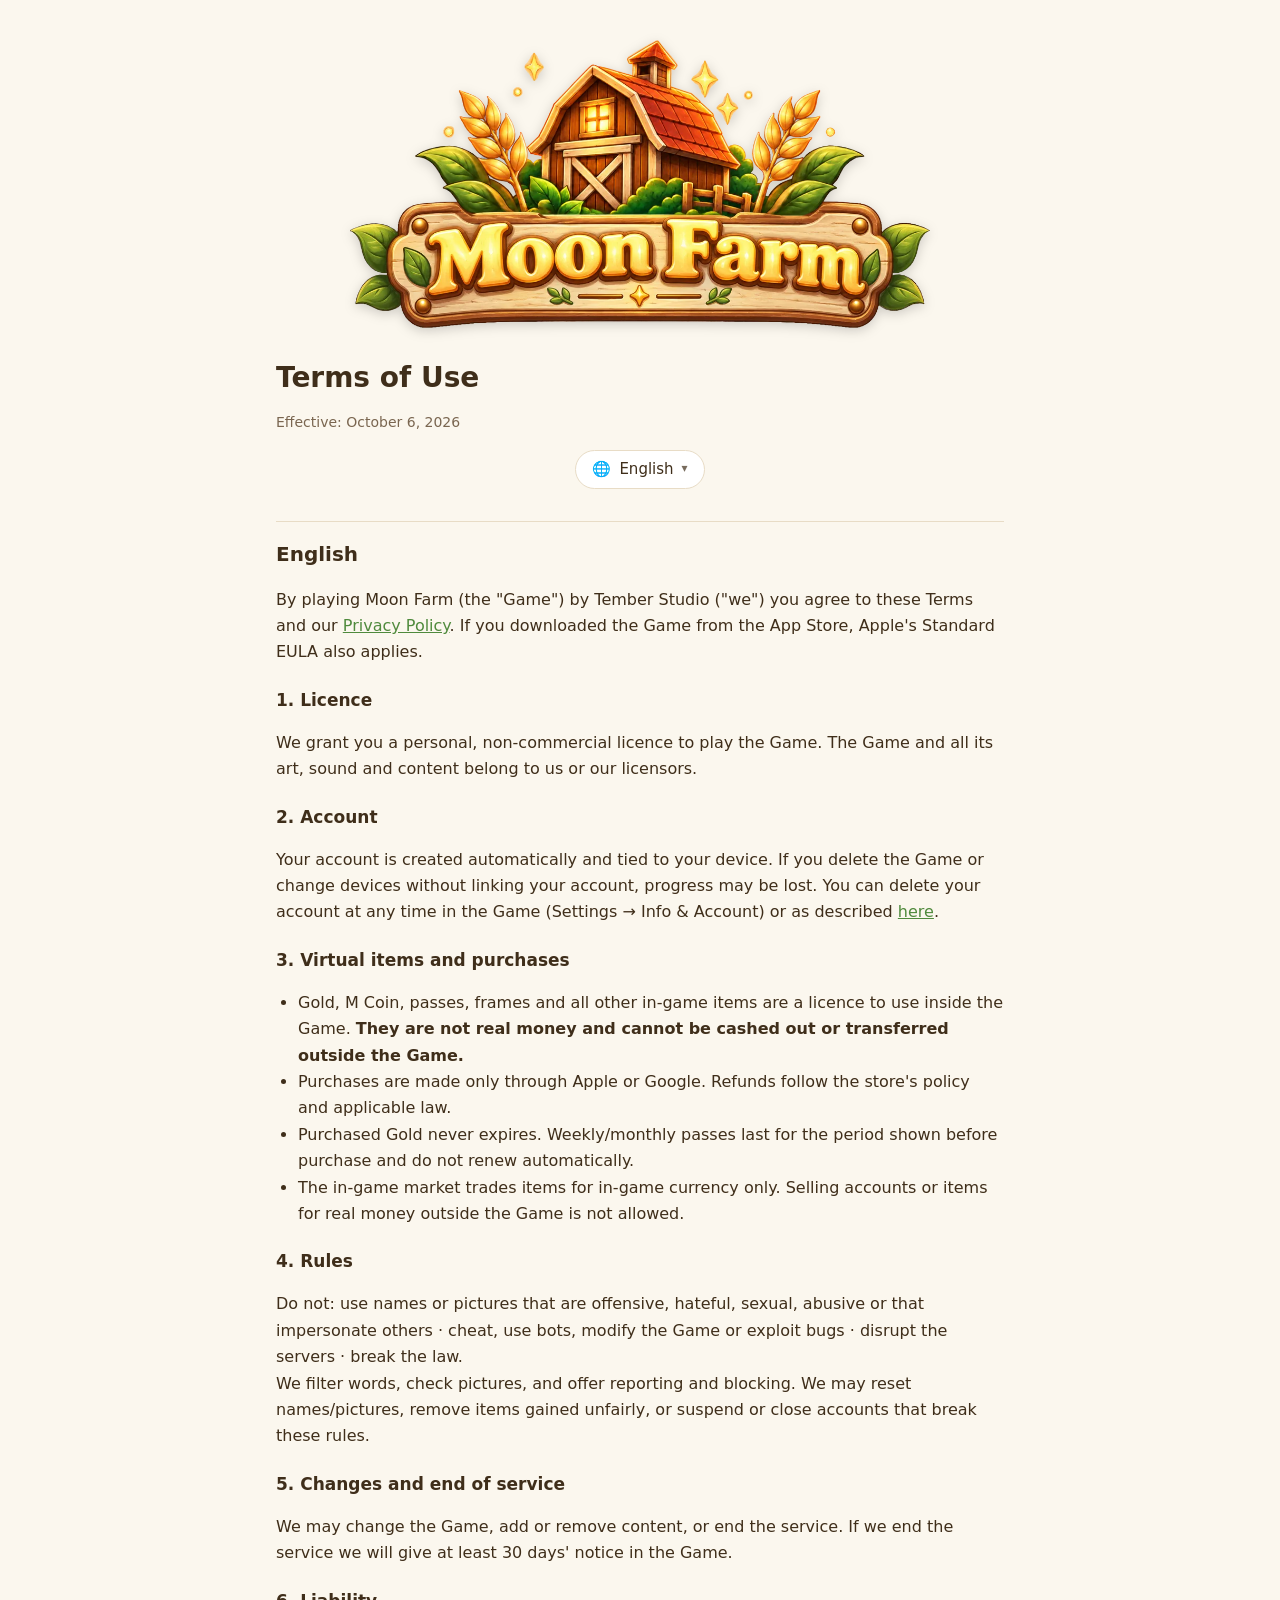
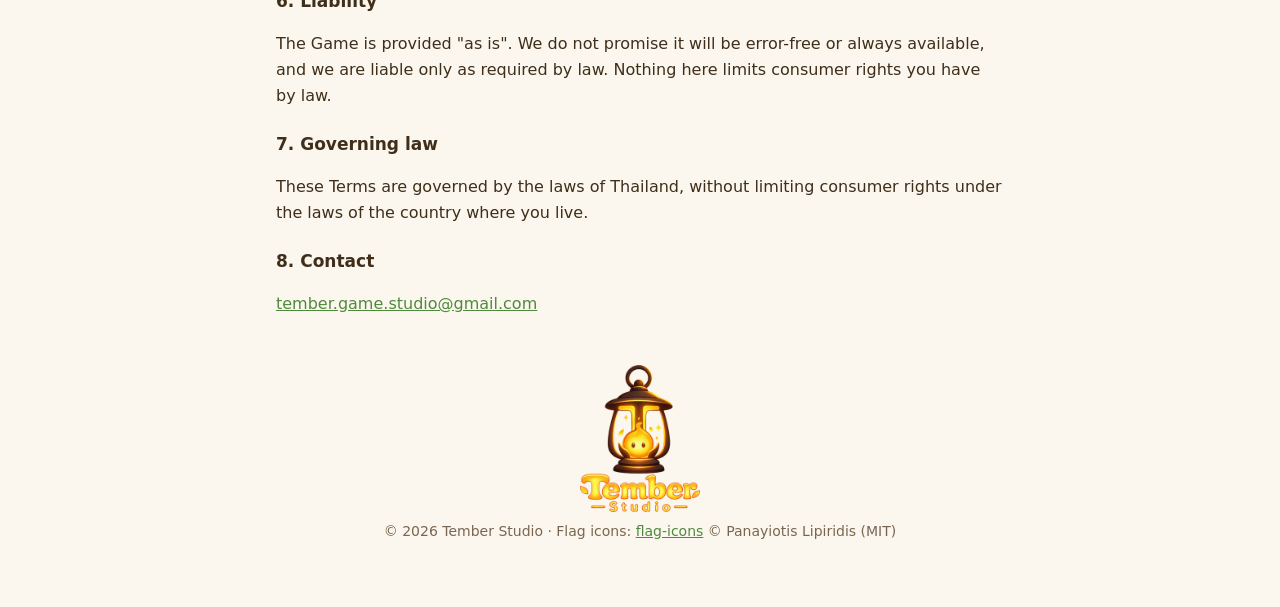
<file: terms.html>
<!doctype html>
<html lang="en">
<head>
<meta charset="utf-8"><meta name="viewport" content="width=device-width, initial-scale=1">
<title>Moon Farm — Terms of Use</title>
<link rel="stylesheet" href="style.css">
</head>
<body>
<div class="hero"><a href="index.html" aria-label="Moon Farm — home"><img id="herologo" src="img/logo.webp" alt="Moon Farm" width="1100" height="547"></a></div>
<main>
<header>
  <h1>Terms of Use</h1>
  <p class="meta">Effective: October 6, 2026</p>
  <div class="langmenu" id="langmenu"><button type="button" id="langbtn" aria-haspopup="true" aria-expanded="false" aria-label="Language"><span class="globe" aria-hidden="true">🌐</span><span id="langcur">English</span><span class="caret" aria-hidden="true">▾</span></button><div class="lang" id="langbar"><a href="#en" lang="en"><img src="flags/gb.png" alt="" width="20" height="15">English</a><a href="#th" lang="th"><img src="flags/th.png" alt="" width="20" height="15">ภาษาไทย</a><a href="#ja" lang="ja"><img src="flags/jp.png" alt="" width="20" height="15">日本語</a><a href="#ko" lang="ko"><img src="flags/kr.png" alt="" width="20" height="15">한국어</a><a href="#zh-Hant" lang="zh-Hant"><span class="flagtxt" aria-hidden="true">繁</span>繁體中文</a><a href="#de" lang="de"><img src="flags/de.png" alt="" width="20" height="15">Deutsch</a><a href="#fr" lang="fr"><img src="flags/fr.png" alt="" width="20" height="15">Français</a><a href="#es" lang="es"><img src="flags/es.png" alt="" width="20" height="15">Español</a><a href="#pt-BR" lang="pt-BR"><img src="flags/br.png" alt="" width="20" height="15">Português (Brasil)</a><a href="#id" lang="id"><img src="flags/id.png" alt="" width="20" height="15">Bahasa Indonesia</a><a href="#vi" lang="vi"><img src="flags/vn.png" alt="" width="20" height="15">Tiếng Việt</a><a href="#ru" lang="ru"><img src="flags/ru.png" alt="" width="20" height="15">Русский</a><a href="#ar" lang="ar"><img src="flags/sa.png" alt="" width="20" height="15">العربية</a><a href="#it" lang="it"><img src="flags/it.png" alt="" width="20" height="15">Italiano</a><a href="#tr" lang="tr"><img src="flags/tr.png" alt="" width="20" height="15">Türkçe</a></div></div>
</header>

<section id="en">
<h2>English</h2>
<p>By playing Moon Farm (the "Game") by Tember Studio ("we") you agree to these Terms and our <a href="privacy.html">Privacy Policy</a>. If you downloaded the Game from the App Store, Apple's Standard EULA also applies.</p>

<h3>1. Licence</h3>
<p>We grant you a personal, non-commercial licence to play the Game. The Game and all its art, sound and content belong to us or our licensors.</p>

<h3>2. Account</h3>
<p>Your account is created automatically and tied to your device. If you delete the Game or change devices without linking your account, progress may be lost. You can delete your account at any time in the Game (Settings → Info &amp; Account) or as described <a href="delete-account.html">here</a>.</p>

<h3>3. Virtual items and purchases</h3>
<ul>
<li>Gold, M Coin, passes, frames and all other in-game items are a licence to use inside the Game. <b>They are not real money and cannot be cashed out or transferred outside the Game.</b></li>
<li>Purchases are made only through Apple or Google. Refunds follow the store's policy and applicable law.</li>
<li>Purchased Gold never expires. Weekly/monthly passes last for the period shown before purchase and do not renew automatically.</li>
<li>The in-game market trades items for in-game currency only. Selling accounts or items for real money outside the Game is not allowed.</li>
</ul>

<h3>4. Rules</h3>
<p>Do not: use names or pictures that are offensive, hateful, sexual, abusive or that impersonate others · cheat, use bots, modify the Game or exploit bugs · disrupt the servers · break the law.<br>
We filter words, check pictures, and offer reporting and blocking. We may reset names/pictures, remove items gained unfairly, or suspend or close accounts that break these rules.</p>

<h3>5. Changes and end of service</h3>
<p>We may change the Game, add or remove content, or end the service. If we end the service we will give at least 30 days' notice in the Game.</p>

<h3>6. Liability</h3>
<p>The Game is provided "as is". We do not promise it will be error-free or always available, and we are liable only as required by law. Nothing here limits consumer rights you have by law.</p>

<h3>7. Governing law</h3>
<p>These Terms are governed by the laws of Thailand, without limiting consumer rights under the laws of the country where you live.</p>

<h3>8. Contact</h3>
<p><a href="mailto:tember.game.studio@gmail.com">tember.game.studio@gmail.com</a></p>
</section>

<section id="th">
<h2>ภาษาไทย</h2>
<p class="meta">มีผลตั้งแต่: 6 ตุลาคม 2026</p>
<p class="note">คำแปลนี้จัดทำเพื่อความสะดวก หากแตกต่างจากฉบับภาษาอังกฤษ ให้ยึดฉบับภาษาอังกฤษเป็นหลัก</p>
<p>การเล่น Moon Farm ("เกม") ของ Tember Studio ("เรา") ถือว่าคุณยอมรับข้อตกลงนี้และ <a href="privacy.html">นโยบายความเป็นส่วนตัว</a> ถ้าคุณดาวน์โหลดจาก App Store ข้อตกลงสัญญาอนุญาตใช้งานมาตรฐานของ Apple (Standard EULA) ใช้บังคับด้วย</p>

<h3>1. สิทธิ์การใช้งาน</h3>
<p>เราให้สิทธิ์คุณใช้เกมเพื่อความบันเทิงส่วนตัว ไม่ใช่เชิงพาณิชย์ เกม ภาพ เสียง และเนื้อหาทั้งหมดเป็นของเราหรือผู้อนุญาตของเรา</p>

<h3>2. บัญชี</h3>
<p>บัญชีถูกสร้างให้อัตโนมัติและผูกกับเครื่องของคุณ ถ้าคุณลบเกมหรือเปลี่ยนเครื่องโดยไม่ได้ผูกบัญชี ความคืบหน้าอาจหายได้ คุณลบบัญชีได้ทุกเมื่อในเกม (ตั้งค่า → ข้อมูลและบัญชี) หรือตาม <a href="delete-account.html">หน้านี้</a></p>

<h3>3. ของในเกมและการซื้อ</h3>
<ul>
<li>Gold, M Coin, บัตร, กรอบ และของทุกอย่างในเกม เป็นสิทธิ์ใช้งานภายในเกม <b>ไม่ใช่เงินจริง แลกเป็นเงินหรือโอนออกนอกเกมไม่ได้</b></li>
<li>การซื้อทำผ่าน Apple หรือ Google เท่านั้น การคืนเงินเป็นไปตามนโยบายของร้านค้าและกฎหมายที่ใช้บังคับ</li>
<li>Gold ที่ซื้อแล้วไม่มีวันหมดอายุ บัตรรายสัปดาห์/รายเดือนมีระยะเวลาตามที่แสดงก่อนซื้อ และไม่ต่ออายุอัตโนมัติ</li>
<li>ตลาดในเกมใช้แลกของกันด้วยเงินในเกมเท่านั้น ห้ามซื้อขายบัญชีหรือของในเกมด้วยเงินจริงนอกเกม</li>
</ul>

<h3>4. กติกาการใช้งาน</h3>
<p>ห้าม: ตั้งชื่อหรือใช้รูปที่หยาบคาย เกลียดชัง ลามก ละเมิดผู้อื่น หรือแอบอ้างเป็นคนอื่น · โกง ใช้โปรแกรมช่วย แก้ไขเกม หรือใช้ช่องโหว่ · รบกวนเซิร์ฟเวอร์ · ทำผิดกฎหมาย<br>
เรามีระบบกรองคำ ตรวจรูป รายงาน และบล็อก และอาจรีเซ็ตชื่อ/รูป ยึดของที่ได้มาโดยมิชอบ หรือระงับ/ปิดบัญชีที่ทำผิดกติกา</p>

<h3>5. การเปลี่ยนแปลงและการหยุดให้บริการ</h3>
<p>เราอาจปรับเกม เพิ่ม/ลดเนื้อหา หรือหยุดให้บริการได้ ถ้าจะหยุดให้บริการ เราจะแจ้งล่วงหน้าอย่างน้อย 30 วันในเกม</p>

<h3>6. ข้อจำกัดความรับผิด</h3>
<p>เกมให้บริการ "ตามสภาพ" เราไม่รับประกันว่าจะไม่มีข้อผิดพลาดหรือไม่มีช่วงหยุดทำงาน และรับผิดเท่าที่กฎหมายกำหนดเท่านั้น ข้อนี้ไม่ตัดสิทธิ์ผู้บริโภคที่กฎหมายคุ้มครอง</p>

<h3>7. กฎหมายที่ใช้บังคับ</h3>
<p>ข้อตกลงนี้อยู่ภายใต้กฎหมายไทย โดยไม่ตัดสิทธิ์ผู้บริโภคตามกฎหมายของประเทศที่คุณอาศัยอยู่</p>

<h3>8. ติดต่อ</h3>
<p><a href="mailto:tember.game.studio@gmail.com">tember.game.studio@gmail.com</a></p>
</section>
<!-- i18n:start -->
<section id="ja" lang="ja">
<h2>利用規約</h2>
<p class="meta">施行日：2026年10月6日</p>
<p class="note">この翻訳は便宜のために提供されています。英語版と内容が異なる場合は、英語版が優先されます。</p>
<p>Tember Studio（以下「当社」）の Moon Farm（以下「本ゲーム」）をプレイすることで、本規約および<a href="privacy.html">プライバシーポリシー</a>に同意したものとみなされます。App Store からダウンロードした場合は、AppleのStandard EULAも適用されます。</p>
<h3>1. ライセンス</h3>
<p>当社は、お客様に本ゲームをプレイするための、個人的かつ非商用のライセンスを付与します。本ゲームおよびそのすべての画像、音声、コンテンツは、当社または当社のライセンサーに帰属します。</p>
<h3>2. アカウント</h3>
<p>アカウントは自動的に作成され、お使いの端末に紐づきます。アカウントを連携せずにゲームを削除したり端末を変更したりすると、進行状況が失われる場合があります。アカウントはいつでもゲーム内（設定 → 情報とアカウント）、または<a href="delete-account.html">こちら</a>に記載の方法で削除できます。</p>
<h3>3. バーチャルアイテムと購入</h3>
<ul>
<li>Gold、M Coin、パス、フレームなど、ゲーム内のすべてのアイテムは、ゲーム内で使用する権利です。<b>現実の通貨ではなく、換金したりゲーム外へ移転したりすることはできません。</b></li>
<li>購入はAppleまたはGoogleを通じてのみ行われます。返金は、ストアのポリシーおよび適用される法令に従います。</li>
<li>購入したGoldに有効期限はありません。週間／月間パスは、購入前に表示された期間のみ有効で、自動更新されません。</li>
<li>ゲーム内マーケットでは、アイテムをゲーム内通貨でのみ取引します。アカウントやアイテムをゲーム外で現金と引き換えに売買することは禁止されています。</li>
</ul>
<h3>4. ルール</h3>
<p>次の行為は禁止です：不快、差別的、性的、攻撃的な名前や画像の使用、または他人へのなりすまし · 不正行為、ボットの使用、ゲームの改変、バグの悪用 · サーバーへの妨害 · 違法行為。<br>
当社は、言葉のフィルタリングと画像の確認を行い、通報とブロックの機能を提供します。これらのルールに違反したアカウントに対して、名前や画像のリセット、不正に得たアイテムの削除、アカウントの停止または閉鎖を行うことがあります。</p>
<h3>5. 変更とサービスの終了</h3>
<p>当社は、ゲームの変更、コンテンツの追加・削除、またはサービスの終了を行うことがあります。サービスを終了する場合は、ゲーム内で少なくとも30日前までにお知らせします。</p>
<h3>6. 責任</h3>
<p>本ゲームは「現状のまま」提供されます。エラーがないこと、または常に利用できることを保証するものではなく、当社は法律で求められる範囲でのみ責任を負います。本規約のいかなる内容も、法律上お客様が持つ消費者の権利を制限するものではありません。</p>
<h3>7. 準拠法</h3>
<p>本規約はタイの法律に準拠します。ただし、お住まいの国の法律に基づく消費者の権利を制限するものではありません。</p>
<h3>8. お問い合わせ</h3>
<p><a href="mailto:tember.game.studio@gmail.com">tember.game.studio@gmail.com</a></p>
</section>
<section id="ko" lang="ko">
<h2>이용약관</h2>
<p class="meta">시행일: 2026년 10월 6일</p>
<p class="note">이 번역은 편의를 위해 제공됩니다. 영어 버전과 내용이 다를 경우 영어 버전이 우선합니다.</p>
<p>Tember Studio(이하 "회사")의 Moon Farm(이하 "게임")을 플레이하면 이 약관과 <a href="privacy.html">개인정보 처리방침</a>에 동의하는 것으로 봅니다. 게임을 App Store에서 내려받은 경우 Apple의 Standard EULA도 함께 적용됩니다.</p>
<h3>1. 사용 허가</h3>
<p>회사는 이용자에게 게임을 플레이할 수 있는 개인적이고 비상업적인 사용 허가를 부여합니다. 게임과 모든 그림, 소리, 콘텐츠는 회사 또는 회사에 사용을 허락한 자의 소유입니다.</p>
<h3>2. 계정</h3>
<p>계정은 자동으로 생성되며 기기에 연결됩니다. 계정을 연동하지 않고 게임을 삭제하거나 기기를 바꾸면 진행 상황이 사라질 수 있습니다. 계정은 언제든지 게임 내(설정 → 정보 및 계정) 또는 <a href="delete-account.html">여기</a>에 설명된 방법으로 삭제할 수 있습니다.</p>
<h3>3. 가상 아이템과 구매</h3>
<ul>
<li>Gold, M Coin, 패스, 프레임 등 게임 내 모든 아이템은 게임 안에서 사용할 수 있는 권리입니다. <b>실제 돈이 아니며 현금으로 바꾸거나 게임 밖으로 옮길 수 없습니다.</b></li>
<li>구매는 Apple 또는 Google을 통해서만 이루어집니다. 환불은 스토어의 정책과 관련 법령에 따릅니다.</li>
<li>구매한 Gold는 만료되지 않습니다. 주간/월간 패스는 구매 전에 표시된 기간 동안 유지되며 자동으로 갱신되지 않습니다.</li>
<li>게임 내 마켓에서는 아이템을 게임 내 화폐로만 거래합니다. 게임 밖에서 계정이나 아이템을 실제 돈으로 사고파는 것은 허용되지 않습니다.</li>
</ul>
<h3>4. 규칙</h3>
<p>금지 사항: 불쾌하거나 혐오스럽거나 선정적이거나 모욕적인 이름·사진 또는 타인을 사칭하는 이름·사진 사용 · 부정행위, 봇 사용, 게임 변조, 버그 악용 · 서버 방해 · 법 위반.<br>
회사는 단어 필터링과 사진 검수를 하고 신고 및 차단 기능을 제공합니다. 이 규칙을 위반한 계정에 대해 이름/사진 초기화, 부당하게 얻은 아이템 회수, 계정 정지 또는 폐쇄를 할 수 있습니다.</p>
<h3>5. 변경 및 서비스 종료</h3>
<p>회사는 게임을 변경하거나 콘텐츠를 추가·삭제하거나 서비스를 종료할 수 있습니다. 서비스를 종료하는 경우 게임 내에서 최소 30일 전에 알려 드립니다.</p>
<h3>6. 책임</h3>
<p>게임은 "있는 그대로" 제공됩니다. 오류가 없거나 항상 이용할 수 있다고 약속하지 않으며, 회사는 법에서 요구하는 범위에서만 책임을 집니다. 이 약관의 어떤 내용도 법에 따라 이용자가 가지는 소비자 권리를 제한하지 않습니다.</p>
<h3>7. 준거법</h3>
<p>이 약관은 태국 법률에 따르며, 이용자가 거주하는 국가의 법률에 따른 소비자 권리를 제한하지 않습니다.</p>
<h3>8. 문의</h3>
<p><a href="mailto:tember.game.studio@gmail.com">tember.game.studio@gmail.com</a></p>
</section>
<section id="zh-Hant" lang="zh-Hant">
<h2>使用條款</h2>
<p class="meta">生效日期：2026 年 10 月 6 日</p>
<p class="note">本翻譯僅為方便閱讀而提供。若與英文版有出入，以英文版為準。</p>
<p>遊玩 Tember Studio（以下稱「我們」）的 Moon Farm（以下稱「遊戲」），即表示您同意本條款及我們的<a href="privacy.html">隱私權政策</a>。若您是從 App Store 下載遊戲，Apple 的標準 EULA 亦同時適用。</p>
<h3>1. 授權</h3>
<p>我們授予您個人、非商業性的授權，讓您遊玩本遊戲。遊戲及其所有美術、音效與內容均屬於我們或我們的授權方。</p>
<h3>2. 帳號</h3>
<p>您的帳號會自動建立並與您的裝置綁定。若您在未綁定帳號的情況下刪除遊戲或更換裝置，進度可能會遺失。您可隨時在遊戲中（設定 → 資訊與帳號）或依<a href="delete-account.html">此處</a>說明的方式刪除帳號。</p>
<h3>3. 虛擬物品與購買</h3>
<ul>
<li>Gold、M Coin、通行證、頭像框及所有其他遊戲內物品，都是在遊戲內使用的授權。<b>它們不是真實貨幣，無法兌現，也不能轉移到遊戲之外。</b></li>
<li>購買僅能透過 Apple 或 Google 進行。退款依商店政策及適用法律辦理。</li>
<li>已購買的 Gold 永不過期。週／月通行證的期限依購買前顯示的期間為準，且不會自動續訂。</li>
<li>遊戲內市場僅以遊戲內貨幣交易物品。禁止在遊戲外以真實金錢買賣帳號或物品。</li>
</ul>
<h3>4. 規則</h3>
<p>禁止：使用冒犯、仇恨、色情、辱罵或冒充他人的名稱或圖片 · 作弊、使用機器人、修改遊戲或利用漏洞 · 干擾伺服器 · 違反法律。<br>
我們會過濾字詞、審查圖片，並提供檢舉與封鎖功能。對於違反這些規則的帳號，我們可能重設名稱／圖片、移除不當取得的物品，或停權、關閉帳號。</p>
<h3>5. 變更與終止服務</h3>
<p>我們可能變更遊戲、新增或移除內容，或終止服務。若終止服務，我們會在遊戲中至少提前 30 天通知。</p>
<h3>6. 責任</h3>
<p>遊戲依「現狀」提供。我們不保證遊戲沒有錯誤或隨時可用，且僅在法律規定的範圍內負責。本條款的任何內容均不限制您依法享有的消費者權利。</p>
<h3>7. 準據法</h3>
<p>本條款受泰國法律管轄，但不限制您依居住國家／地區法律所享有的消費者權利。</p>
<h3>8. 聯絡我們</h3>
<p><a href="mailto:tember.game.studio@gmail.com">tember.game.studio@gmail.com</a></p>
</section>
<section id="de" lang="de">
<h2>Nutzungsbedingungen</h2>
<p class="meta">Gültig ab: 6. Oktober 2026</p>
<p class="note">Diese Übersetzung dient nur Ihrer Bequemlichkeit. Bei Abweichungen von der englischen Fassung gilt die englische Fassung.</p>
<p>Mit dem Spielen von Moon Farm (das „Spiel“) von Tember Studio („wir“) stimmen Sie diesen Bedingungen und unserer <a href="privacy.html">Datenschutzerklärung</a> zu. Wenn Sie das Spiel aus dem App Store geladen haben, gilt zusätzlich Apples Standard-EULA.</p>
<h3>1. Lizenz</h3>
<p>Wir gewähren Ihnen eine persönliche, nicht kommerzielle Lizenz zum Spielen. Das Spiel und alle zugehörigen Grafiken, Töne und Inhalte gehören uns oder unseren Lizenzgebern.</p>
<h3>2. Konto</h3>
<p>Ihr Konto wird automatisch erstellt und ist an Ihr Gerät gebunden. Wenn Sie das Spiel löschen oder das Gerät wechseln, ohne Ihr Konto zu verknüpfen, kann der Fortschritt verloren gehen. Sie können Ihr Konto jederzeit im Spiel (Einstellungen → Info &amp; Konto) oder wie <a href="delete-account.html">hier</a> beschrieben löschen.</p>
<h3>3. Virtuelle Gegenstände und Käufe</h3>
<ul>
<li>Gold, M Coin, Pässe, Rahmen und alle anderen Gegenstände im Spiel sind eine Lizenz zur Nutzung innerhalb des Spiels. <b>Sie sind kein echtes Geld und können weder ausgezahlt noch außerhalb des Spiels übertragen werden.</b></li>
<li>Käufe erfolgen ausschließlich über Apple oder Google. Rückerstattungen richten sich nach den Richtlinien des Stores und dem geltenden Recht.</li>
<li>Gekauftes Gold verfällt nie. Wochen-/Monatspässe gelten für den vor dem Kauf angezeigten Zeitraum und verlängern sich nicht automatisch.</li>
<li>Auf dem Markt im Spiel werden Gegenstände nur gegen Spielwährung gehandelt. Der Verkauf von Konten oder Gegenständen für echtes Geld außerhalb des Spiels ist nicht erlaubt.</li>
</ul>
<h3>4. Regeln</h3>
<p>Nicht erlaubt: Namen oder Bilder, die beleidigend, hasserfüllt, sexuell oder missbräuchlich sind oder andere imitieren · Betrügen, Bots nutzen, das Spiel verändern oder Fehler ausnutzen · die Server stören · gegen Gesetze verstoßen.<br>
Wir filtern Wörter, prüfen Bilder und bieten Melden und Blockieren an. Wir können Namen/Bilder zurücksetzen, unrechtmäßig erlangte Gegenstände entfernen oder Konten sperren oder schließen, die gegen diese Regeln verstoßen.</p>
<h3>5. Änderungen und Einstellung des Dienstes</h3>
<p>Wir können das Spiel ändern, Inhalte hinzufügen oder entfernen oder den Dienst einstellen. Wenn wir den Dienst einstellen, kündigen wir dies mindestens 30 Tage vorher im Spiel an.</p>
<h3>6. Haftung</h3>
<p>Das Spiel wird „wie besehen“ bereitgestellt. Wir versprechen nicht, dass es fehlerfrei oder jederzeit verfügbar ist, und haften nur im gesetzlich vorgeschriebenen Umfang. Nichts hierin schränkt Verbraucherrechte ein, die Ihnen gesetzlich zustehen.</p>
<h3>7. Anwendbares Recht</h3>
<p>Diese Bedingungen unterliegen thailändischem Recht, ohne die Verbraucherrechte nach dem Recht Ihres Wohnsitzlandes einzuschränken.</p>
<h3>8. Kontakt</h3>
<p><a href="mailto:tember.game.studio@gmail.com">tember.game.studio@gmail.com</a></p>
</section>
<section id="fr" lang="fr">
<h2>Conditions d'utilisation</h2>
<p class="meta">En vigueur le : 6 octobre 2026</p>
<p class="note">Cette traduction est fournie à titre de commodité. En cas de différence avec la version anglaise, la version anglaise prévaut.</p>
<p>En jouant à Moon Farm (le « Jeu ») de Tember Studio (« nous »), vous acceptez les présentes Conditions et notre <a href="privacy.html">Politique de confidentialité</a>. Si vous avez téléchargé le Jeu depuis l'App Store, le contrat de licence standard d'Apple (Standard EULA) s'applique également.</p>
<h3>1. Licence</h3>
<p>Nous vous accordons une licence personnelle et non commerciale pour jouer au Jeu. Le Jeu ainsi que tous ses graphismes, sons et contenus nous appartiennent ou appartiennent à nos concédants.</p>
<h3>2. Compte</h3>
<p>Votre compte est créé automatiquement et lié à votre appareil. Si vous supprimez le Jeu ou changez d'appareil sans avoir associé votre compte, votre progression peut être perdue. Vous pouvez supprimer votre compte à tout moment dans le Jeu (Paramètres → Infos &amp; compte) ou comme indiqué <a href="delete-account.html">ici</a>.</p>
<h3>3. Objets virtuels et achats</h3>
<ul>
<li>Le Gold, les M Coin, les pass, les cadres et tous les autres objets du Jeu constituent une licence d'utilisation à l'intérieur du Jeu. <b>Ce n'est pas de l'argent réel : ils ne peuvent être ni encaissés ni transférés hors du Jeu.</b></li>
<li>Les achats se font uniquement via Apple ou Google. Les remboursements suivent la politique de la boutique et la loi applicable.</li>
<li>Le Gold acheté n'expire jamais. Les pass hebdomadaires/mensuels durent la période indiquée avant l'achat et ne se renouvellent pas automatiquement.</li>
<li>Le marché du Jeu échange des objets uniquement contre la monnaie du Jeu. La vente de comptes ou d'objets contre de l'argent réel en dehors du Jeu est interdite.</li>
</ul>
<h3>4. Règles</h3>
<p>Il est interdit de : utiliser des noms ou des images offensants, haineux, sexuels, injurieux ou qui usurpent l'identité d'autrui · tricher, utiliser des bots, modifier le Jeu ou exploiter des bugs · perturber les serveurs · enfreindre la loi.<br>
Nous filtrons les mots, vérifions les images et proposons le signalement et le blocage. Nous pouvons réinitialiser des noms/images, retirer les objets obtenus de manière déloyale, ou suspendre ou fermer les comptes qui enfreignent ces règles.</p>
<h3>5. Modifications et fin du service</h3>
<p>Nous pouvons modifier le Jeu, ajouter ou retirer du contenu, ou mettre fin au service. Si nous mettons fin au service, nous vous préviendrons dans le Jeu au moins 30 jours à l'avance.</p>
<h3>6. Responsabilité</h3>
<p>Le Jeu est fourni « en l'état ». Nous ne garantissons pas qu'il soit exempt d'erreurs ni toujours disponible, et nous ne sommes responsables que dans la mesure exigée par la loi. Rien dans le présent document ne limite les droits des consommateurs que vous tenez de la loi.</p>
<h3>7. Droit applicable</h3>
<p>Les présentes Conditions sont régies par le droit thaïlandais, sans limiter les droits des consommateurs prévus par la loi du pays où vous résidez.</p>
<h3>8. Contact</h3>
<p><a href="mailto:tember.game.studio@gmail.com">tember.game.studio@gmail.com</a></p>
</section>
<section id="es" lang="es">
<h2>Términos de uso</h2>
<p class="meta">Vigente desde: 6 de octubre de 2026</p>
<p class="note">Esta traducción se ofrece por comodidad. Si difiere de la versión en inglés, prevalece la versión en inglés.</p>
<p>Al jugar a Moon Farm (el «Juego») de Tember Studio («nosotros») aceptas estos Términos y nuestra <a href="privacy.html">Política de privacidad</a>. Si descargaste el Juego desde la App Store, también se aplica el contrato de licencia estándar de Apple (Standard EULA).</p>
<h3>1. Licencia</h3>
<p>Te concedemos una licencia personal y no comercial para jugar al Juego. El Juego y todo su arte, sonido y contenido pertenecen a nosotros o a nuestros licenciantes.</p>
<h3>2. Cuenta</h3>
<p>Tu cuenta se crea automáticamente y queda vinculada a tu dispositivo. Si eliminas el Juego o cambias de dispositivo sin vincular tu cuenta, el progreso puede perderse. Puedes eliminar tu cuenta en cualquier momento dentro del Juego (Ajustes → Info y cuenta) o como se describe <a href="delete-account.html">aquí</a>.</p>
<h3>3. Objetos virtuales y compras</h3>
<ul>
<li>Gold, M Coin, pases, marcos y todos los demás objetos del juego son una licencia de uso dentro del Juego. <b>No son dinero real y no se pueden canjear por dinero ni transferir fuera del Juego.</b></li>
<li>Las compras se hacen solo a través de Apple o Google. Los reembolsos siguen la política de la tienda y la ley aplicable.</li>
<li>El Gold comprado nunca caduca. Los pases semanales/mensuales duran el periodo indicado antes de la compra y no se renuevan automáticamente.</li>
<li>El mercado del juego intercambia objetos solo por moneda del juego. No está permitido vender cuentas u objetos por dinero real fuera del Juego.</li>
</ul>
<h3>4. Normas</h3>
<p>No está permitido: usar nombres o imágenes ofensivos, de odio, sexuales o abusivos, o que suplanten a otras personas · hacer trampas, usar bots, modificar el Juego o aprovechar errores · interrumpir los servidores · infringir la ley.<br>
Filtramos palabras, revisamos imágenes y ofrecemos denuncia y bloqueo. Podemos restablecer nombres/imágenes, retirar objetos obtenidos de forma indebida o suspender o cerrar las cuentas que incumplan estas normas.</p>
<h3>5. Cambios y fin del servicio</h3>
<p>Podemos modificar el Juego, añadir o quitar contenido o finalizar el servicio. Si finalizamos el servicio, avisaremos en el Juego con al menos 30 días de antelación.</p>
<h3>6. Responsabilidad</h3>
<p>El Juego se ofrece «tal cual». No prometemos que esté libre de errores ni que esté siempre disponible, y solo respondemos en la medida que exija la ley. Nada de lo aquí dispuesto limita los derechos de consumidor que tengas por ley.</p>
<h3>7. Ley aplicable</h3>
<p>Estos Términos se rigen por las leyes de Tailandia, sin limitar los derechos de los consumidores conforme a las leyes del país donde resides.</p>
<h3>8. Contacto</h3>
<p><a href="mailto:tember.game.studio@gmail.com">tember.game.studio@gmail.com</a></p>
</section>
<section id="pt-BR" lang="pt-BR">
<h2>Termos de Uso</h2>
<p class="meta">Em vigor desde: 6 de outubro de 2026</p>
<p class="note">Esta tradução é fornecida por conveniência. Se houver diferença em relação à versão em inglês, prevalece a versão em inglês.</p>
<p>Ao jogar Moon Farm (o "Jogo") da Tember Studio ("nós"), você concorda com estes Termos e com a nossa <a href="privacy.html">Política de Privacidade</a>. Se você baixou o Jogo da App Store, o contrato de licença padrão da Apple (Standard EULA) também se aplica.</p>
<h3>1. Licença</h3>
<p>Concedemos a você uma licença pessoal e não comercial para jogar o Jogo. O Jogo e toda a sua arte, som e conteúdo pertencem a nós ou aos nossos licenciadores.</p>
<h3>2. Conta</h3>
<p>Sua conta é criada automaticamente e vinculada ao seu dispositivo. Se você excluir o Jogo ou trocar de dispositivo sem vincular a conta, o progresso pode ser perdido. Você pode excluir sua conta a qualquer momento no Jogo (Configurações → Info e conta) ou como descrito <a href="delete-account.html">aqui</a>.</p>
<h3>3. Itens virtuais e compras</h3>
<ul>
<li>Gold, M Coin, passes, molduras e todos os outros itens do jogo são uma licença de uso dentro do Jogo. <b>Não são dinheiro real e não podem ser convertidos em dinheiro nem transferidos para fora do Jogo.</b></li>
<li>As compras são feitas somente pela Apple ou pelo Google. Os reembolsos seguem a política da loja e a lei aplicável.</li>
<li>O Gold comprado nunca expira. Os passes semanais/mensais duram o período mostrado antes da compra e não são renovados automaticamente.</li>
<li>O mercado do jogo troca itens somente por moeda do jogo. Não é permitido vender contas ou itens por dinheiro real fora do Jogo.</li>
</ul>
<h3>4. Regras</h3>
<p>É proibido: usar nomes ou imagens ofensivos, de ódio, sexuais, abusivos ou que se passem por outras pessoas · trapacear, usar bots, modificar o Jogo ou explorar bugs · atrapalhar os servidores · violar a lei.<br>
Filtramos palavras, verificamos imagens e oferecemos denúncia e bloqueio. Podemos redefinir nomes/imagens, remover itens obtidos de forma indevida ou suspender ou encerrar contas que violem estas regras.</p>
<h3>5. Alterações e fim do serviço</h3>
<p>Podemos alterar o Jogo, adicionar ou remover conteúdo ou encerrar o serviço. Se encerrarmos o serviço, avisaremos no Jogo com pelo menos 30 dias de antecedência.</p>
<h3>6. Responsabilidade</h3>
<p>O Jogo é fornecido "como está". Não prometemos que ele seja livre de erros ou esteja sempre disponível, e respondemos apenas na medida exigida por lei. Nada aqui limita os direitos de consumidor que você tem por lei.</p>
<h3>7. Lei aplicável</h3>
<p>Estes Termos são regidos pelas leis da Tailândia, sem limitar os direitos do consumidor previstos nas leis do país onde você mora.</p>
<h3>8. Contato</h3>
<p><a href="mailto:tember.game.studio@gmail.com">tember.game.studio@gmail.com</a></p>
</section>
<section id="id" lang="id">
<h2>Ketentuan Penggunaan</h2>
<p class="meta">Berlaku sejak: 6 Oktober 2026</p>
<p class="note">Terjemahan ini disediakan untuk kenyamanan. Jika berbeda dengan versi bahasa Inggris, yang berlaku adalah versi bahasa Inggris.</p>
<p>Dengan memainkan Moon Farm ("Game") dari Tember Studio ("kami"), Anda menyetujui Ketentuan ini dan <a href="privacy.html">Kebijakan Privasi</a> kami. Jika Anda mengunduh Game dari App Store, Standard EULA Apple juga berlaku.</p>
<h3>1. Lisensi</h3>
<p>Kami memberi Anda lisensi pribadi dan non-komersial untuk memainkan Game. Game beserta seluruh gambar, suara, dan kontennya adalah milik kami atau pemberi lisensi kami.</p>
<h3>2. Akun</h3>
<p>Akun Anda dibuat otomatis dan terikat pada perangkat Anda. Jika Anda menghapus Game atau berganti perangkat tanpa menautkan akun, kemajuan dapat hilang. Anda dapat menghapus akun kapan saja di dalam Game (Pengaturan → Info &amp; Akun) atau seperti dijelaskan <a href="delete-account.html">di sini</a>.</p>
<h3>3. Item virtual dan pembelian</h3>
<ul>
<li>Gold, M Coin, pass, bingkai, dan semua item lain dalam game adalah lisensi untuk digunakan di dalam Game. <b>Semuanya bukan uang sungguhan dan tidak dapat diuangkan atau dipindahkan ke luar Game.</b></li>
<li>Pembelian hanya dilakukan melalui Apple atau Google. Pengembalian dana mengikuti kebijakan toko dan hukum yang berlaku.</li>
<li>Gold yang dibeli tidak pernah kedaluwarsa. Pass mingguan/bulanan berlaku selama periode yang ditampilkan sebelum pembelian dan tidak diperpanjang otomatis.</li>
<li>Pasar dalam game hanya menukar item dengan mata uang dalam game. Menjual akun atau item dengan uang sungguhan di luar Game tidak diperbolehkan.</li>
</ul>
<h3>4. Aturan</h3>
<p>Dilarang: menggunakan nama atau gambar yang menyinggung, penuh kebencian, bersifat seksual, kasar, atau menyamar sebagai orang lain · curang, memakai bot, memodifikasi Game, atau memanfaatkan bug · mengganggu server · melanggar hukum.<br>
Kami menyaring kata, memeriksa gambar, dan menyediakan fitur laporkan dan blokir. Kami dapat mengatur ulang nama/gambar, menghapus item yang diperoleh secara tidak adil, atau menangguhkan atau menutup akun yang melanggar aturan ini.</p>
<h3>5. Perubahan dan berakhirnya layanan</h3>
<p>Kami dapat mengubah Game, menambah atau menghapus konten, atau mengakhiri layanan. Jika kami mengakhiri layanan, kami akan memberi pemberitahuan setidaknya 30 hari sebelumnya di dalam Game.</p>
<h3>6. Tanggung jawab</h3>
<p>Game disediakan "apa adanya". Kami tidak menjanjikan bahwa Game bebas dari kesalahan atau selalu tersedia, dan kami hanya bertanggung jawab sebatas yang diwajibkan hukum. Tidak ada ketentuan di sini yang membatasi hak konsumen yang Anda miliki menurut hukum.</p>
<h3>7. Hukum yang berlaku</h3>
<p>Ketentuan ini tunduk pada hukum Thailand, tanpa membatasi hak konsumen menurut hukum negara tempat Anda tinggal.</p>
<h3>8. Kontak</h3>
<p><a href="mailto:tember.game.studio@gmail.com">tember.game.studio@gmail.com</a></p>
</section>
<section id="vi" lang="vi">
<h2>Điều khoản sử dụng</h2>
<p class="meta">Có hiệu lực từ: 6 tháng 10 năm 2026</p>
<p class="note">Bản dịch này chỉ nhằm tiện cho bạn. Nếu có khác biệt so với bản tiếng Anh, bản tiếng Anh sẽ được ưu tiên áp dụng.</p>
<p>Khi chơi Moon Farm ("Trò chơi") của Tember Studio ("chúng tôi"), bạn đồng ý với các Điều khoản này và <a href="privacy.html">Chính sách quyền riêng tư</a> của chúng tôi. Nếu bạn tải Trò chơi từ App Store, Thỏa thuận cấp phép tiêu chuẩn của Apple (Standard EULA) cũng được áp dụng.</p>
<h3>1. Giấy phép</h3>
<p>Chúng tôi cấp cho bạn giấy phép cá nhân, phi thương mại để chơi Trò chơi. Trò chơi cùng toàn bộ hình ảnh, âm thanh và nội dung thuộc về chúng tôi hoặc bên cấp phép của chúng tôi.</p>
<h3>2. Tài khoản</h3>
<p>Tài khoản của bạn được tạo tự động và gắn với thiết bị của bạn. Nếu bạn xóa Trò chơi hoặc đổi thiết bị mà chưa liên kết tài khoản, tiến trình có thể bị mất. Bạn có thể xóa tài khoản bất cứ lúc nào trong Trò chơi (Cài đặt → Thông tin &amp; Tài khoản) hoặc theo hướng dẫn <a href="delete-account.html">tại đây</a>.</p>
<h3>3. Vật phẩm ảo và giao dịch mua</h3>
<ul>
<li>Gold, M Coin, thẻ, khung và mọi vật phẩm khác trong game là quyền sử dụng bên trong Trò chơi. <b>Chúng không phải tiền thật và không thể quy đổi thành tiền hay chuyển ra ngoài Trò chơi.</b></li>
<li>Giao dịch mua chỉ được thực hiện qua Apple hoặc Google. Việc hoàn tiền tuân theo chính sách của cửa hàng và pháp luật hiện hành.</li>
<li>Gold đã mua không bao giờ hết hạn. Thẻ tuần/tháng có thời hạn như hiển thị trước khi mua và không tự động gia hạn.</li>
<li>Chợ trong game chỉ trao đổi vật phẩm bằng tiền tệ trong game. Không được bán tài khoản hoặc vật phẩm lấy tiền thật bên ngoài Trò chơi.</li>
</ul>
<h3>4. Quy tắc</h3>
<p>Không được: dùng tên hoặc hình ảnh xúc phạm, thù ghét, khiêu dâm, lăng mạ hoặc mạo danh người khác · gian lận, dùng bot, sửa đổi Trò chơi hoặc lợi dụng lỗi · gây rối máy chủ · vi phạm pháp luật.<br>
Chúng tôi lọc từ ngữ, kiểm tra hình ảnh và cung cấp tính năng báo cáo và chặn. Chúng tôi có thể đặt lại tên/ảnh, thu hồi vật phẩm có được không công bằng, hoặc tạm khóa hay đóng các tài khoản vi phạm quy tắc này.</p>
<h3>5. Thay đổi và chấm dứt dịch vụ</h3>
<p>Chúng tôi có thể thay đổi Trò chơi, thêm hoặc bớt nội dung, hoặc chấm dứt dịch vụ. Nếu chấm dứt dịch vụ, chúng tôi sẽ thông báo trước ít nhất 30 ngày trong Trò chơi.</p>
<h3>6. Trách nhiệm</h3>
<p>Trò chơi được cung cấp "nguyên trạng". Chúng tôi không cam kết Trò chơi không có lỗi hoặc luôn sẵn sàng, và chỉ chịu trách nhiệm trong phạm vi pháp luật yêu cầu. Không nội dung nào ở đây hạn chế quyền người tiêu dùng mà bạn có theo luật.</p>
<h3>7. Luật áp dụng</h3>
<p>Các Điều khoản này chịu sự điều chỉnh của pháp luật Thái Lan, không hạn chế quyền của người tiêu dùng theo pháp luật của quốc gia nơi bạn sinh sống.</p>
<h3>8. Liên hệ</h3>
<p><a href="mailto:tember.game.studio@gmail.com">tember.game.studio@gmail.com</a></p>
</section>
<section id="ru" lang="ru">
<h2>Условия использования</h2>
<p class="meta">Действуют с: 6 октября 2026 г.</p>
<p class="note">Этот перевод предоставлен для удобства. При расхождениях с английской версией приоритет имеет английская версия.</p>
<p>Играя в Moon Farm («Игра») от Tember Studio («мы»), вы соглашаетесь с настоящими Условиями и нашей <a href="privacy.html">Политикой конфиденциальности</a>. Если вы скачали Игру из App Store, также действует стандартное лицензионное соглашение Apple (Standard EULA).</p>
<h3>1. Лицензия</h3>
<p>Мы предоставляем вам личную некоммерческую лицензию на игру в Игру. Игра и вся её графика, звуки и содержимое принадлежат нам или нашим лицензиарам.</p>
<h3>2. Аккаунт</h3>
<p>Ваш аккаунт создаётся автоматически и привязывается к вашему устройству. Если вы удалите Игру или смените устройство, не привязав аккаунт, прогресс может быть потерян. Вы можете удалить аккаунт в любой момент в Игре (Настройки → Информация и аккаунт) или так, как описано <a href="delete-account.html">здесь</a>.</p>
<h3>3. Виртуальные предметы и покупки</h3>
<ul>
<li>Gold, M Coin, пропуска, рамки и все остальные предметы в игре — это лицензия на использование внутри Игры. <b>Это не настоящие деньги: их нельзя вывести или передать за пределы Игры.</b></li>
<li>Покупки совершаются только через Apple или Google. Возвраты регулируются политикой магазина и применимым законодательством.</li>
<li>Купленный Gold не сгорает. Недельные/месячные пропуска действуют в течение срока, показанного перед покупкой, и не продлеваются автоматически.</li>
<li>На внутриигровом рынке предметы обмениваются только на внутриигровую валюту. Продажа аккаунтов или предметов за настоящие деньги вне Игры запрещена.</li>
</ul>
<h3>4. Правила</h3>
<p>Запрещается: использовать имена или изображения, которые оскорбительны, содержат ненависть, сексуальный или оскорбляющий характер либо выдают себя за других · читерить, использовать ботов, изменять Игру или эксплуатировать ошибки · нарушать работу серверов · нарушать закон.<br>
Мы фильтруем слова, проверяем изображения и предоставляем возможность жаловаться и блокировать. Мы можем сбросить имена/изображения, изъять предметы, полученные нечестным путём, а также заблокировать или закрыть аккаунты, нарушающие эти правила.</p>
<h3>5. Изменения и прекращение сервиса</h3>
<p>Мы можем изменять Игру, добавлять или удалять содержимое либо прекратить сервис. Если мы прекратим сервис, мы предупредим об этом в Игре не менее чем за 30 дней.</p>
<h3>6. Ответственность</h3>
<p>Игра предоставляется «как есть». Мы не обещаем, что она будет работать без ошибок или всегда будет доступна, и несём ответственность только в пределах, установленных законом. Ничто в настоящих Условиях не ограничивает права потребителей, которые вам предоставляет закон.</p>
<h3>7. Применимое право</h3>
<p>Настоящие Условия регулируются законодательством Таиланда без ограничения прав потребителей по законам страны, в которой вы проживаете.</p>
<h3>8. Контакты</h3>
<p><a href="mailto:tember.game.studio@gmail.com">tember.game.studio@gmail.com</a></p>
</section>
<section id="ar" lang="ar" dir="rtl">
<h2>شروط الاستخدام</h2>
<p class="meta">تاريخ السريان: 6 أكتوبر 2026</p>
<p class="note">هذه الترجمة مقدَّمة للتيسير فقط. وفي حال وجود اختلاف بينها وبين النسخة الإنجليزية، تسود النسخة الإنجليزية.</p>
<p>بلعبك Moon Farm («اللعبة») من Tember Studio («نحن») فإنك توافق على هذه الشروط وعلى <a href="privacy.html">سياسة الخصوصية</a> الخاصة بنا. وإذا نزّلت اللعبة من App Store فإن اتفاقية الترخيص القياسية من Apple (Standard EULA) تنطبق أيضًا.</p>
<h3>1. الترخيص</h3>
<p>نمنحك ترخيصًا شخصيًا غير تجاري للعب اللعبة. اللعبة وجميع رسوماتها وأصواتها ومحتواها ملك لنا أو للجهات التي ترخّص لنا.</p>
<h3>2. الحساب</h3>
<p>يُنشأ حسابك تلقائيًا ويرتبط بجهازك. وإذا حذفت اللعبة أو غيّرت الجهاز دون ربط حسابك فقد يضيع تقدمك. يمكنك حذف حسابك في أي وقت داخل اللعبة (الإعدادات ← المعلومات والحساب) أو كما هو موضح <a href="delete-account.html">هنا</a>.</p>
<h3>3. العناصر الافتراضية والمشتريات</h3>
<ul>
<li>Gold وM Coin والتصاريح والإطارات وجميع العناصر الأخرى داخل اللعبة هي ترخيص للاستخدام داخل اللعبة. <b>وهي ليست أموالًا حقيقية ولا يمكن صرفها نقدًا أو نقلها خارج اللعبة.</b></li>
<li>تتم المشتريات عبر Apple أو Google فقط. وتخضع الاستردادات لسياسة المتجر والقانون المعمول به.</li>
<li>لا تنتهي صلاحية Gold المشترى أبدًا. وتستمر التصاريح الأسبوعية/الشهرية للمدة الموضحة قبل الشراء ولا تتجدد تلقائيًا.</li>
<li>يتبادل السوق داخل اللعبة العناصر بعملة اللعبة فقط. ولا يُسمح ببيع الحسابات أو العناصر مقابل أموال حقيقية خارج اللعبة.</li>
</ul>
<h3>4. القواعد</h3>
<p>يُمنع: استخدام أسماء أو صور مسيئة أو تحض على الكراهية أو جنسية أو مهينة أو تنتحل شخصية آخرين · الغش أو استخدام البرامج الآلية أو تعديل اللعبة أو استغلال الثغرات · تعطيل الخوادم · مخالفة القانون.<br>
نقوم بتصفية الكلمات وفحص الصور ونوفر ميزتي الإبلاغ والحظر. وقد نعيد ضبط الأسماء/الصور، أو نزيل العناصر المكتسبة بطريقة غير عادلة، أو نوقف الحسابات المخالفة لهذه القواعد أو نغلقها.</p>
<h3>5. التغييرات وانتهاء الخدمة</h3>
<p>قد نغيّر اللعبة أو نضيف محتوى أو نزيله أو ننهي الخدمة. وإذا أنهينا الخدمة فسنخطرك داخل اللعبة قبل 30 يومًا على الأقل.</p>
<h3>6. المسؤولية</h3>
<p>تُقدَّم اللعبة «كما هي». ولا نعد بأنها خالية من الأخطاء أو متاحة دائمًا، ونتحمل المسؤولية فقط بالقدر الذي يوجبه القانون. ولا يقيّد أي شيء هنا حقوق المستهلك التي يمنحك إياها القانون.</p>
<h3>7. القانون الواجب التطبيق</h3>
<p>تخضع هذه الشروط لقوانين تايلاند، دون الإخلال بحقوق المستهلك بموجب قوانين البلد الذي تقيم فيه.</p>
<h3>8. اتصل بنا</h3>
<p><a href="mailto:tember.game.studio@gmail.com">tember.game.studio@gmail.com</a></p>
</section>
<section id="it" lang="it">
<h2>Termini di utilizzo</h2>
<p class="meta">In vigore dal: 6 ottobre 2026</p>
<p class="note">Questa traduzione è fornita per comodità. In caso di differenze rispetto alla versione inglese, prevale la versione inglese.</p>
<p>Giocando a Moon Farm (il «Gioco») di Tember Studio («noi») accetti questi Termini e la nostra <a href="privacy.html">Informativa sulla privacy</a>. Se hai scaricato il Gioco dall'App Store, si applica anche il contratto di licenza standard di Apple (Standard EULA).</p>
<h3>1. Licenza</h3>
<p>Ti concediamo una licenza personale e non commerciale per giocare al Gioco. Il Gioco e tutta la sua grafica, i suoni e i contenuti appartengono a noi o ai nostri licenzianti.</p>
<h3>2. Account</h3>
<p>Il tuo account viene creato automaticamente e collegato al tuo dispositivo. Se elimini il Gioco o cambi dispositivo senza collegare l'account, i progressi potrebbero andare persi. Puoi eliminare il tuo account in qualsiasi momento nel Gioco (Impostazioni → Info e account) oppure come descritto <a href="delete-account.html">qui</a>.</p>
<h3>3. Oggetti virtuali e acquisti</h3>
<ul>
<li>Gold, M Coin, pass, cornici e tutti gli altri oggetti del gioco sono una licenza d'uso all'interno del Gioco. <b>Non sono denaro reale e non possono essere convertiti in denaro né trasferiti fuori dal Gioco.</b></li>
<li>Gli acquisti si effettuano solo tramite Apple o Google. I rimborsi seguono la politica dello store e la legge applicabile.</li>
<li>Il Gold acquistato non scade mai. I pass settimanali/mensili durano per il periodo indicato prima dell'acquisto e non si rinnovano automaticamente.</li>
<li>Il mercato del gioco scambia oggetti solo con la valuta del gioco. Non è consentito vendere account o oggetti per denaro reale al di fuori del Gioco.</li>
</ul>
<h3>4. Regole</h3>
<p>Non è consentito: usare nomi o immagini offensivi, di odio, sessuali, abusivi o che si spacciano per altre persone · barare, usare bot, modificare il Gioco o sfruttare bug · disturbare i server · violare la legge.<br>
Filtriamo le parole, controlliamo le immagini e offriamo segnalazione e blocco. Possiamo reimpostare nomi/immagini, rimuovere gli oggetti ottenuti in modo scorretto, oppure sospendere o chiudere gli account che violano queste regole.</p>
<h3>5. Modifiche e cessazione del servizio</h3>
<p>Possiamo modificare il Gioco, aggiungere o rimuovere contenuti o terminare il servizio. Se terminiamo il servizio, ti daremo un preavviso di almeno 30 giorni nel Gioco.</p>
<h3>6. Responsabilità</h3>
<p>Il Gioco è fornito «così com'è». Non promettiamo che sia privo di errori o sempre disponibile e rispondiamo solo nella misura richiesta dalla legge. Nulla in questi Termini limita i diritti dei consumatori che ti spettano per legge.</p>
<h3>7. Legge applicabile</h3>
<p>Questi Termini sono regolati dalle leggi della Thailandia, senza limitare i diritti dei consumatori previsti dalle leggi del paese in cui risiedi.</p>
<h3>8. Contatti</h3>
<p><a href="mailto:tember.game.studio@gmail.com">tember.game.studio@gmail.com</a></p>
</section>
<section id="tr" lang="tr">
<h2>Kullanım Koşulları</h2>
<p class="meta">Yürürlük tarihi: 6 Ekim 2026</p>
<p class="note">Bu çeviri kolaylık amacıyla sunulmuştur. İngilizce sürümden farklılık olması hâlinde İngilizce sürüm geçerlidir.</p>
<p>Tember Studio'nun ("biz") Moon Farm ("Oyun") oyununu oynayarak bu Koşulları ve <a href="privacy.html">Gizlilik Politikamızı</a> kabul etmiş olursunuz. Oyunu App Store'dan indirdiyseniz Apple'ın Standart EULA'sı da geçerlidir.</p>
<h3>1. Lisans</h3>
<p>Size Oyunu oynamanız için kişisel ve ticari olmayan bir lisans veriyoruz. Oyun ve tüm görselleri, sesleri ve içeriği bize veya lisans verenlerimize aittir.</p>
<h3>2. Hesap</h3>
<p>Hesabınız otomatik olarak oluşturulur ve cihazınıza bağlıdır. Hesabınızı bağlamadan Oyunu silerseniz veya cihaz değiştirirseniz ilerleme kaybolabilir. Hesabınızı istediğiniz zaman Oyun içinde (Ayarlar → Bilgi ve Hesap) veya <a href="delete-account.html">burada</a> anlatıldığı şekilde silebilirsiniz.</p>
<h3>3. Sanal eşyalar ve satın alımlar</h3>
<ul>
<li>Gold, M Coin, geçişler, çerçeveler ve oyundaki diğer tüm eşyalar, Oyun içinde kullanım lisansıdır. <b>Gerçek para değildir; nakde çevrilemez veya Oyun dışına aktarılamaz.</b></li>
<li>Satın alımlar yalnızca Apple veya Google üzerinden yapılır. İadeler mağazanın politikasına ve geçerli mevzuata tabidir.</li>
<li>Satın alınan Gold'un süresi asla dolmaz. Haftalık/aylık geçişler satın almadan önce gösterilen süre boyunca geçerlidir ve otomatik olarak yenilenmez.</li>
<li>Oyun içi pazarda eşyalar yalnızca oyun içi para birimiyle takas edilir. Hesapların veya eşyaların Oyun dışında gerçek paraya satılması yasaktır.</li>
</ul>
<h3>4. Kurallar</h3>
<p>Şunlar yasaktır: saldırgan, nefret içeren, cinsel, taciz edici ya da başkalarını taklit eden adlar veya resimler kullanmak · hile yapmak, bot kullanmak, Oyunu değiştirmek veya hatalardan yararlanmak · sunucuları aksatmak · yasaları ihlal etmek.<br>
Kelimeleri filtreler, resimleri kontrol eder, şikâyet ve engelleme imkânı sunarız. Bu kuralları ihlal eden hesaplarda adları/resimleri sıfırlayabilir, haksız yolla elde edilen eşyaları kaldırabilir veya hesapları askıya alabilir ya da kapatabiliriz.</p>
<h3>5. Değişiklikler ve hizmetin sona ermesi</h3>
<p>Oyunu değiştirebilir, içerik ekleyebilir veya kaldırabilir ya da hizmeti sonlandırabiliriz. Hizmeti sonlandırırsak Oyun içinde en az 30 gün önceden bildirim yaparız.</p>
<h3>6. Sorumluluk</h3>
<p>Oyun "olduğu gibi" sunulur. Hatasız veya her zaman erişilebilir olacağını vaat etmeyiz ve yalnızca yasanın gerektirdiği ölçüde sorumlu oluruz. Buradaki hiçbir hüküm, yasa gereği sahip olduğunuz tüketici haklarını sınırlamaz.</p>
<h3>7. Uygulanacak hukuk</h3>
<p>Bu Koşullar, yaşadığınız ülkenin yasalarından doğan tüketici haklarını sınırlamaksızın Tayland yasalarına tabidir.</p>
<h3>8. İletişim</h3>
<p><a href="mailto:tember.game.studio@gmail.com">tember.game.studio@gmail.com</a></p>
</section>
<!-- /i18n:end -->

<footer><img class="studio" src="img/tember.webp" alt="Tember Studio" width="293" height="360">
<p>© 2026 Tember Studio · Flag icons: <a href="https://github.com/lipis/flag-icons">flag-icons</a> © Panayiotis Lipiridis (MIT)</p></footer>
<!-- i18n:script -->
<script>
(function () {
  var bar = document.getElementById('langbar'); if (!bar) return;
  var menu = document.getElementById('langmenu'), btn = document.getElementById('langbtn'), cur0 = document.getElementById('langcur');
  function setMenu(open) { if (!menu) return; menu.classList.toggle('open', open); btn.setAttribute('aria-expanded', open ? 'true' : 'false'); }
  if (menu) {
    menu.classList.add('js');
    btn.addEventListener('click', function (e) { e.stopPropagation(); setMenu(!menu.classList.contains('open')); });
    document.addEventListener('click', function (e) { if (!menu.contains(e.target)) setMenu(false); });
    document.addEventListener('keydown', function (e) { if (e.key === 'Escape' && menu.classList.contains('open')) { setMenu(false); btn.focus(); } });
  }
  var secs = [].slice.call(document.querySelectorAll('main > section[id]'));
  var ids = secs.map(function (s) { return s.id; });
  function pick() {
    var h = decodeURIComponent(location.hash.slice(1)); return ids.indexOf(h) > -1 ? h : 'en';
  }
  function show(id) {
    secs.forEach(function (s) { s.hidden = s.id !== id; });
    [].forEach.call(bar.querySelectorAll('a'), function (a) {
      var on = a.getAttribute('href') === '#' + id; a.classList.toggle('on', on);
      if (on && cur0) cur0.textContent = a.textContent;
      if (on) a.setAttribute('aria-current', 'true'); else a.removeAttribute('aria-current');
    });
    var s = document.getElementById(id); document.documentElement.lang = s.getAttribute('lang') || id;
    var logo = document.getElementById('herologo');
    if (logo) { var L = { ar: 'ar', ja: 'ja', ko: 'ko', ru: 'ru', th: 'th', 'zh-Hant': 'zh' }[id]; logo.src = L ? 'img/logo-' + L + '.webp' : 'img/logo.webp'; }
  }
  bar.addEventListener('click', function (e) {
    var a = e.target.closest('a'); if (!a) return; e.preventDefault();
    var id = a.getAttribute('href').slice(1); show(id); setMenu(false);
    try { history.replaceState(null, '', '#' + id); } catch (x) { location.hash = id; }
  });
  window.addEventListener('hashchange', function () { var h = decodeURIComponent(location.hash.slice(1)); if (ids.indexOf(h) > -1) show(h); });
  show(pick());
})();
</script>
<!-- /i18n:script -->
</main></body>
</html>
</file>
<file: style.css>
:root { --bg: #fbf7ee; --fg: #3f2e1a; --muted: #7a6650; --card: #ffffff; --line: #e8dcc6; --accent: #4f8a3c; --danger: #b3261e; }
@media (prefers-color-scheme: dark) { :root { --bg: #1d1913; --fg: #f1e7d6; --muted: #b9a88f; --card: #28221a; --line: #3d3428; --accent: #8cc46f; --danger: #f2a39b; } }
* { box-sizing: border-box; }
a { color: var(--accent); }
body { margin: 0; background: var(--bg); color: var(--fg); font: 16px/1.65 "Noto Sans Thai", "Noto Sans", system-ui, "Hiragino Sans", "PingFang TC", "Apple SD Gothic Neo", "Microsoft JhengHei", "Geeza Pro", "Noto Sans Arabic", -apple-system, "Segoe UI", sans-serif; }
main { max-width: 760px; margin: 0 auto; padding: 24px 16px 64px; }
header { margin-bottom: 24px; }
header a.home { color: var(--muted); text-decoration: none; font-size: 14px; }
h1 { font-size: 28px; line-height: 1.3; margin: 8px 0 4px; }
h2 { font-size: 20px; margin: 32px 0 8px; padding-top: 16px; border-top: 1px solid var(--line); }
h3 { font-size: 17px; margin: 20px 0 4px; }
.meta { color: var(--muted); font-size: 14px; }
.lang { display: flex; flex-wrap: wrap; gap: 6px 8px; margin: 16px 0 8px; }
.lang a { display: inline-flex; align-items: center; gap: 6px; padding: 4px 12px; border: 1px solid var(--line); border-radius: 999px; color: var(--fg); text-decoration: none; font-size: 14px; }
.lang img { display: block; width: 20px; height: 15px; border-radius: 2px; box-shadow: 0 0 0 1px var(--line); }
.lang a.on { background: var(--accent); border-color: var(--accent); color: #fff; }
.note { background: var(--card); border: 1px solid var(--line); border-inline-start: 4px solid var(--accent); border-radius: 10px; padding: 10px 14px; color: var(--muted); font-size: 14px; }
[dir="rtl"] { text-align: right; }
.card { background: var(--card); border: 1px solid var(--line); border-radius: 14px; padding: 16px 20px; margin: 16px 0; }
.links a { display: block; padding: 14px 18px; margin: 10px 0; background: var(--card); border: 1px solid var(--line); border-radius: 14px; color: var(--fg); text-decoration: none; font-weight: 600; }
.button { display: inline-block; padding: 10px 18px; border-radius: 10px; background: var(--accent); color: #fff; text-decoration: none; font-weight: 600; }
.warn { color: var(--danger); }
ul, ol { padding-left: 0; padding-inline-start: 22px; }
table { width: 100%; border-collapse: collapse; font-size: 15px; }
th, td { text-align: start; vertical-align: top; padding: 8px 6px; border-bottom: 1px solid var(--line); }
code { background: var(--line); padding: 1px 6px; border-radius: 6px; }
footer { margin-top: 48px; color: var(--muted); font-size: 14px; text-align: center; }
footer img.studio { display: block; width: 120px; height: auto; margin: 0 auto 8px; }
footer p { margin: 0; }

/* Game logo at the top of every page — same size on every page (2026-10-07) */
.hero { display: flex; justify-content: center; padding: 40px 16px 0; }
.hero a, .hero h1 { display: block; margin: 0; line-height: 0; }
.hero img { display: block; width: min(580px, 94vw); height: auto; filter: drop-shadow(0 3px 6px rgba(0, 0, 0, .18)); }

/* Home page (2026-11-23): banner + store badges + feature cards */
body.home main { max-width: 880px; }
body.home .hero { padding: 16px 16px 0; }
body.home .hero img { width: min(1100px, 100%); height: auto; border-radius: 20px; filter: none; box-shadow: 0 6px 24px rgba(0, 0, 0, .18); }
body.home header { margin-bottom: 8px; }
body.home .lang { justify-content: center; }
.tagline { font-size: clamp(20px, 4.6vw, 27px); font-weight: 700; line-height: 1.4; text-align: center; margin: 22px auto 6px; max-width: 640px; }
.cta { display: flex; flex-wrap: wrap; justify-content: center; align-items: center; gap: 14px 18px; margin: 16px 0 8px; }
.badge { display: inline-block; line-height: 0; border-radius: 10px; transition: transform .15s; }
.badge:hover { transform: translateY(-2px); }
.badge:focus-visible { outline: 3px solid var(--accent); outline-offset: 3px; }
.badge img { display: block; height: 48px; width: auto; }
.platforms { text-align: center; color: var(--fg); opacity: .88; font-size: 16px; font-weight: 500; margin: 8px 0 0; }
.lead { text-align: center; color: var(--muted); max-width: 640px; margin: 22px auto 0; }
.features { display: grid; grid-template-columns: repeat(auto-fit, minmax(300px, 1fr)); gap: 14px; margin: 26px 0 14px; }
.feat, .calm-item { display: flex; align-items: center; gap: 16px; background: var(--card); border: 1px solid var(--line); border-radius: 16px; padding: 14px 18px; }
.feat img { flex: none; width: 84px; height: 84px; object-fit: contain; }
.feat h3, .calm-item h3 { margin: 0 0 4px; font-size: 17px; }
.feat p, .calm-item p { margin: 0; color: var(--muted); font-size: 15px; line-height: 1.55; }
.calm { display: grid; grid-template-columns: repeat(auto-fit, minmax(300px, 1fr)); gap: 14px; margin: 0 0 22px; }
.calm-item .emo { flex: none; font-size: 38px; line-height: 1; width: 84px; text-align: center; }
.free { text-align: center; color: var(--muted); font-size: 15px; margin: 18px 0 4px; }
body.home .links.legal { display: flex; flex-wrap: wrap; justify-content: center; gap: 6px 20px; margin: 30px 0 0; }
body.home .links.legal a { display: inline; padding: 0; margin: 0; background: none; border: 0; border-radius: 0; font-weight: 400; font-size: 14px; color: var(--muted); text-decoration: underline; }
.toast { position: fixed; left: 50%; bottom: 28px; transform: translateX(-50%); z-index: 10; background: var(--fg); color: var(--bg); padding: 10px 20px; border-radius: 999px; font-size: 15px; font-weight: 600; box-shadow: 0 6px 20px rgba(0, 0, 0, .25); max-width: calc(100vw - 32px); text-align: center; }
.toast[hidden] { display: none; }

/* Looping screenshot slideshow (2026-11-23) */
.shots { margin: 24px 0 0; }
.shots-stage { position: relative; aspect-ratio: 16 / 9; border-radius: 18px; overflow: hidden; background: var(--line); box-shadow: 0 6px 24px rgba(0, 0, 0, .18); }
.shot { position: absolute; inset: 0; width: 100%; height: 100%; object-fit: cover; opacity: 0; z-index: 0; transition: opacity .9s ease; }
.shot.prev { opacity: 1; z-index: 1; transition: none; }
.shot.on { opacity: 1; z-index: 2; }
.shots-dots { display: flex; justify-content: center; gap: 2px; margin-top: 6px; }
.shots-dots button { position: relative; width: 26px; height: 26px; padding: 0; border: 0; background: none; cursor: pointer; }
.shots-dots button::before { content: ""; position: absolute; inset: 8px; border-radius: 50%; background: var(--line); transition: background .2s, transform .2s; }
.shots-dots button.on::before { background: var(--accent); transform: scale(1.25); }
.shots-dots button:focus-visible { outline: 3px solid var(--accent); outline-offset: 0; border-radius: 50%; }
@media (prefers-reduced-motion: reduce) { .shot { transition: none; } .badge { transition: none; } }

/* language menu (home page): one button, list opens below it */
.langmenu { position: relative; display: flex; flex-direction: column; align-items: center; margin: 16px 0 8px; }
.langmenu .lang { margin: 0; }
.langmenu #langbtn { display: inline-flex; align-items: center; gap: 8px; padding: 6px 16px; font: inherit; font-size: 15px; color: var(--fg); background: var(--card); border: 1px solid var(--line); border-radius: 999px; cursor: pointer; }
.langmenu #langbtn:hover, .langmenu #langbtn:focus-visible { border-color: var(--accent); }
.langmenu .caret { font-size: 12px; opacity: .7; transition: transform .15s; }
.langmenu.open .caret { transform: rotate(180deg); }
.langmenu.js .lang { display: none; }
.langmenu.js.open .lang { display: grid; grid-template-columns: repeat(3, 1fr); gap: 6px; position: absolute; top: calc(100% + 8px); left: 50%; transform: translateX(-50%); z-index: 20; width: min(560px, calc(100vw - 32px)); padding: 10px; background: var(--card); border: 1px solid var(--line); border-radius: 16px; box-shadow: 0 12px 32px rgba(0,0,0,.35); }
.langmenu .lang a { border-radius: 10px; padding: 8px 10px; }
.flagtxt { display: inline-flex; align-items: center; justify-content: center; width: 20px; height: 15px; border-radius: 2px; font-size: 11px; line-height: 1; background: var(--line); color: var(--fg); }
@media (max-width: 520px) { .langmenu.js.open .lang { grid-template-columns: repeat(2, 1fr); } }
.tm { text-align: center; color: var(--muted); font-size: 12px; line-height: 1.5; max-width: 640px; margin: 18px auto 0; }

/* "Join the Android closed test" card (2026-11-27) — opened by the Google Play badge while Android is in closed testing */
.jointest { max-width: 640px; margin: 18px auto 0; padding: 18px 20px; background: var(--card); border: 1.5px solid var(--line); border-radius: 16px; text-align: start; }
.jointest[hidden] { display: none; }
.jointest h3 { margin: 0 0 6px; font-size: 18px; }
.jointest p { margin: 0 0 10px; color: var(--muted); font-size: 15px; }
.jointest ol { list-style: none; counter-reset: jt; margin: 0 0 8px; padding: 0; display: grid; gap: 12px; }
.jointest li { counter-increment: jt; display: flex; flex-wrap: wrap; align-items: center; gap: 8px 12px; }
.jointest li::before { content: counter(jt); flex: none; width: 26px; height: 26px; border-radius: 50%; background: var(--accent); color: #fff; font-weight: 700; font-size: 14px; display: inline-flex; align-items: center; justify-content: center; }
.jointest li span { flex: 1 1 240px; font-size: 15px; }
.jt-btn { display: inline-block; padding: 7px 16px; border-radius: 999px; background: var(--accent); color: #fff; text-decoration: none; font-weight: 600; font-size: 14px; }
.jointest .jt-note { font-size: 13px; margin-top: 4px; }
.jt-close { padding: 6px 16px; border-radius: 999px; border: 1.5px solid var(--line); background: transparent; color: var(--fg); font: inherit; font-size: 14px; cursor: pointer; }
.jt-btn:focus-visible, .jt-close:focus-visible { outline: 3px solid var(--accent); outline-offset: 2px; }
@media (prefers-color-scheme: dark) { .jointest li::before, .jt-btn { color: #1d1913; } }
</file>
